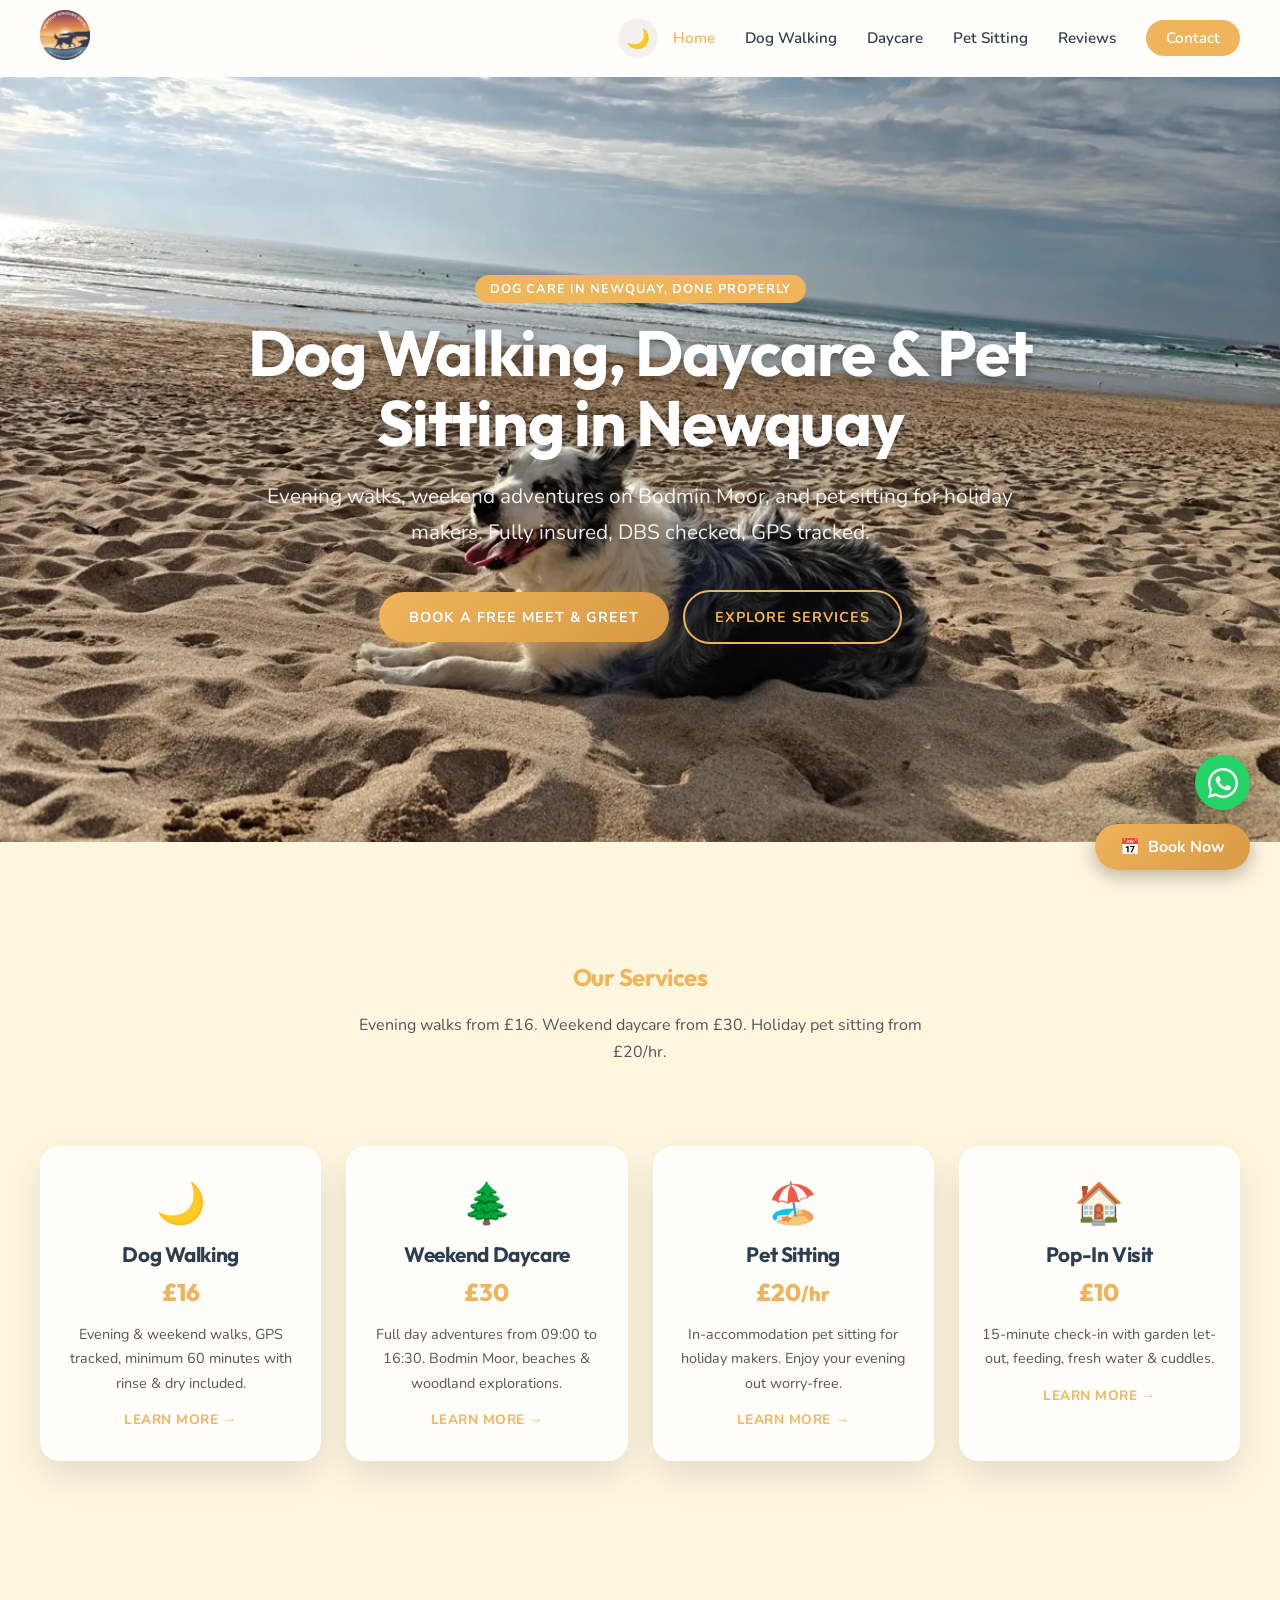
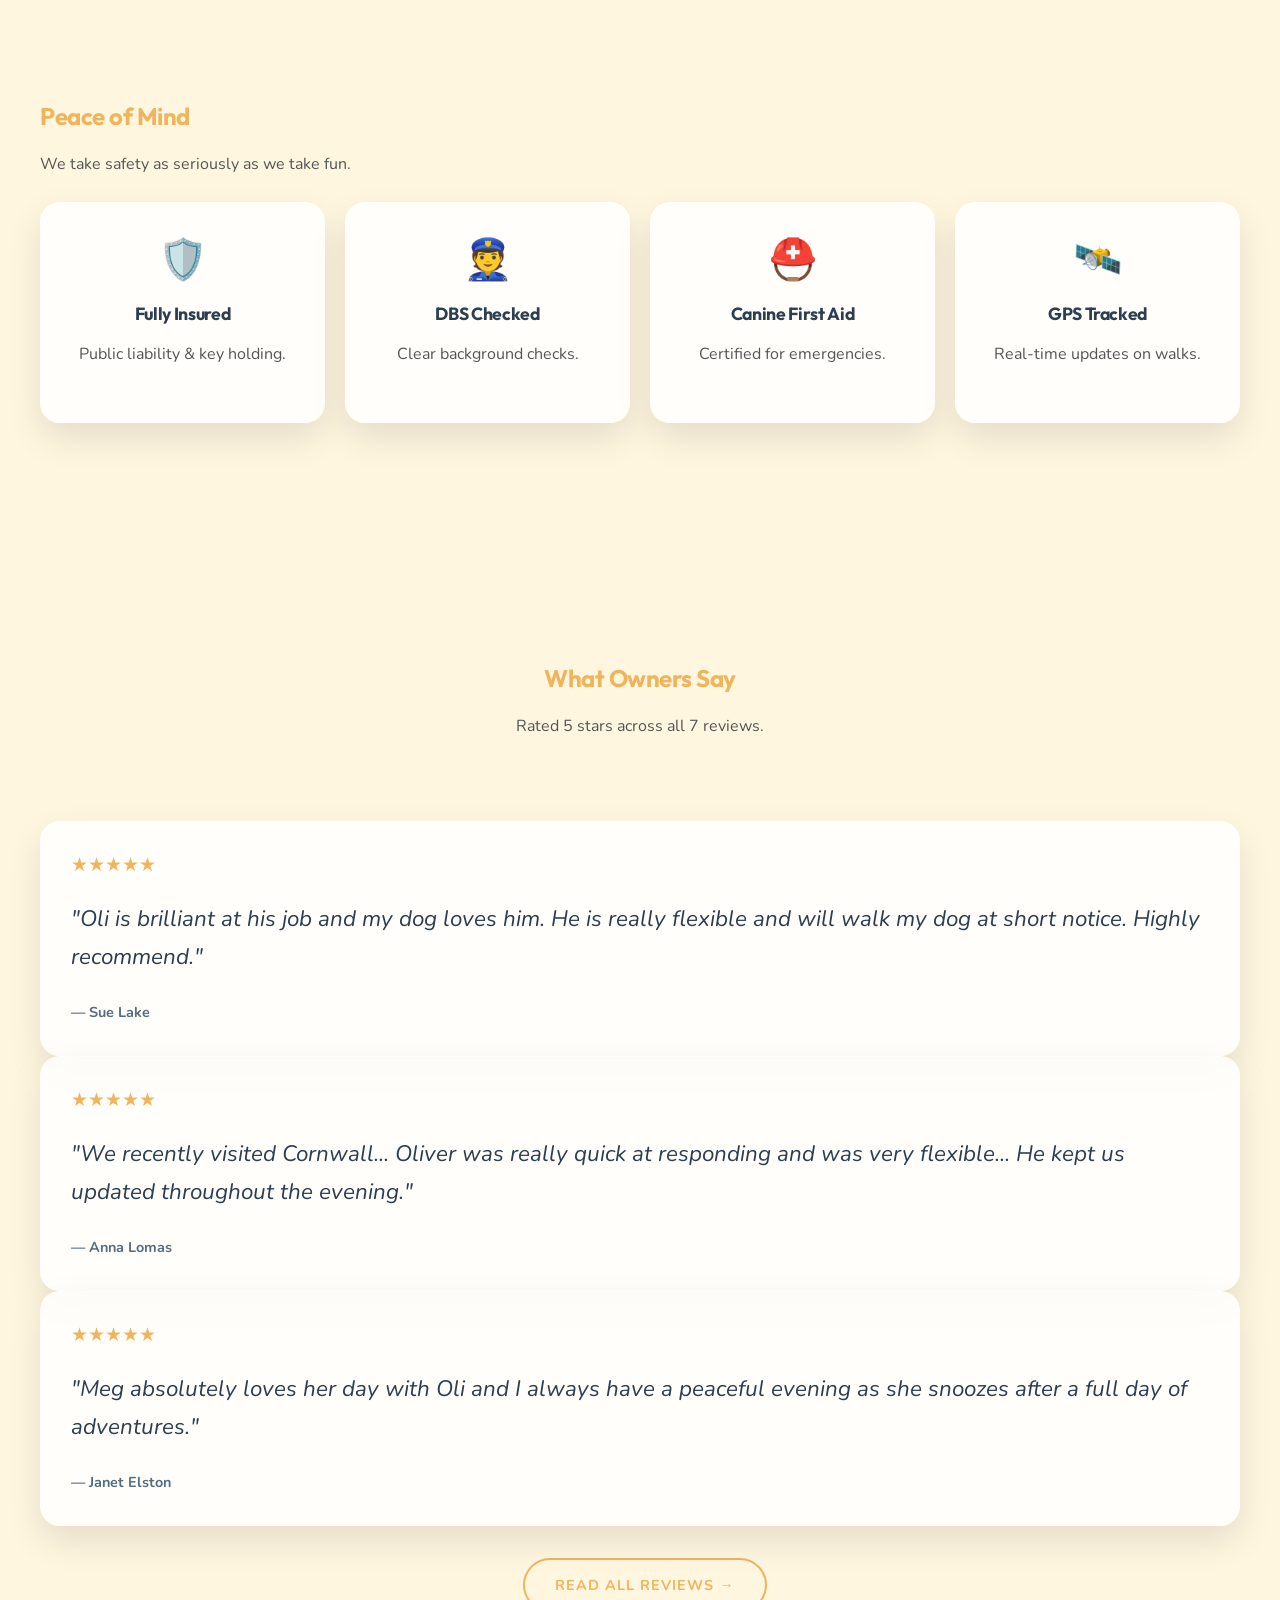
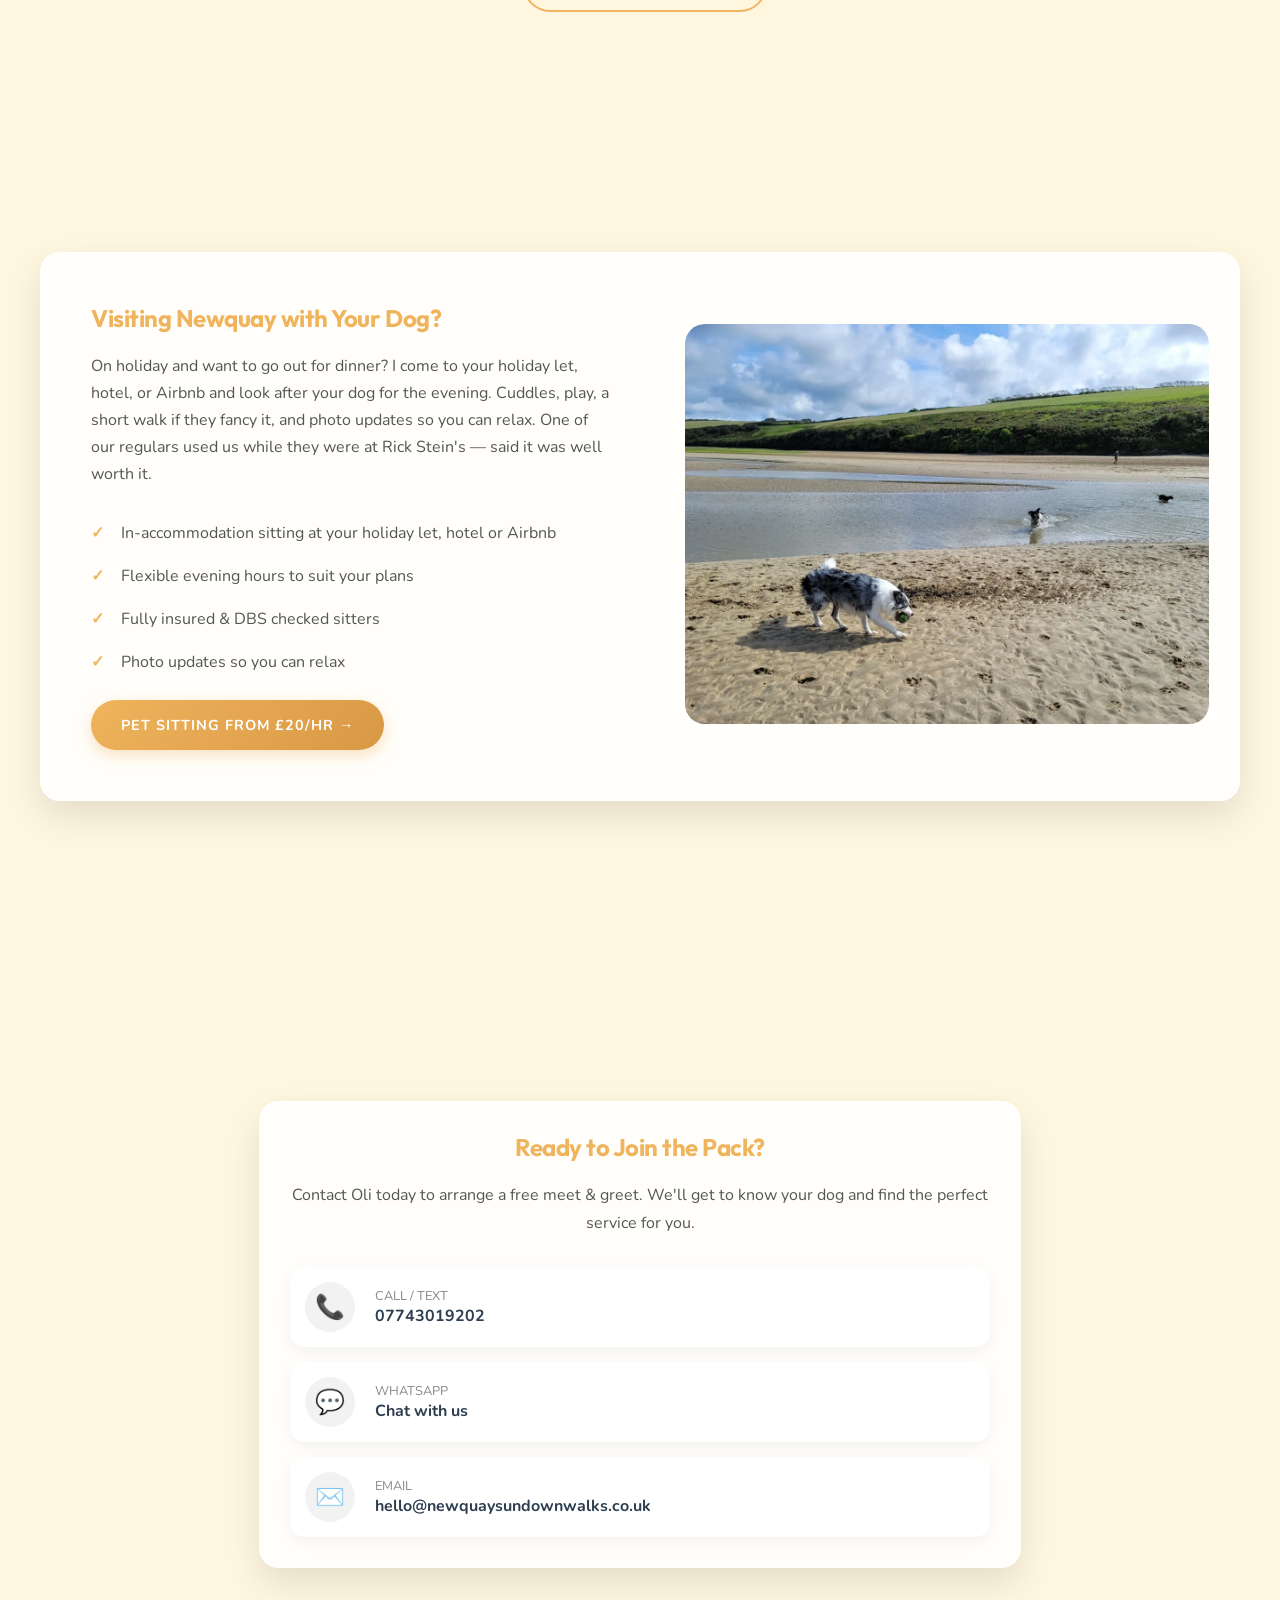
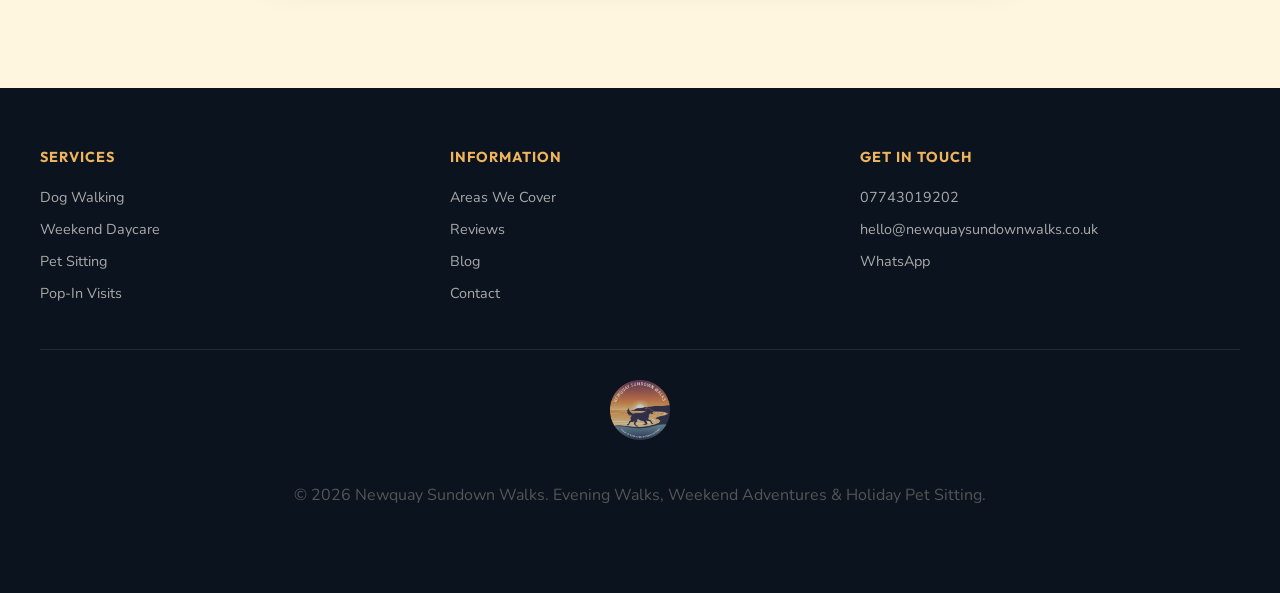
<file: index.html>
<!DOCTYPE html>
<html lang="en-GB">
<head>
    <meta charset="UTF-8">
    <meta name="viewport" content="width=device-width, initial-scale=1.0">
    <meta name="description" content="Professional dog walking, weekend daycare & evening pet sitting in Newquay, Cornwall. Fully insured, DBS checked. From £10. Book a free meet & greet.">
    <meta name="robots" content="index, follow">
    <meta name="author" content="Newquay Sundown Walks">
    <meta name="geo.region" content="GB-CON">
    <meta name="geo.placename" content="Newquay">
    <title>Dog Walking, Daycare & Pet Sitting in Newquay | Newquay Sundown Walks</title>

    <link rel="canonical" href="https://newquaysundownwalks.co.uk/">
    <link rel="icon" href="images/sundown-walks-logo.webp">

    <!-- Open Graph -->
    <meta property="og:type" content="website">
    <meta property="og:url" content="https://newquaysundownwalks.co.uk/">
    <meta property="og:title" content="Dog Walking, Daycare & Pet Sitting in Newquay | Newquay Sundown Walks">
    <meta property="og:description" content="Professional dog walking, weekend daycare & evening pet sitting in Newquay, Cornwall. Fully insured, DBS checked. From £10. Book a free meet & greet.">
    <meta property="og:image" content="https://newquaysundownwalks.co.uk/images/collie-on-beach.webp">
    <meta property="og:locale" content="en_GB">

    <!-- Twitter Card -->
    <meta name="twitter:card" content="summary_large_image">
    <meta name="twitter:title" content="Dog Walking, Daycare & Pet Sitting in Newquay | Newquay Sundown Walks">
    <meta name="twitter:description" content="Professional dog walking, weekend daycare & evening pet sitting in Newquay, Cornwall. Fully insured, DBS checked. From £10.">
    <meta name="twitter:image" content="https://newquaysundownwalks.co.uk/images/collie-on-beach.webp">

    <!-- Structured Data: LocalBusiness -->
    <script type="application/ld+json">
    {
        "@context": "https://schema.org",
        "@type": "LocalBusiness",
        "@id": "https://newquaysundownwalks.co.uk/#business",
        "name": "Newquay Sundown Walks",
        "description": "Professional dog walking, weekend daycare, and evening pet sitting service in Newquay, Cornwall.",
        "url": "https://newquaysundownwalks.co.uk",
        "telephone": "+447743019202",
        "email": "hello@newquaysundownwalks.co.uk",
        "image": "https://newquaysundownwalks.co.uk/images/sundown-walks-logo.webp",
        "priceRange": "££",
        "address": {
            "@type": "PostalAddress",
            "addressLocality": "Newquay",
            "addressRegion": "Cornwall",
            "addressCountry": "GB"
        },
        "geo": {
            "@type": "GeoCoordinates",
            "latitude": 50.412,
            "longitude": -5.076
        },
        "areaServed": {
            "@type": "City",
            "name": "Newquay"
        },
        "openingHoursSpecification": [
            {
                "@type": "OpeningHoursSpecification",
                "dayOfWeek": ["Monday","Tuesday","Wednesday","Thursday","Friday"],
                "opens": "17:00",
                "closes": "22:00"
            },
            {
                "@type": "OpeningHoursSpecification",
                "dayOfWeek": ["Saturday","Sunday"],
                "opens": "09:00",
                "closes": "22:00"
            }
        ],
        "hasOfferCatalog": {
            "@type": "OfferCatalog",
            "name": "Dog Care Services",
            "itemListElement": [
                {
                    "@type": "Offer",
                    "itemOffered": {
                        "@type": "Service",
                        "name": "Pop-In Visit",
                        "description": "15-minute check-in with garden let-out, feeding, and cuddles.",
                        "offers": {
                            "@type": "Offer",
                            "price": "10.00",
                            "priceCurrency": "GBP"
                        }
                    }
                },
                {
                    "@type": "Offer",
                    "itemOffered": {
                        "@type": "Service",
                        "name": "Evening & Weekend Dog Walking",
                        "description": "Professional GPS-tracked dog walking, minimum 60 minutes, with rinse and dry included.",
                        "offers": {
                            "@type": "Offer",
                            "price": "16.00",
                            "priceCurrency": "GBP"
                        }
                    }
                },
                {
                    "@type": "Offer",
                    "itemOffered": {
                        "@type": "Service",
                        "name": "Weekend Daycare",
                        "description": "Full day dog daycare from 09:00 to 16:30, with adventures to Bodmin Moor and Cornish beaches.",
                        "offers": {
                            "@type": "Offer",
                            "price": "30.00",
                            "priceCurrency": "GBP"
                        }
                    }
                },
                {
                    "@type": "Offer",
                    "itemOffered": {
                        "@type": "Service",
                        "name": "Evening Pet Sitting",
                        "description": "In-accommodation pet sitting for holiday makers, perfect for evening restaurant visits in Newquay.",
                        "offers": {
                            "@type": "Offer",
                            "price": "20.00",
                            "priceCurrency": "GBP",
                            "unitText": "per hour"
                        }
                    }
                }
            ]
        },
        "aggregateRating": {
            "@type": "AggregateRating",
            "ratingValue": "5",
            "reviewCount": "7",
            "bestRating": "5"
        },
        "review": [
            {
                "@type": "Review",
                "author": {"@type": "Person", "name": "Sue Lake"},
                "reviewRating": {"@type": "Rating", "ratingValue": "5"},
                "reviewBody": "Oli is brilliant at his job and my dog loves him. He is really flexible and will walk my dog at short notice. Highly recommend."
            },
            {
                "@type": "Review",
                "author": {"@type": "Person", "name": "Radram"},
                "reviewRating": {"@type": "Rating", "ratingValue": "5"},
                "reviewBody": "Been walking our dog Rupert for over 2 years now... especially enjoy the app updates! I can highly recommend."
            },
            {
                "@type": "Review",
                "author": {"@type": "Person", "name": "Janet Elston"},
                "reviewRating": {"@type": "Rating", "ratingValue": "5"},
                "reviewBody": "Meg absolutely loves her day with Oli and I always have a peaceful evening as she snoozes..."
            },
            {
                "@type": "Review",
                "author": {"@type": "Person", "name": "Vivian Swift"},
                "reviewRating": {"@type": "Rating", "ratingValue": "5"},
                "reviewBody": "Oli and the team treat my mad staffy like one of the family. Could not recommend them highly enough..."
            },
            {
                "@type": "Review",
                "author": {"@type": "Person", "name": "Anna Lomas"},
                "reviewRating": {"@type": "Rating", "ratingValue": "5"},
                "reviewBody": "We recently visited Cornwall... Oliver was really quick at responding and was very flexible... He kept us updated..."
            },
            {
                "@type": "Review",
                "author": {"@type": "Person", "name": "Janey Willis"},
                "reviewRating": {"@type": "Rating", "ratingValue": "5"},
                "reviewBody": "Riley absolutely loved Sophie and we could tell he had a great time. Absolutely fabulous service."
            },
            {
                "@type": "Review",
                "author": {"@type": "Person", "name": "Philip Bickle"},
                "reviewRating": {"@type": "Rating", "ratingValue": "5"},
                "reviewBody": "Excellent dog sitting service while we were at Rick Stein's. Well worth it!"
            }
        ]
    }
    </script>

    <!-- Structured Data: FAQPage -->
    <script type="application/ld+json">
    {
        "@context": "https://schema.org",
        "@type": "FAQPage",
        "mainEntity": [
            {
                "@type": "Question",
                "name": "Where do you go for Daycare?",
                "acceptedAnswer": {
                    "@type": "Answer",
                    "text": "We vary our locations to keep it exciting! We visit Bodmin Moor, expansive woodlands, and dog-friendly beaches across Cornwall depending on the weather."
                }
            },
            {
                "@type": "Question",
                "name": "Do you take unneutered dogs?",
                "acceptedAnswer": {
                    "@type": "Answer",
                    "text": "We assess each dog individually during our meet & greet. Safety and pack harmony are our top priorities."
                }
            },
            {
                "@type": "Question",
                "name": "What if it rains?",
                "acceptedAnswer": {
                    "@type": "Answer",
                    "text": "We walk rain or shine! We have professional drying equipment to ensure your dog is returned as clean and dry as possible."
                }
            }
        ]
    }
    </script>

    <link rel="preconnect" href="https://fonts.googleapis.com">
    <link rel="preconnect" href="https://fonts.gstatic.com" crossorigin>
    <link href="https://fonts.googleapis.com/css2?family=Nunito:wght@300;400;600&family=Outfit:wght@300;500;700;800&display=swap" rel="stylesheet">

    <link rel="stylesheet" href="style.css?v=2">
</head>
<body>

    <canvas id="starsCanvas"></canvas>

    <div class="menu-overlay"></div>

    <a href="/contact.html" class="floating-book-btn">
        <span class="btn-icon">📅</span>
        <span class="btn-text">Book Now</span>
    </a>
    <a href="https://wa.me/qr/MWIQHF6UPTQKC1" target="_blank" rel="noopener noreferrer" class="whatsapp-float" aria-label="Contact us on WhatsApp">
        <svg viewBox="0 0 32 32" xmlns="http://www.w3.org/2000/svg">
            <path d="M16 0C7.164 0 0 7.164 0 16c0 2.826.735 5.479 2.016 7.786L0 32l8.433-2.015A15.93 15.93 0 0016 32c8.836 0 16-7.164 16-16S24.836 0 16 0zm0 29.334c-2.568 0-5.053-.739-7.193-2.133l-.516-.306-5.345 1.279 1.279-5.345-.306-.516A13.264 13.264 0 012.666 16c0-7.364 5.97-13.334 13.334-13.334S29.334 8.636 29.334 16 23.364 29.334 16 29.334z"/>
            <path d="M23.567 19.433c-.4-.2-2.367-1.167-2.734-1.3-.366-.134-.633-.2-.9.2-.266.4-1.033 1.3-1.267 1.567-.233.266-.466.3-.866.1-.4-.2-1.687-.622-3.213-1.98-1.188-1.058-1.99-2.365-2.223-2.765-.234-.4-.025-.616.175-.816.18-.18.4-.466.6-.7.2-.233.267-.4.4-.667.133-.266.067-.5-.033-.7-.1-.2-.9-2.167-1.233-2.967-.324-.778-.654-.673-.9-.686-.233-.012-.5-.015-.767-.015s-.7.1-1.067.5c-.366.4-1.4 1.367-1.4 3.333s1.434 3.867 1.634 4.133c.2.267 2.833 4.325 6.866 6.067.959.413 1.708.66 2.292.845.963.306 1.839.263 2.531.159.772-.115 2.367-.967 2.7-1.9.333-.933.333-1.733.233-1.9-.1-.167-.367-.267-.767-.467z"/>
        </svg>
    </a>

    <header>
        <nav role="navigation" aria-label="Main navigation">
            <a href="/" class="logo-container">
                <img src="images/sundown-walks-logo.webp" alt="Newquay Sundown Walks Logo" class="logo-img">
            </a>
            <div class="nav-right">
                <button id="themeToggle" class="theme-toggle-btn" aria-label="Toggle Dark Mode">
                    <span class="icon">🌙</span>
                </button>
                <button class="hamburger" aria-label="Open Menu">☰</button>
                <ul class="nav-links">
                    <li><a href="/" class="nav-active">Home</a></li>
                    <li><a href="/dog-walking-newquay.html">Dog Walking</a></li>
                    <li><a href="/weekend-dog-daycare-newquay.html">Daycare</a></li>
                    <li><a href="/pet-sitting-newquay.html">Pet Sitting</a></li>
                    <li><a href="/reviews.html">Reviews</a></li>
                    <li><a href="/contact.html" class="nav-cta">Contact</a></li>
                </ul>
            </div>
        </nav>
    </header>

    <main>
        <!-- Hero -->
        <section class="hero" style="background-image: url('images/collie-on-beach.webp');">
            <div class="container hero-container">
                <div class="hero-content">
                    <span class="hero-tag">Dog Care in Newquay, Done Properly</span>
                    <h1>Dog Walking, Daycare & Pet Sitting in Newquay</h1>
                    <p class="subtitle">Evening walks, weekend adventures on Bodmin Moor, and pet sitting for holiday makers. Fully insured, DBS checked, GPS tracked.</p>
                    <div class="hero-buttons">
                        <a href="/contact.html" class="cta-button primary">Book a Free Meet & Greet</a>
                        <a href="#services" class="cta-button secondary">Explore Services</a>
                    </div>
                </div>
            </div>
        </section>

        <!-- Service Overview Grid -->
        <section id="services" aria-label="Our dog care services">
            <div class="container">
                <div class="section-header">
                    <h2>Our Services</h2>
                    <p class="section-intro">Evening walks from £16. Weekend daycare from £30. Holiday pet sitting from £20/hr.</p>
                </div>
                <div class="service-overview-grid">
                    <a href="/dog-walking-newquay.html" class="service-overview-card premium-glass">
                        <div class="service-icon">🌙</div>
                        <h3>Dog Walking</h3>
                        <div class="price">£16</div>
                        <p>Evening & weekend walks, GPS tracked, minimum 60 minutes with rinse & dry included.</p>
                        <span class="card-link">Learn More &rarr;</span>
                    </a>
                    <a href="/weekend-dog-daycare-newquay.html" class="service-overview-card premium-glass">
                        <div class="service-icon">🌲</div>
                        <h3>Weekend Daycare</h3>
                        <div class="price">£30</div>
                        <p>Full day adventures from 09:00 to 16:30. Bodmin Moor, beaches & woodland explorations.</p>
                        <span class="card-link">Learn More &rarr;</span>
                    </a>
                    <a href="/pet-sitting-newquay.html" class="service-overview-card premium-glass">
                        <div class="service-icon">🏖️</div>
                        <h3>Pet Sitting</h3>
                        <div class="price">£20<small>/hr</small></div>
                        <p>In-accommodation pet sitting for holiday makers. Enjoy your evening out worry-free.</p>
                        <span class="card-link">Learn More &rarr;</span>
                    </a>
                    <a href="/pop-in-visits-newquay.html" class="service-overview-card premium-glass">
                        <div class="service-icon">🏠</div>
                        <h3>Pop-In Visit</h3>
                        <div class="price">£10</div>
                        <p>15-minute check-in with garden let-out, feeding, fresh water & cuddles.</p>
                        <span class="card-link">Learn More &rarr;</span>
                    </a>
                </div>
            </div>
        </section>

        <!-- Trust Section -->
        <section id="trust" class="trust-section" aria-label="Trust and safety credentials">
            <div class="container">
                <div class="trust-header">
                    <h2>Peace of Mind</h2>
                    <p>We take safety as seriously as we take fun.</p>
                </div>
                <div class="trust-grid">
                    <div class="trust-item premium-glass">
                        <div class="trust-icon">🛡️</div>
                        <h3>Fully Insured</h3>
                        <p>Public liability & key holding.</p>
                    </div>
                    <div class="trust-item premium-glass">
                        <div class="trust-icon">👮</div>
                        <h3>DBS Checked</h3>
                        <p>Clear background checks.</p>
                    </div>
                    <div class="trust-item premium-glass">
                        <div class="trust-icon">⛑️</div>
                        <h3>Canine First Aid</h3>
                        <p>Certified for emergencies.</p>
                    </div>
                    <div class="trust-item premium-glass">
                        <div class="trust-icon">🛰️</div>
                        <h3>GPS Tracked</h3>
                        <p>Real-time updates on walks.</p>
                    </div>
                </div>
            </div>
        </section>

        <!-- Featured Reviews -->
        <section id="reviews" aria-label="Customer reviews">
            <div class="container">
                <div class="section-header">
                    <h2>What Owners Say</h2>
                    <p class="section-intro">Rated 5 stars across all 7 reviews.</p>
                </div>
                <div class="reviews-grid">
                    <div class="review-card premium-glass">
                        <div class="stars">★★★★★</div>
                        <p class="review-quote">"Oli is brilliant at his job and my dog loves him. He is really flexible and will walk my dog at short notice. Highly recommend."</p>
                        <p class="review-author">— Sue Lake</p>
                    </div>
                    <div class="review-card premium-glass">
                        <div class="stars">★★★★★</div>
                        <p class="review-quote">"We recently visited Cornwall... Oliver was really quick at responding and was very flexible... He kept us updated throughout the evening."</p>
                        <p class="review-author">— Anna Lomas</p>
                    </div>
                    <div class="review-card premium-glass">
                        <div class="stars">★★★★★</div>
                        <p class="review-quote">"Meg absolutely loves her day with Oli and I always have a peaceful evening as she snoozes after a full day of adventures."</p>
                        <p class="review-author">— Janet Elston</p>
                    </div>
                </div>
                <div style="text-align: center; margin-top: 2rem;">
                    <a href="/reviews.html" class="cta-button secondary">Read All Reviews &rarr;</a>
                </div>
            </div>
        </section>

        <!-- Holiday Maker Callout -->
        <section id="holiday" aria-label="Holiday maker pet sitting">
            <div class="container">
                <div class="service-card-large premium-glass">
                    <div class="service-content">
                        <h2>Visiting Newquay with Your Dog?</h2>
                        <p>On holiday and want to go out for dinner? I come to your holiday let, hotel, or Airbnb and look after your dog for the evening. Cuddles, play, a short walk if they fancy it, and photo updates so you can relax. One of our regulars used us while they were at Rick Stein's — said it was well worth it.</p>
                        <ul class="feature-list">
                            <li>In-accommodation sitting at your holiday let, hotel or Airbnb</li>
                            <li>Flexible evening hours to suit your plans</li>
                            <li>Fully insured & DBS checked sitters</li>
                            <li>Photo updates so you can relax</li>
                        </ul>
                        <a href="/pet-sitting-newquay.html" class="cta-button primary">Pet Sitting from £20/hr &rarr;</a>
                    </div>
                    <div class="service-img-wrapper">
                        <img src="images/dogs-playing-on-beach.webp" alt="Dogs playing on a Newquay beach — holiday pet sitting available" loading="lazy">
                    </div>
                </div>
            </div>
        </section>

        <!-- Contact CTA -->
        <section id="contact" aria-label="Contact us">
            <div class="container">
                <div class="contact-box premium-glass">
                    <h2>Ready to Join the Pack?</h2>
                    <p>Contact Oli today to arrange a free meet & greet. We'll get to know your dog and find the perfect service for you.</p>
                    <div class="contact-methods">
                        <a href="tel:07743019202" class="contact-method">
                            <span class="icon">📞</span>
                            <span class="details">
                                <span class="label">Call / Text</span>
                                <span class="value">07743019202</span>
                            </span>
                        </a>
                        <a href="https://wa.me/qr/MWIQHF6UPTQKC1" target="_blank" rel="noopener noreferrer" class="contact-method">
                            <span class="icon">💬</span>
                            <span class="details">
                                <span class="label">WhatsApp</span>
                                <span class="value">Chat with us</span>
                            </span>
                        </a>
                        <a href="mailto:hello@newquaysundownwalks.co.uk" class="contact-method">
                            <span class="icon">✉️</span>
                            <span class="details">
                                <span class="label">Email</span>
                                <span class="value">hello@newquaysundownwalks.co.uk</span>
                            </span>
                        </a>
                    </div>
                </div>
            </div>
        </section>
    </main>

    <footer>
        <div class="container">
            <div class="footer-nav">
                <div>
                    <h4>Services</h4>
                    <ul>
                        <li><a href="/dog-walking-newquay.html">Dog Walking</a></li>
                        <li><a href="/weekend-dog-daycare-newquay.html">Weekend Daycare</a></li>
                        <li><a href="/pet-sitting-newquay.html">Pet Sitting</a></li>
                        <li><a href="/pop-in-visits-newquay.html">Pop-In Visits</a></li>
                    </ul>
                </div>
                <div>
                    <h4>Information</h4>
                    <ul>
                        <li><a href="/areas-we-cover.html">Areas We Cover</a></li>
                        <li><a href="/reviews.html">Reviews</a></li>
                        <li><a href="/blog/">Blog</a></li>
                        <li><a href="/contact.html">Contact</a></li>
                    </ul>
                </div>
                <div>
                    <h4>Get In Touch</h4>
                    <ul>
                        <li><a href="tel:07743019202">07743019202</a></li>
                        <li><a href="mailto:hello@newquaysundownwalks.co.uk">hello@newquaysundownwalks.co.uk</a></li>
                        <li><a href="https://wa.me/qr/MWIQHF6UPTQKC1" target="_blank" rel="noopener noreferrer">WhatsApp</a></li>
                    </ul>
                </div>
            </div>
            <div class="footer-bottom">
                <img src="images/sundown-walks-logo.webp" alt="Newquay Sundown Walks" class="footer-logo">
                <p>&copy; 2026 Newquay Sundown Walks. Evening Walks, Weekend Adventures & Holiday Pet Sitting.</p>
            </div>
        </div>
    </footer>

    <script src="shared.js?v=2" defer></script>
</body>
</html>
</file>
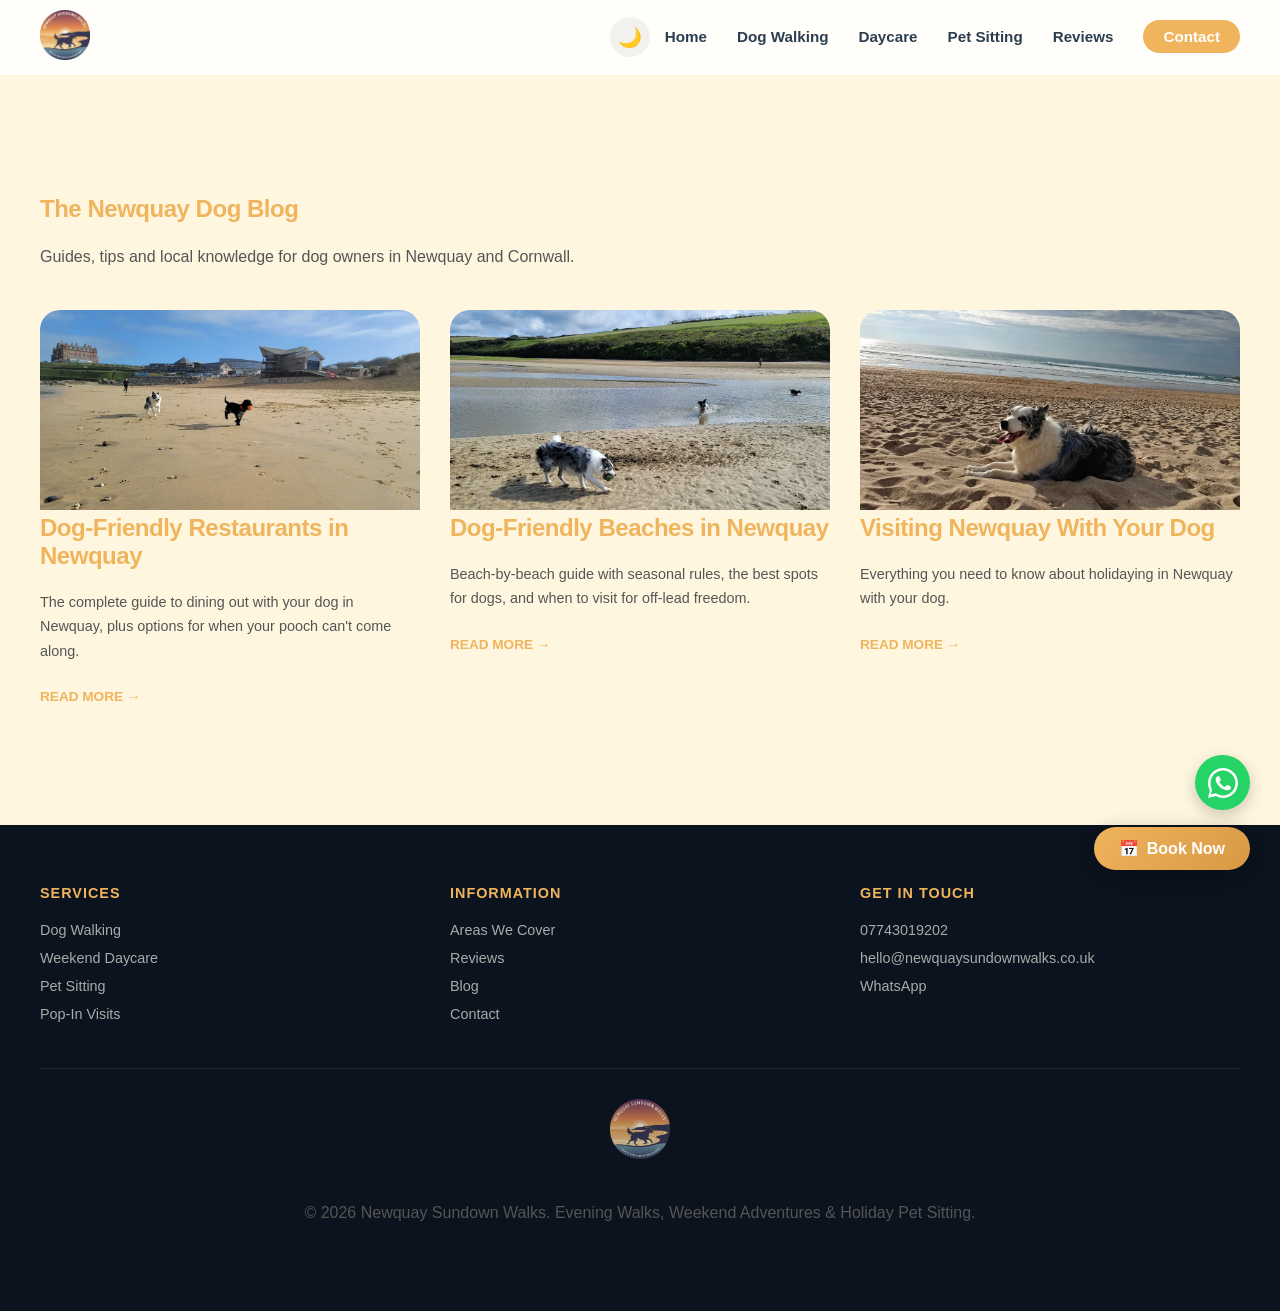
<file: blog/index.html>
<!DOCTYPE html>
<html lang="en-GB">
<head>
    <meta charset="UTF-8">
    <meta name="viewport" content="width=device-width, initial-scale=1.0">
    <title>Dog Blog | Tips for Dog Owners & Holiday Makers in Newquay</title>
    <meta name="description" content="Guides and tips for dog owners visiting or living in Newquay, Cornwall. Dog-friendly beaches, restaurants, walks and more.">
    <meta name="robots" content="index, follow">
    <meta property="og:type" content="website">
    <meta property="og:url" content="https://newquaysundownwalks.co.uk/blog/">
    <meta property="og:title" content="Dog Blog | Tips for Dog Owners & Holiday Makers in Newquay">
    <meta property="og:description" content="Guides and tips for dog owners visiting or living in Newquay, Cornwall. Dog-friendly beaches, restaurants, walks and more.">
    <meta property="og:image" content="https://newquaysundownwalks.co.uk/images/collie-on-beach.webp">
    <link rel="canonical" href="https://newquaysundownwalks.co.uk/blog/">
    <link rel="preconnect" href="https://fonts.googleapis.com">
    <link rel="preconnect" href="https://fonts.gstatic.com" crossorigin>
    <link href="https://fonts.googleapis.com/css2?family=Inter:wght@400;500;600;700&family=Playfair+Display:wght@700&display=swap" rel="stylesheet">
    <link rel="stylesheet" href="../style.css?v=2">
    <script type="application/ld+json">
    {
        "@context": "https://schema.org",
        "@type": "Blog",
        "name": "The Newquay Dog Blog",
        "description": "Guides and tips for dog owners visiting or living in Newquay, Cornwall.",
        "url": "https://newquaysundownwalks.co.uk/blog/",
        "publisher": {
            "@type": "Organization",
            "name": "Newquay Sundown Walks",
            "url": "https://newquaysundownwalks.co.uk"
        },
        "blogPost": [
            {
                "@type": "BlogPosting",
                "headline": "Dog-Friendly Restaurants in Newquay",
                "url": "https://newquaysundownwalks.co.uk/blog/dog-friendly-restaurants-newquay.html"
            },
            {
                "@type": "BlogPosting",
                "headline": "Dog-Friendly Beaches in Newquay",
                "url": "https://newquaysundownwalks.co.uk/blog/dog-friendly-beaches-newquay.html"
            },
            {
                "@type": "BlogPosting",
                "headline": "Visiting Newquay With Your Dog",
                "url": "https://newquaysundownwalks.co.uk/blog/visiting-newquay-with-your-dog.html"
            }
        ]
    }
    </script>
</head>
<body>
    <canvas id="starsCanvas"></canvas>
    <div class="menu-overlay"></div>
    <a href="/contact.html" class="floating-book-btn">
        <span class="btn-icon">📅</span>
        <span class="btn-text">Book Now</span>
    </a>
    <a href="https://wa.me/qr/MWIQHF6UPTQKC1" target="_blank" rel="noopener noreferrer" class="whatsapp-float" aria-label="Contact us on WhatsApp">
        <svg viewBox="0 0 32 32" xmlns="http://www.w3.org/2000/svg">
            <path d="M16 0C7.164 0 0 7.164 0 16c0 2.826.735 5.479 2.016 7.786L0 32l8.433-2.015A15.93 15.93 0 0016 32c8.836 0 16-7.164 16-16S24.836 0 16 0zm0 29.334c-2.568 0-5.053-.739-7.193-2.133l-.516-.306-5.345 1.279 1.279-5.345-.306-.516A13.264 13.264 0 012.666 16c0-7.364 5.97-13.334 13.334-13.334S29.334 8.636 29.334 16 23.364 29.334 16 29.334z"/>
            <path d="M23.567 19.433c-.4-.2-2.367-1.167-2.734-1.3-.366-.134-.633-.2-.9.2-.266.4-1.033 1.3-1.267 1.567-.233.266-.466.3-.866.1-.4-.2-1.687-.622-3.213-1.98-1.188-1.058-1.99-2.365-2.223-2.765-.234-.4-.025-.616.175-.816.18-.18.4-.466.6-.7.2-.233.267-.4.4-.667.133-.266.067-.5-.033-.7-.1-.2-.9-2.167-1.233-2.967-.324-.778-.654-.673-.9-.686-.233-.012-.5-.015-.767-.015s-.7.1-1.067.5c-.366.4-1.4 1.367-1.4 3.333s1.434 3.867 1.634 4.133c.2.267 2.833 4.325 6.866 6.067.959.413 1.708.66 2.292.845.963.306 1.839.263 2.531.159.772-.115 2.367-.967 2.7-1.9.333-.933.333-1.733.233-1.9-.1-.167-.367-.267-.767-.467z"/>
        </svg>
    </a>

    <header>
        <nav role="navigation" aria-label="Main navigation">
            <a href="/" class="logo-container">
                <img src="../images/sundown-walks-logo.webp" alt="Newquay Sundown Walks Logo" class="logo-img">
            </a>
            <div class="nav-right">
                <button id="themeToggle" class="theme-toggle-btn" aria-label="Toggle Dark Mode">
                    <span class="icon">🌙</span>
                </button>
                <button class="hamburger" aria-label="Open Menu">☰</button>
                <ul class="nav-links">
                    <li><a href="/">Home</a></li>
                    <li><a href="/dog-walking-newquay.html">Dog Walking</a></li>
                    <li><a href="/weekend-dog-daycare-newquay.html">Daycare</a></li>
                    <li><a href="/pet-sitting-newquay.html">Pet Sitting</a></li>
                    <li><a href="/reviews.html">Reviews</a></li>
                    <li><a href="/contact.html" class="nav-cta">Contact</a></li>
                </ul>
            </div>
        </nav>
    </header>

    <main>
        <section class="blog-listing">
            <div class="container">
                <h1>The Newquay Dog Blog</h1>
                <p class="section-subtitle">Guides, tips and local knowledge for dog owners in Newquay and Cornwall.</p>

                <div class="blog-grid">
                    <a href="dog-friendly-restaurants-newquay.html" class="blog-card">
                        <div class="blog-card-image">
                            <img src="../images/fistral.webp" alt="Dog-friendly restaurants in Newquay" loading="lazy">
                        </div>
                        <div class="blog-card-content">
                            <h2>Dog-Friendly Restaurants in Newquay</h2>
                            <p>The complete guide to dining out with your dog in Newquay, plus options for when your pooch can't come along.</p>
                            <span class="read-more">Read more &rarr;</span>
                        </div>
                    </a>

                    <a href="dog-friendly-beaches-newquay.html" class="blog-card">
                        <div class="blog-card-image">
                            <img src="../images/dogs-playing-on-beach.webp" alt="Dogs playing on a beach in Newquay" loading="lazy">
                        </div>
                        <div class="blog-card-content">
                            <h2>Dog-Friendly Beaches in Newquay</h2>
                            <p>Beach-by-beach guide with seasonal rules, the best spots for dogs, and when to visit for off-lead freedom.</p>
                            <span class="read-more">Read more &rarr;</span>
                        </div>
                    </a>

                    <a href="visiting-newquay-with-your-dog.html" class="blog-card">
                        <div class="blog-card-image">
                            <img src="../images/collie-on-beach.webp" alt="Collie on a beach in Newquay" loading="lazy">
                        </div>
                        <div class="blog-card-content">
                            <h2>Visiting Newquay With Your Dog</h2>
                            <p>Everything you need to know about holidaying in Newquay with your dog.</p>
                            <span class="read-more">Read more &rarr;</span>
                        </div>
                    </a>
                </div>
            </div>
        </section>
    </main>

    <footer>
        <div class="container">
            <div class="footer-nav">
                <div>
                    <h4>Services</h4>
                    <ul>
                        <li><a href="/dog-walking-newquay.html">Dog Walking</a></li>
                        <li><a href="/weekend-dog-daycare-newquay.html">Weekend Daycare</a></li>
                        <li><a href="/pet-sitting-newquay.html">Pet Sitting</a></li>
                        <li><a href="/pop-in-visits-newquay.html">Pop-In Visits</a></li>
                    </ul>
                </div>
                <div>
                    <h4>Information</h4>
                    <ul>
                        <li><a href="/areas-we-cover.html">Areas We Cover</a></li>
                        <li><a href="/reviews.html">Reviews</a></li>
                        <li><a href="/blog/">Blog</a></li>
                        <li><a href="/contact.html">Contact</a></li>
                    </ul>
                </div>
                <div>
                    <h4>Get In Touch</h4>
                    <ul>
                        <li><a href="tel:07743019202">07743019202</a></li>
                        <li><a href="mailto:hello@newquaysundownwalks.co.uk">hello@newquaysundownwalks.co.uk</a></li>
                        <li><a href="https://wa.me/qr/MWIQHF6UPTQKC1" target="_blank" rel="noopener noreferrer">WhatsApp</a></li>
                    </ul>
                </div>
            </div>
            <div class="footer-bottom">
                <img src="../images/sundown-walks-logo.webp" alt="Newquay Sundown Walks" class="footer-logo">
                <p>&copy; 2026 Newquay Sundown Walks. Evening Walks, Weekend Adventures & Holiday Pet Sitting.</p>
            </div>
        </div>
    </footer>

    <script src="../shared.js?v=2" defer></script>
</body>
</html>
</file>
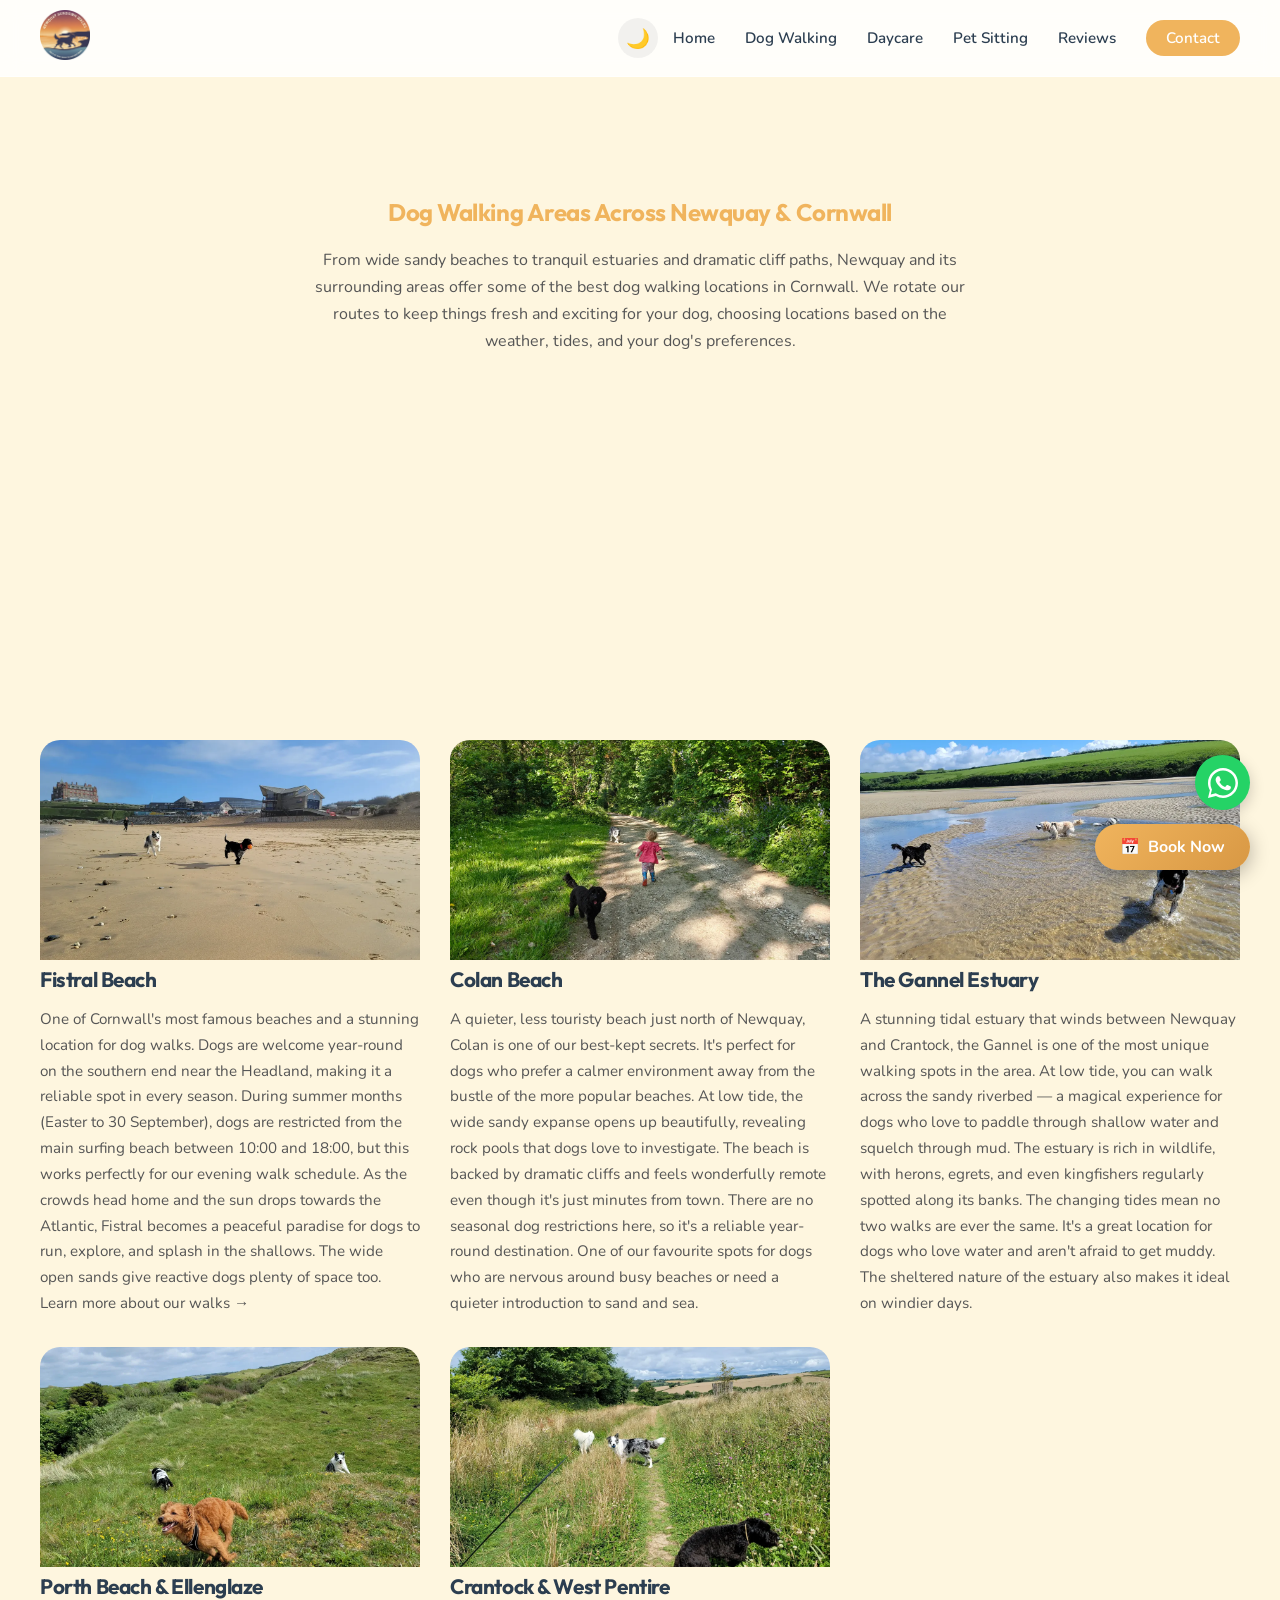
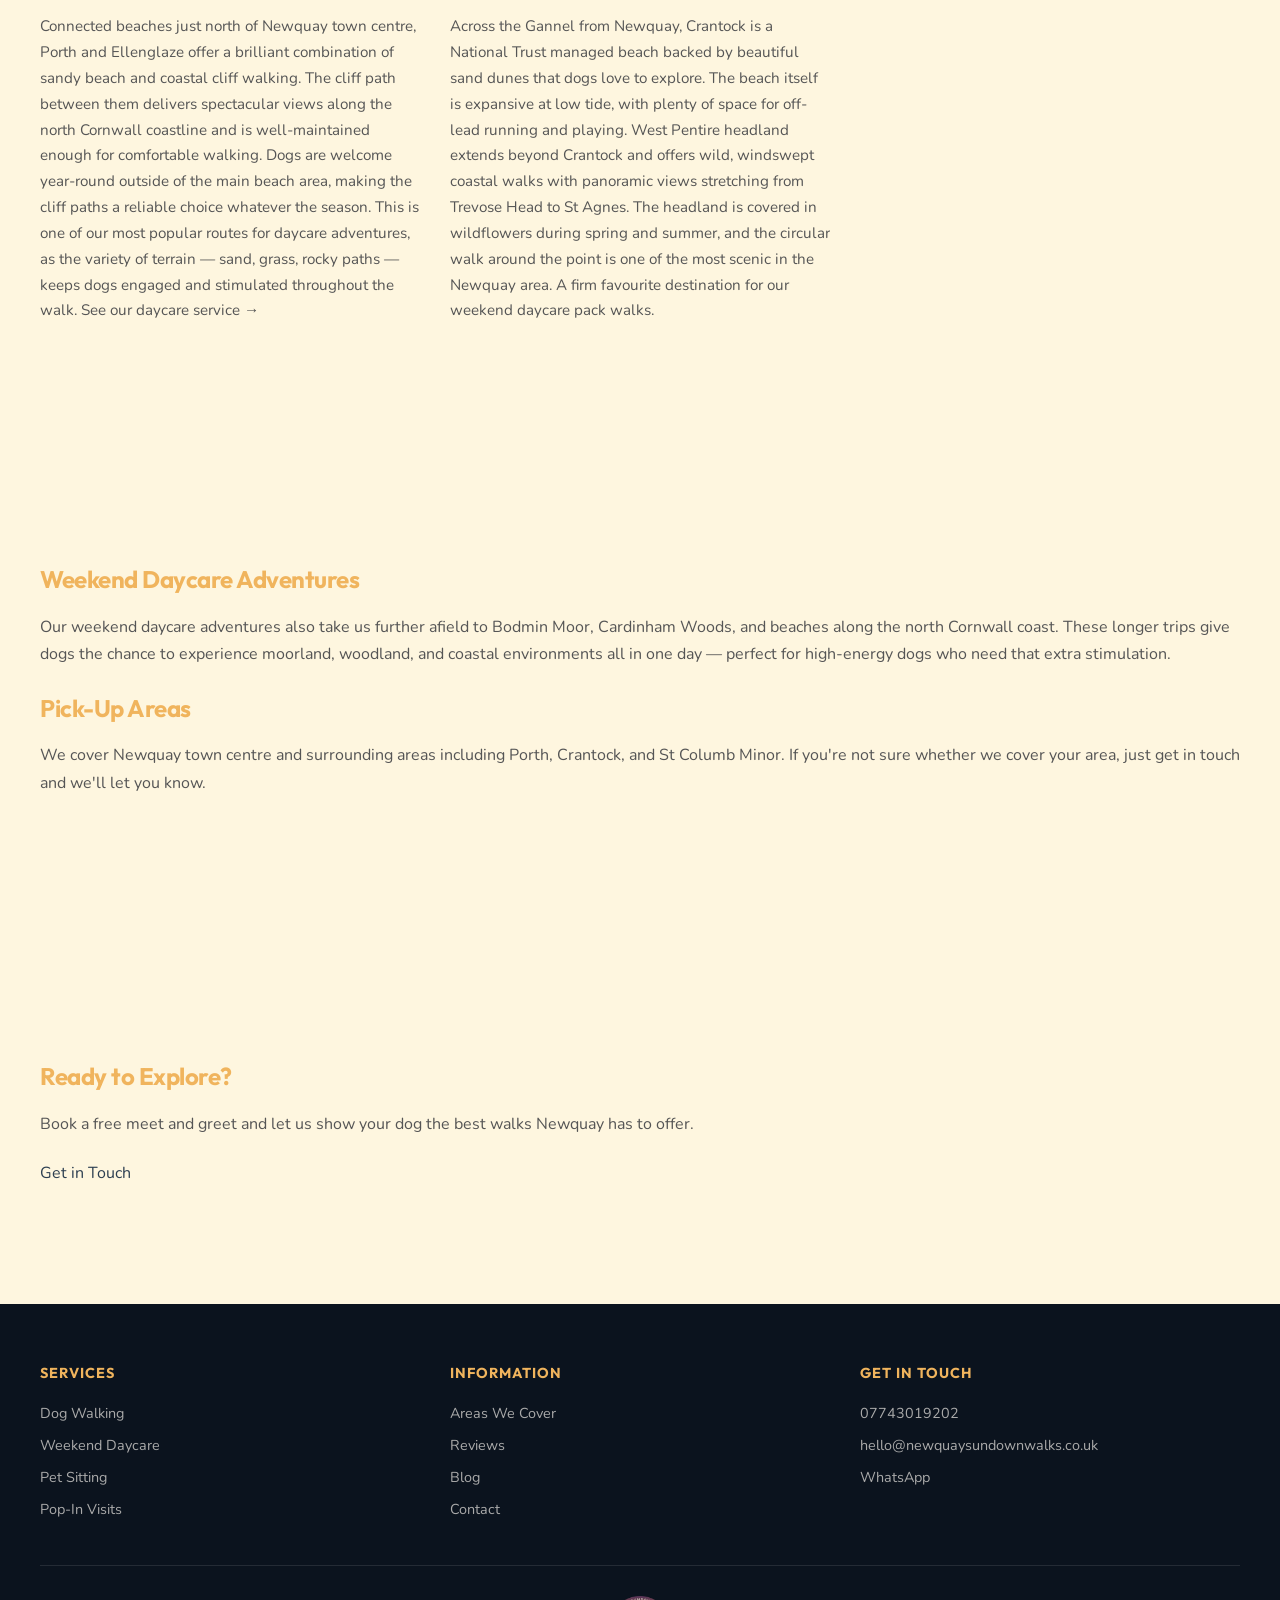
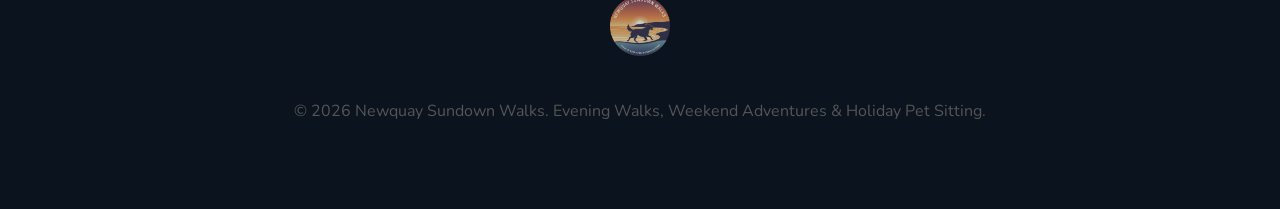
<file: areas-we-cover.html>
<!DOCTYPE html>
<html lang="en-GB">
<head>
    <meta charset="UTF-8">
    <meta name="viewport" content="width=device-width, initial-scale=1.0">
    <title>Areas We Cover | Dog Walking Across Newquay & Cornwall | Newquay Sundown Walks</title>
    <meta name="description" content="We walk dogs across Newquay including Fistral Beach, Crantock, the Gannel, Colan & more. Daycare adventures to Bodmin Moor.">
    <meta name="robots" content="index, follow">
    <meta property="og:type" content="website">
    <meta property="og:url" content="https://newquaysundownwalks.co.uk/areas-we-cover.html">
    <meta property="og:title" content="Areas We Cover | Dog Walking Across Newquay & Cornwall">
    <meta property="og:description" content="We walk dogs across Newquay including Fistral Beach, Crantock, the Gannel, Colan & more. Daycare adventures to Bodmin Moor.">
    <meta property="og:image" content="https://newquaysundownwalks.co.uk/images/fistral.webp">
    <link rel="canonical" href="https://newquaysundownwalks.co.uk/areas-we-cover.html">
    <link rel="preconnect" href="https://fonts.googleapis.com">
    <link rel="preconnect" href="https://fonts.gstatic.com" crossorigin>
    <link href="https://fonts.googleapis.com/css2?family=Nunito:wght@400;600;700&family=Outfit:wght@400;500;600;700&display=swap" rel="stylesheet">
    <link rel="stylesheet" href="style.css?v=2">
</head>
<body>
    <canvas id="starsCanvas"></canvas>
    <div class="menu-overlay"></div>
    <a href="/contact.html" class="floating-book-btn">
        <span class="btn-icon">📅</span>
        <span class="btn-text">Book Now</span>
    </a>
    <a href="https://wa.me/qr/MWIQHF6UPTQKC1" target="_blank" rel="noopener noreferrer" class="whatsapp-float" aria-label="Contact us on WhatsApp">
        <svg viewBox="0 0 32 32" xmlns="http://www.w3.org/2000/svg">
            <path d="M16 0C7.164 0 0 7.164 0 16c0 2.826.735 5.479 2.016 7.786L0 32l8.433-2.015A15.93 15.93 0 0016 32c8.836 0 16-7.164 16-16S24.836 0 16 0zm0 29.334c-2.568 0-5.053-.739-7.193-2.133l-.516-.306-5.345 1.279 1.279-5.345-.306-.516A13.264 13.264 0 012.666 16c0-7.364 5.97-13.334 13.334-13.334S29.334 8.636 29.334 16 23.364 29.334 16 29.334z"/>
            <path d="M23.567 19.433c-.4-.2-2.367-1.167-2.734-1.3-.366-.134-.633-.2-.9.2-.266.4-1.033 1.3-1.267 1.567-.233.266-.466.3-.866.1-.4-.2-1.687-.622-3.213-1.98-1.188-1.058-1.99-2.365-2.223-2.765-.234-.4-.025-.616.175-.816.18-.18.4-.466.6-.7.2-.233.267-.4.4-.667.133-.266.067-.5-.033-.7-.1-.2-.9-2.167-1.233-2.967-.324-.778-.654-.673-.9-.686-.233-.012-.5-.015-.767-.015s-.7.1-1.067.5c-.366.4-1.4 1.367-1.4 3.333s1.434 3.867 1.634 4.133c.2.267 2.833 4.325 6.866 6.067.959.413 1.708.66 2.292.845.963.306 1.839.263 2.531.159.772-.115 2.367-.967 2.7-1.9.333-.933.333-1.733.233-1.9-.1-.167-.367-.267-.767-.467z"/>
        </svg>
    </a>

    <header>
        <nav role="navigation" aria-label="Main navigation">
            <a href="/" class="logo-container">
                <img src="images/sundown-walks-logo.webp" alt="Newquay Sundown Walks Logo" class="logo-img">
            </a>
            <div class="nav-right">
                <button id="themeToggle" class="theme-toggle-btn" aria-label="Toggle Dark Mode">
                    <span class="icon">🌙</span>
                </button>
                <button class="hamburger" aria-label="Open Menu">☰</button>
                <ul class="nav-links">
                    <li><a href="/">Home</a></li>
                    <li><a href="/dog-walking-newquay.html">Dog Walking</a></li>
                    <li><a href="/weekend-dog-daycare-newquay.html">Daycare</a></li>
                    <li><a href="/pet-sitting-newquay.html">Pet Sitting</a></li>
                    <li><a href="/reviews.html">Reviews</a></li>
                    <li><a href="/contact.html" class="nav-cta">Contact</a></li>
                </ul>
            </div>
        </nav>
    </header>

    <main>
        <section class="section-header">
            <div class="container">
                <h1>Dog Walking Areas Across Newquay & Cornwall</h1>
                <p>From wide sandy beaches to tranquil estuaries and dramatic cliff paths, Newquay and its surrounding areas offer some of the best dog walking locations in Cornwall. We rotate our routes to keep things fresh and exciting for your dog, choosing locations based on the weather, tides, and your dog's preferences.</p>
            </div>
        </section>

        <section class="locations-section">
            <div class="container">
                <div class="location-grid">
                    <div class="location-card glass-card">
                        <img src="images/fistral.webp" loading="lazy" alt="Fistral Beach in Newquay, a popular dog walking spot">
                        <h3>Fistral Beach</h3>
                        <p>One of Cornwall's most famous beaches and a stunning location for dog walks. Dogs are welcome year-round on the southern end near the Headland, making it a reliable spot in every season. During summer months (Easter to 30 September), dogs are restricted from the main surfing beach between 10:00 and 18:00, but this works perfectly for our evening walk schedule. As the crowds head home and the sun drops towards the Atlantic, Fistral becomes a peaceful paradise for dogs to run, explore, and splash in the shallows. The wide open sands give reactive dogs plenty of space too. <a href="/dog-walking-newquay.html">Learn more about our walks &rarr;</a></p>
                    </div>

                    <div class="location-card glass-card">
                        <img src="images/colan.webp" loading="lazy" alt="Colan Beach near Newquay, a quiet beach for dog walking">
                        <h3>Colan Beach</h3>
                        <p>A quieter, less touristy beach just north of Newquay, Colan is one of our best-kept secrets. It's perfect for dogs who prefer a calmer environment away from the bustle of the more popular beaches. At low tide, the wide sandy expanse opens up beautifully, revealing rock pools that dogs love to investigate. The beach is backed by dramatic cliffs and feels wonderfully remote even though it's just minutes from town. There are no seasonal dog restrictions here, so it's a reliable year-round destination. One of our favourite spots for dogs who are nervous around busy beaches or need a quieter introduction to sand and sea.</p>
                    </div>

                    <div class="location-card glass-card">
                        <img src="images/gannel.webp" loading="lazy" alt="The Gannel Estuary between Newquay and Crantock">
                        <h3>The Gannel Estuary</h3>
                        <p>A stunning tidal estuary that winds between Newquay and Crantock, the Gannel is one of the most unique walking spots in the area. At low tide, you can walk across the sandy riverbed — a magical experience for dogs who love to paddle through shallow water and squelch through mud. The estuary is rich in wildlife, with herons, egrets, and even kingfishers regularly spotted along its banks. The changing tides mean no two walks are ever the same. It's a great location for dogs who love water and aren't afraid to get muddy. The sheltered nature of the estuary also makes it ideal on windier days.</p>
                    </div>

                    <div class="location-card glass-card">
                        <img src="images/ellenglaze.webp" loading="lazy" alt="Porth Beach and Ellenglaze with cliff path views">
                        <h3>Porth Beach & Ellenglaze</h3>
                        <p>Connected beaches just north of Newquay town centre, Porth and Ellenglaze offer a brilliant combination of sandy beach and coastal cliff walking. The cliff path between them delivers spectacular views along the north Cornwall coastline and is well-maintained enough for comfortable walking. Dogs are welcome year-round outside of the main beach area, making the cliff paths a reliable choice whatever the season. This is one of our most popular routes for daycare adventures, as the variety of terrain — sand, grass, rocky paths — keeps dogs engaged and stimulated throughout the walk. <a href="/weekend-dog-daycare-newquay.html">See our daycare service &rarr;</a></p>
                    </div>

                    <div class="location-card glass-card">
                        <img src="images/sang.webp" loading="lazy" alt="Crantock Beach and West Pentire headland">
                        <h3>Crantock & West Pentire</h3>
                        <p>Across the Gannel from Newquay, Crantock is a National Trust managed beach backed by beautiful sand dunes that dogs love to explore. The beach itself is expansive at low tide, with plenty of space for off-lead running and playing. West Pentire headland extends beyond Crantock and offers wild, windswept coastal walks with panoramic views stretching from Trevose Head to St Agnes. The headland is covered in wildflowers during spring and summer, and the circular walk around the point is one of the most scenic in the Newquay area. A firm favourite destination for our weekend daycare pack walks.</p>
                    </div>
                </div>
            </div>
        </section>

        <section class="further-afield">
            <div class="container">
                <h2>Weekend Daycare Adventures</h2>
                <p>Our weekend daycare adventures also take us further afield to Bodmin Moor, Cardinham Woods, and beaches along the north Cornwall coast. These longer trips give dogs the chance to experience moorland, woodland, and coastal environments all in one day — perfect for high-energy dogs who need that extra stimulation.</p>

                <h2>Pick-Up Areas</h2>
                <p>We cover Newquay town centre and surrounding areas including Porth, Crantock, and St Columb Minor. If you're not sure whether we cover your area, just get in touch and we'll let you know.</p>
            </div>
        </section>

        <section class="cta-section">
            <div class="container">
                <div class="glass-card cta-card">
                    <h2>Ready to Explore?</h2>
                    <p>Book a free meet and greet and let us show your dog the best walks Newquay has to offer.</p>
                    <a href="/contact.html" class="btn btn-primary">Get in Touch</a>
                </div>
            </div>
        </section>
    </main>

    <footer>
        <div class="container">
            <div class="footer-nav">
                <div>
                    <h4>Services</h4>
                    <ul>
                        <li><a href="/dog-walking-newquay.html">Dog Walking</a></li>
                        <li><a href="/weekend-dog-daycare-newquay.html">Weekend Daycare</a></li>
                        <li><a href="/pet-sitting-newquay.html">Pet Sitting</a></li>
                        <li><a href="/pop-in-visits-newquay.html">Pop-In Visits</a></li>
                    </ul>
                </div>
                <div>
                    <h4>Information</h4>
                    <ul>
                        <li><a href="/areas-we-cover.html">Areas We Cover</a></li>
                        <li><a href="/reviews.html">Reviews</a></li>
                        <li><a href="/blog/">Blog</a></li>
                        <li><a href="/contact.html">Contact</a></li>
                    </ul>
                </div>
                <div>
                    <h4>Get In Touch</h4>
                    <ul>
                        <li><a href="tel:07743019202">07743019202</a></li>
                        <li><a href="mailto:hello@newquaysundownwalks.co.uk">hello@newquaysundownwalks.co.uk</a></li>
                        <li><a href="https://wa.me/qr/MWIQHF6UPTQKC1" target="_blank" rel="noopener noreferrer">WhatsApp</a></li>
                    </ul>
                </div>
            </div>
            <div class="footer-bottom">
                <img src="images/sundown-walks-logo.webp" alt="Newquay Sundown Walks" class="footer-logo">
                <p>&copy; 2026 Newquay Sundown Walks. Evening Walks, Weekend Adventures & Holiday Pet Sitting.</p>
            </div>
        </div>
    </footer>

    <script src="shared.js?v=2" defer></script>
</body>
</html>
</file>
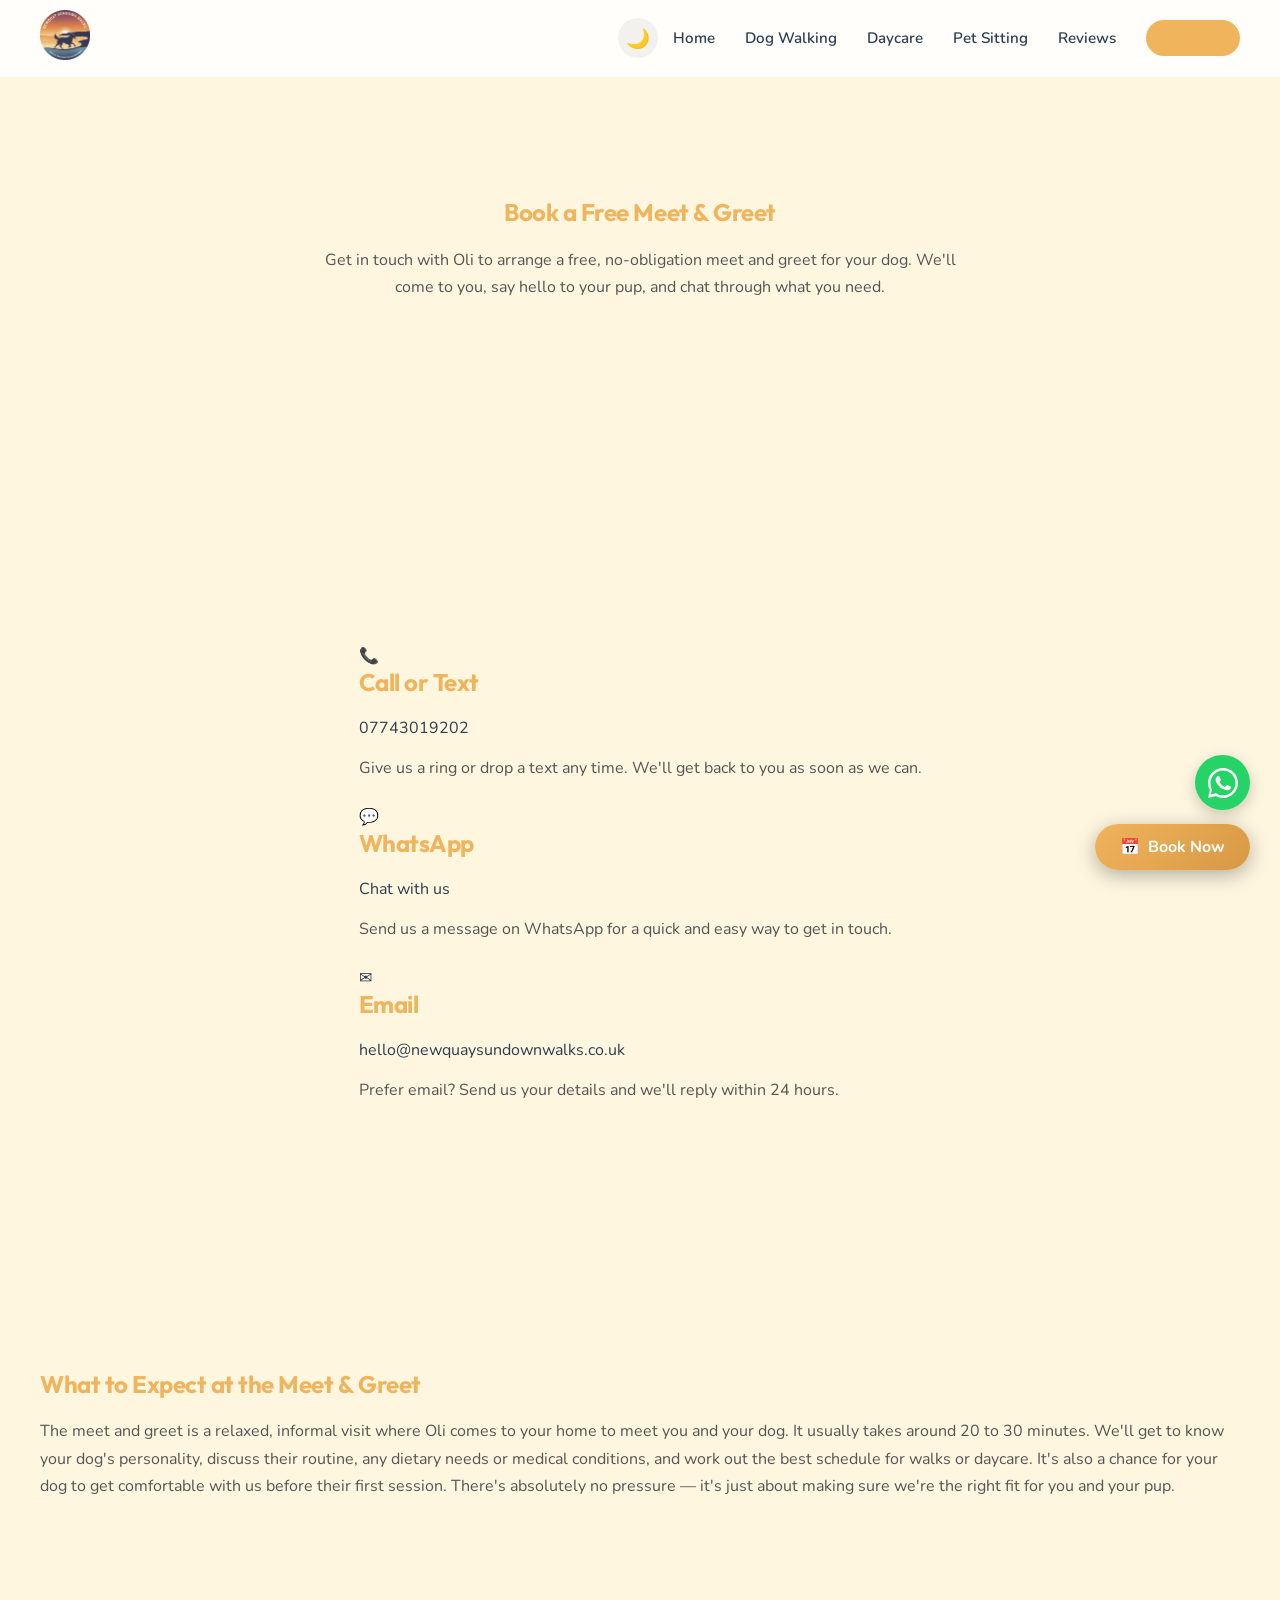
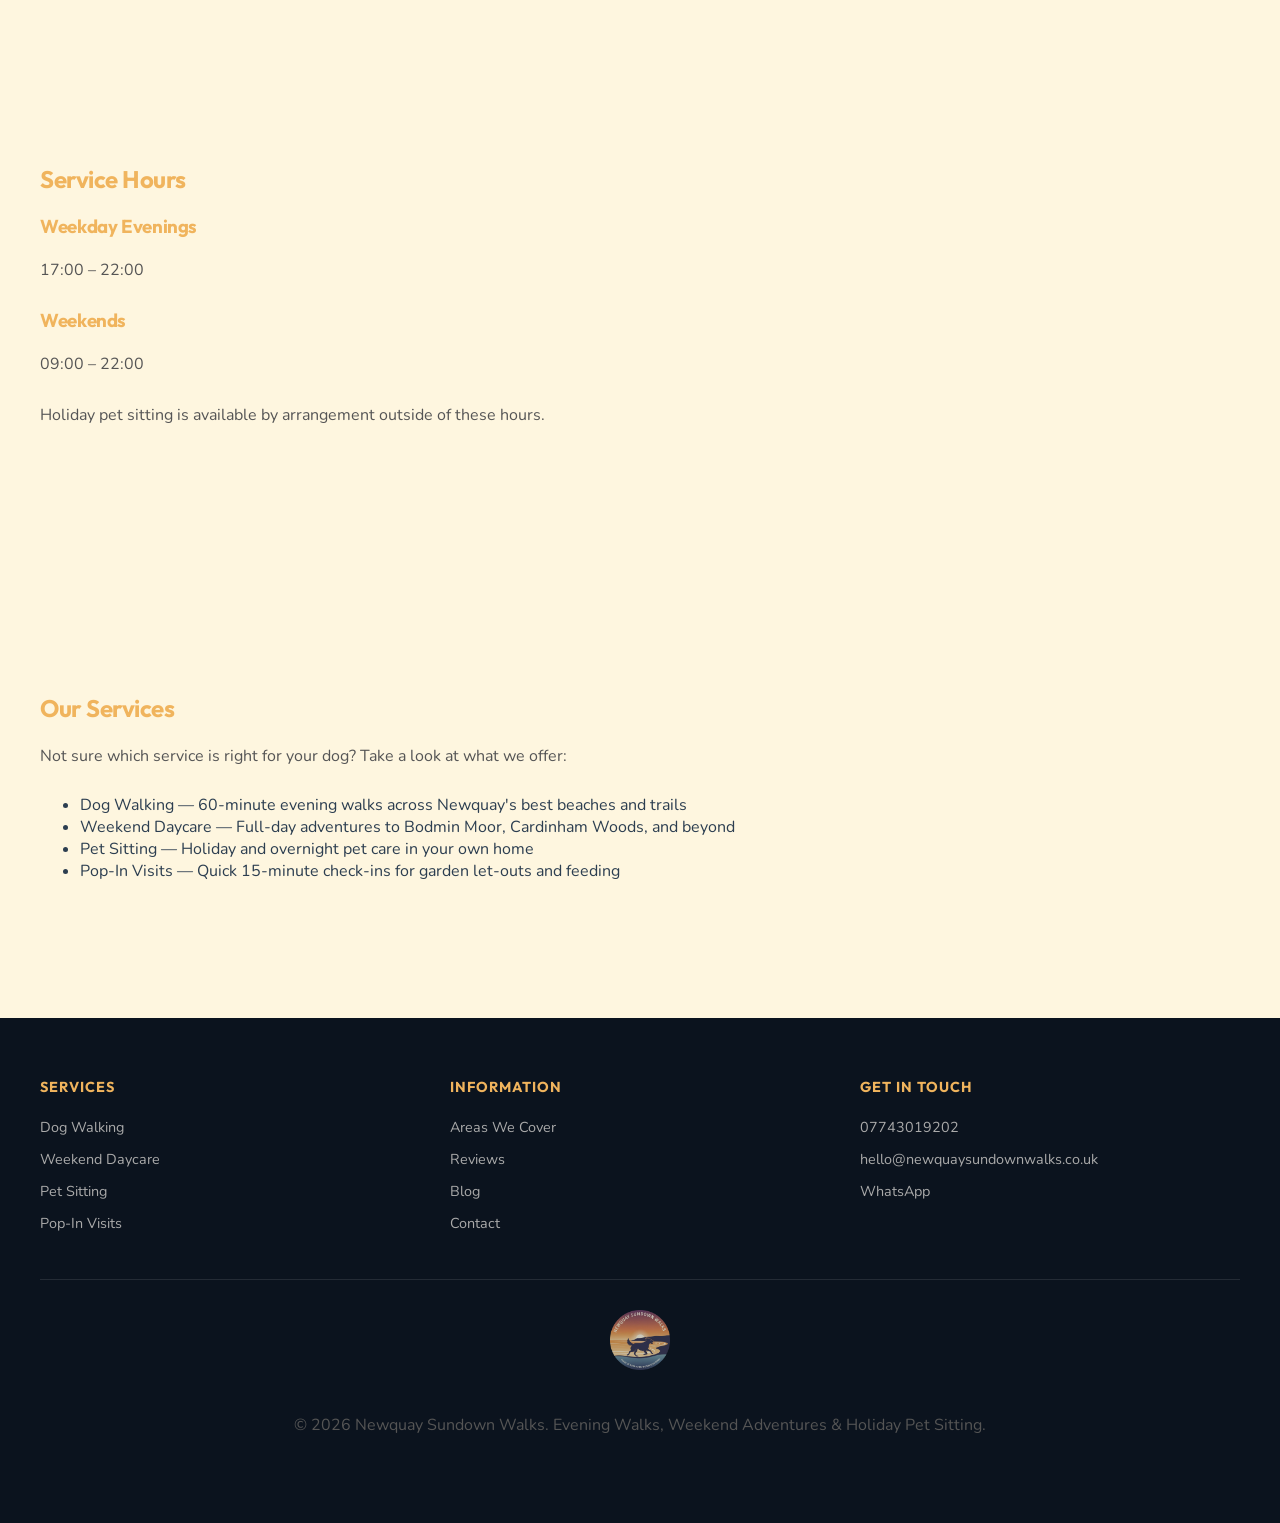
<file: contact.html>
<!DOCTYPE html>
<html lang="en-GB">
<head>
    <meta charset="UTF-8">
    <meta name="viewport" content="width=device-width, initial-scale=1.0">
    <title>Contact Us | Book a Free Meet & Greet | Newquay Sundown Walks</title>
    <meta name="description" content="Get in touch with Newquay Sundown Walks. Call 07743019202, WhatsApp, or email. Free meet & greet for your dog.">
    <link rel="canonical" href="https://newquaysundownwalks.co.uk/contact.html">
    <link rel="preconnect" href="https://fonts.googleapis.com">
    <link rel="preconnect" href="https://fonts.gstatic.com" crossorigin>
    <link href="https://fonts.googleapis.com/css2?family=Nunito:wght@400;600;700&family=Outfit:wght@400;500;600;700&display=swap" rel="stylesheet">
    <link rel="stylesheet" href="style.css">
</head>
<body>
    <canvas id="starsCanvas"></canvas>
    <div class="menu-overlay"></div>
    <a href="/contact.html" class="floating-book-btn">
        <span class="btn-icon">📅</span>
        <span class="btn-text">Book Now</span>
    </a>
    <a href="https://wa.me/qr/MWIQHF6UPTQKC1" target="_blank" class="whatsapp-float" aria-label="Contact us on WhatsApp">
        <svg viewBox="0 0 32 32" xmlns="http://www.w3.org/2000/svg">
            <path d="M16 0C7.164 0 0 7.164 0 16c0 2.826.735 5.479 2.016 7.786L0 32l8.433-2.015A15.93 15.93 0 0016 32c8.836 0 16-7.164 16-16S24.836 0 16 0zm0 29.334c-2.568 0-5.053-.739-7.193-2.133l-.516-.306-5.345 1.279 1.279-5.345-.306-.516A13.264 13.264 0 012.666 16c0-7.364 5.97-13.334 13.334-13.334S29.334 8.636 29.334 16 23.364 29.334 16 29.334z"/>
            <path d="M23.567 19.433c-.4-.2-2.367-1.167-2.734-1.3-.366-.134-.633-.2-.9.2-.266.4-1.033 1.3-1.267 1.567-.233.266-.466.3-.866.1-.4-.2-1.687-.622-3.213-1.98-1.188-1.058-1.99-2.365-2.223-2.765-.234-.4-.025-.616.175-.816.18-.18.4-.466.6-.7.2-.233.267-.4.4-.667.133-.266.067-.5-.033-.7-.1-.2-.9-2.167-1.233-2.967-.324-.778-.654-.673-.9-.686-.233-.012-.5-.015-.767-.015s-.7.1-1.067.5c-.366.4-1.4 1.367-1.4 3.333s1.434 3.867 1.634 4.133c.2.267 2.833 4.325 6.866 6.067.959.413 1.708.66 2.292.845.963.306 1.839.263 2.531.159.772-.115 2.367-.967 2.7-1.9.333-.933.333-1.733.233-1.9-.1-.167-.367-.267-.767-.467z"/>
        </svg>
    </a>

    <header>
        <nav role="navigation" aria-label="Main navigation">
            <a href="/" class="logo-container">
                <img src="images/sundown-walks-logo.webp" alt="Newquay Sundown Walks Logo" class="logo-img">
            </a>
            <div class="nav-right">
                <button id="themeToggle" class="theme-toggle-btn" aria-label="Toggle Dark Mode">
                    <span class="icon">🌙</span>
                </button>
                <button class="hamburger" aria-label="Open Menu">☰</button>
                <ul class="nav-links">
                    <li><a href="/">Home</a></li>
                    <li><a href="/dog-walking-newquay.html">Dog Walking</a></li>
                    <li><a href="/weekend-dog-daycare-newquay.html">Daycare</a></li>
                    <li><a href="/pet-sitting-newquay.html">Pet Sitting</a></li>
                    <li><a href="/reviews.html">Reviews</a></li>
                    <li><a href="/contact.html" class="nav-cta nav-active">Contact</a></li>
                </ul>
            </div>
        </nav>
    </header>

    <main>
        <section class="section-header">
            <div class="container">
                <h1>Book a Free Meet & Greet</h1>
                <p>Get in touch with Oli to arrange a free, no-obligation meet and greet for your dog. We'll come to you, say hello to your pup, and chat through what you need.</p>
            </div>
        </section>

        <section class="contact-methods">
            <div class="container">
                <div class="contact-grid">
                    <div class="contact-card glass-card">
                        <span class="contact-icon">&#128222;</span>
                        <h2>Call or Text</h2>
                        <a href="tel:07743019202" class="contact-link">07743019202</a>
                        <p>Give us a ring or drop a text any time. We'll get back to you as soon as we can.</p>
                    </div>

                    <div class="contact-card glass-card">
                        <span class="contact-icon">&#128172;</span>
                        <h2>WhatsApp</h2>
                        <a href="https://wa.me/qr/MWIQHF6UPTQKC1" target="_blank" class="contact-link">Chat with us</a>
                        <p>Send us a message on WhatsApp for a quick and easy way to get in touch.</p>
                    </div>

                    <div class="contact-card glass-card">
                        <span class="contact-icon">&#9993;</span>
                        <h2>Email</h2>
                        <a href="mailto:hello@newquaysundownwalks.co.uk" class="contact-link">hello@newquaysundownwalks.co.uk</a>
                        <p>Prefer email? Send us your details and we'll reply within 24 hours.</p>
                    </div>
                </div>
            </div>
        </section>

        <section class="meet-greet-info">
            <div class="container">
                <div class="glass-card info-card">
                    <h2>What to Expect at the Meet & Greet</h2>
                    <p>The meet and greet is a relaxed, informal visit where Oli comes to your home to meet you and your dog. It usually takes around 20 to 30 minutes. We'll get to know your dog's personality, discuss their routine, any dietary needs or medical conditions, and work out the best schedule for walks or daycare. It's also a chance for your dog to get comfortable with us before their first session. There's absolutely no pressure — it's just about making sure we're the right fit for you and your pup.</p>
                </div>
            </div>
        </section>

        <section class="service-hours">
            <div class="container">
                <div class="glass-card info-card">
                    <h2>Service Hours</h2>
                    <div class="hours-grid">
                        <div class="hours-item">
                            <h3>Weekday Evenings</h3>
                            <p>17:00 &ndash; 22:00</p>
                        </div>
                        <div class="hours-item">
                            <h3>Weekends</h3>
                            <p>09:00 &ndash; 22:00</p>
                        </div>
                    </div>
                    <p>Holiday pet sitting is available by arrangement outside of these hours.</p>
                </div>
            </div>
        </section>

        <section class="services-links">
            <div class="container">
                <div class="glass-card info-card">
                    <h2>Our Services</h2>
                    <p>Not sure which service is right for your dog? Take a look at what we offer:</p>
                    <ul class="services-list">
                        <li><a href="/dog-walking-newquay.html">Dog Walking</a> &mdash; 60-minute evening walks across Newquay's best beaches and trails</li>
                        <li><a href="/weekend-dog-daycare-newquay.html">Weekend Daycare</a> &mdash; Full-day adventures to Bodmin Moor, Cardinham Woods, and beyond</li>
                        <li><a href="/pet-sitting-newquay.html">Pet Sitting</a> &mdash; Holiday and overnight pet care in your own home</li>
                        <li><a href="/pop-in-visits-newquay.html">Pop-In Visits</a> &mdash; Quick 15-minute check-ins for garden let-outs and feeding</li>
                    </ul>
                </div>
            </div>
        </section>
    </main>

    <footer>
        <div class="container">
            <div class="footer-nav">
                <div>
                    <h4>Services</h4>
                    <ul>
                        <li><a href="/dog-walking-newquay.html">Dog Walking</a></li>
                        <li><a href="/weekend-dog-daycare-newquay.html">Weekend Daycare</a></li>
                        <li><a href="/pet-sitting-newquay.html">Pet Sitting</a></li>
                        <li><a href="/pop-in-visits-newquay.html">Pop-In Visits</a></li>
                    </ul>
                </div>
                <div>
                    <h4>Information</h4>
                    <ul>
                        <li><a href="/areas-we-cover.html">Areas We Cover</a></li>
                        <li><a href="/reviews.html">Reviews</a></li>
                        <li><a href="/blog/">Blog</a></li>
                        <li><a href="/contact.html">Contact</a></li>
                    </ul>
                </div>
                <div>
                    <h4>Get In Touch</h4>
                    <ul>
                        <li><a href="tel:07743019202">07743019202</a></li>
                        <li><a href="mailto:hello@newquaysundownwalks.co.uk">hello@newquaysundownwalks.co.uk</a></li>
                        <li><a href="https://wa.me/qr/MWIQHF6UPTQKC1" target="_blank">WhatsApp</a></li>
                    </ul>
                </div>
            </div>
            <div class="footer-bottom">
                <img src="images/sundown-walks-logo.webp" alt="Newquay Sundown Walks" class="footer-logo">
                <p>&copy; 2026 Newquay Sundown Walks. Evening Walks, Weekend Adventures & Holiday Pet Sitting.</p>
            </div>
        </div>
    </footer>

    <script src="shared.js" defer></script>
</body>
</html>
</file>
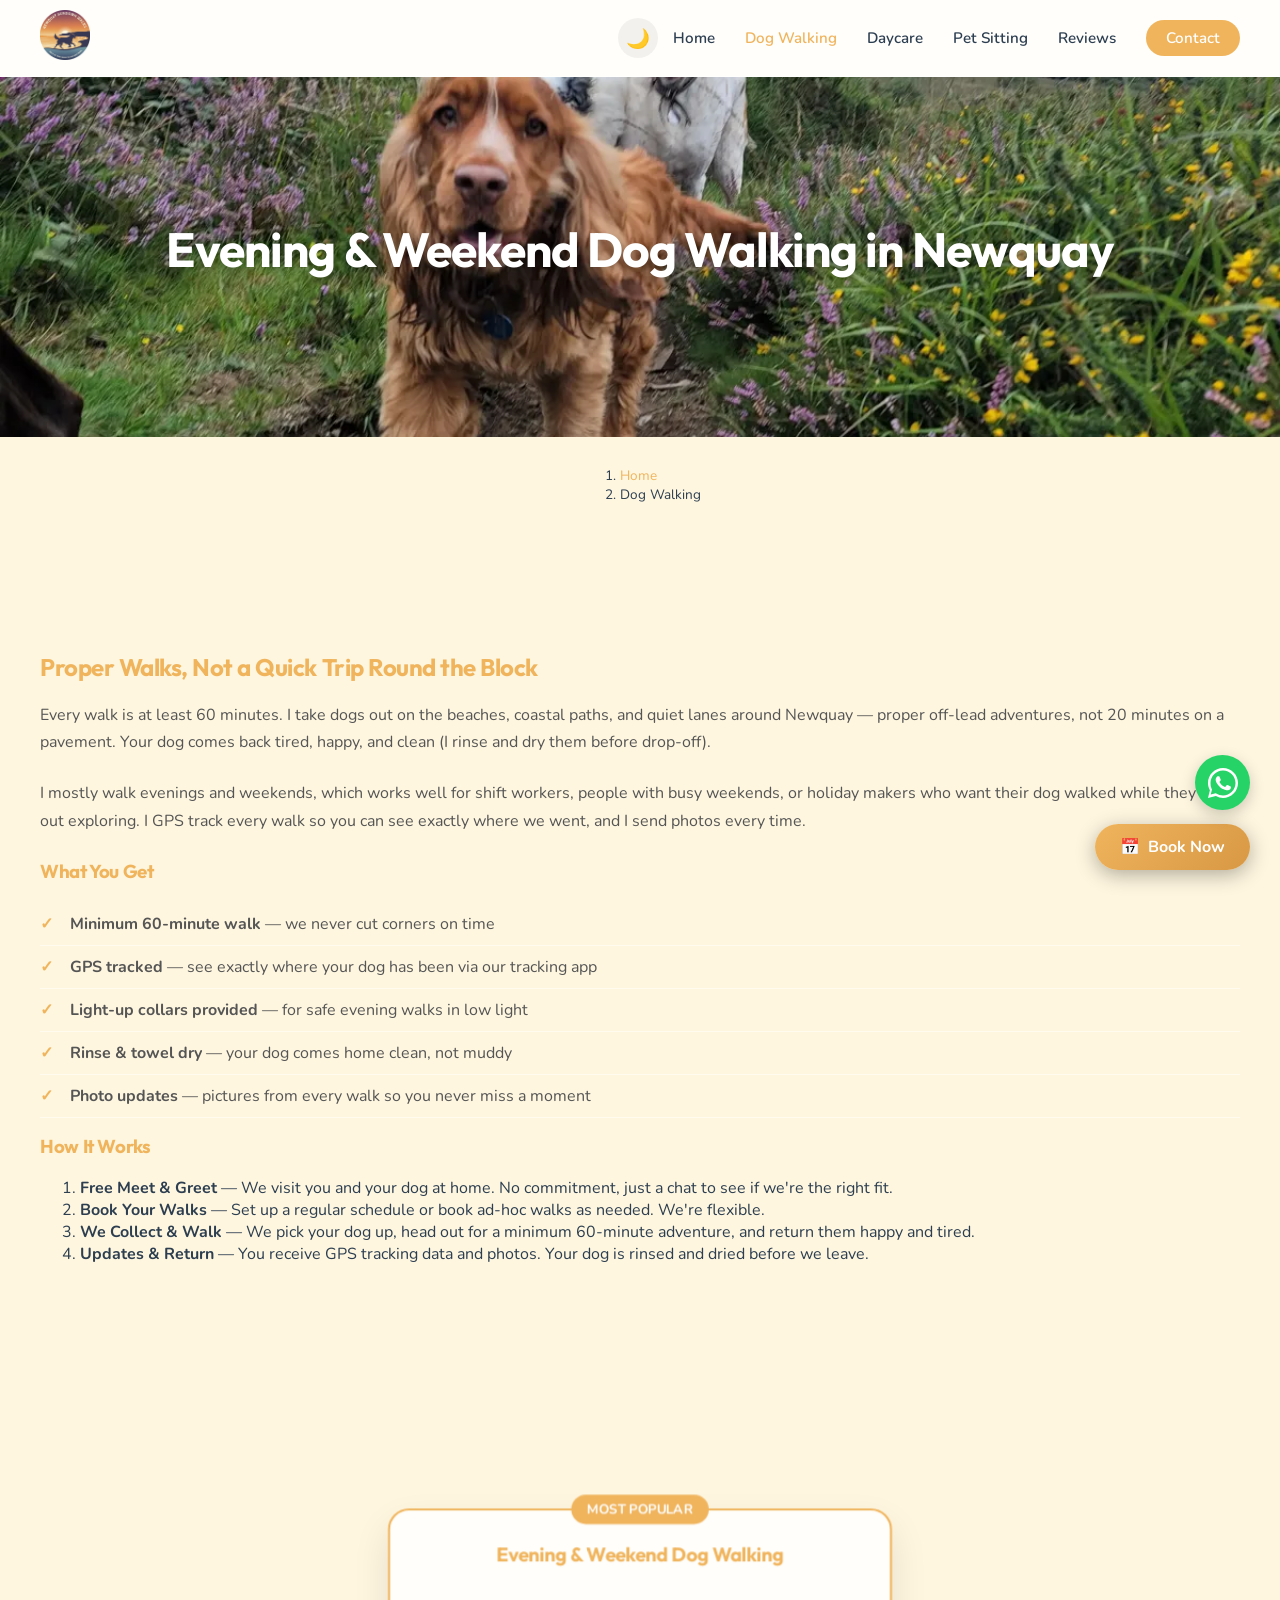
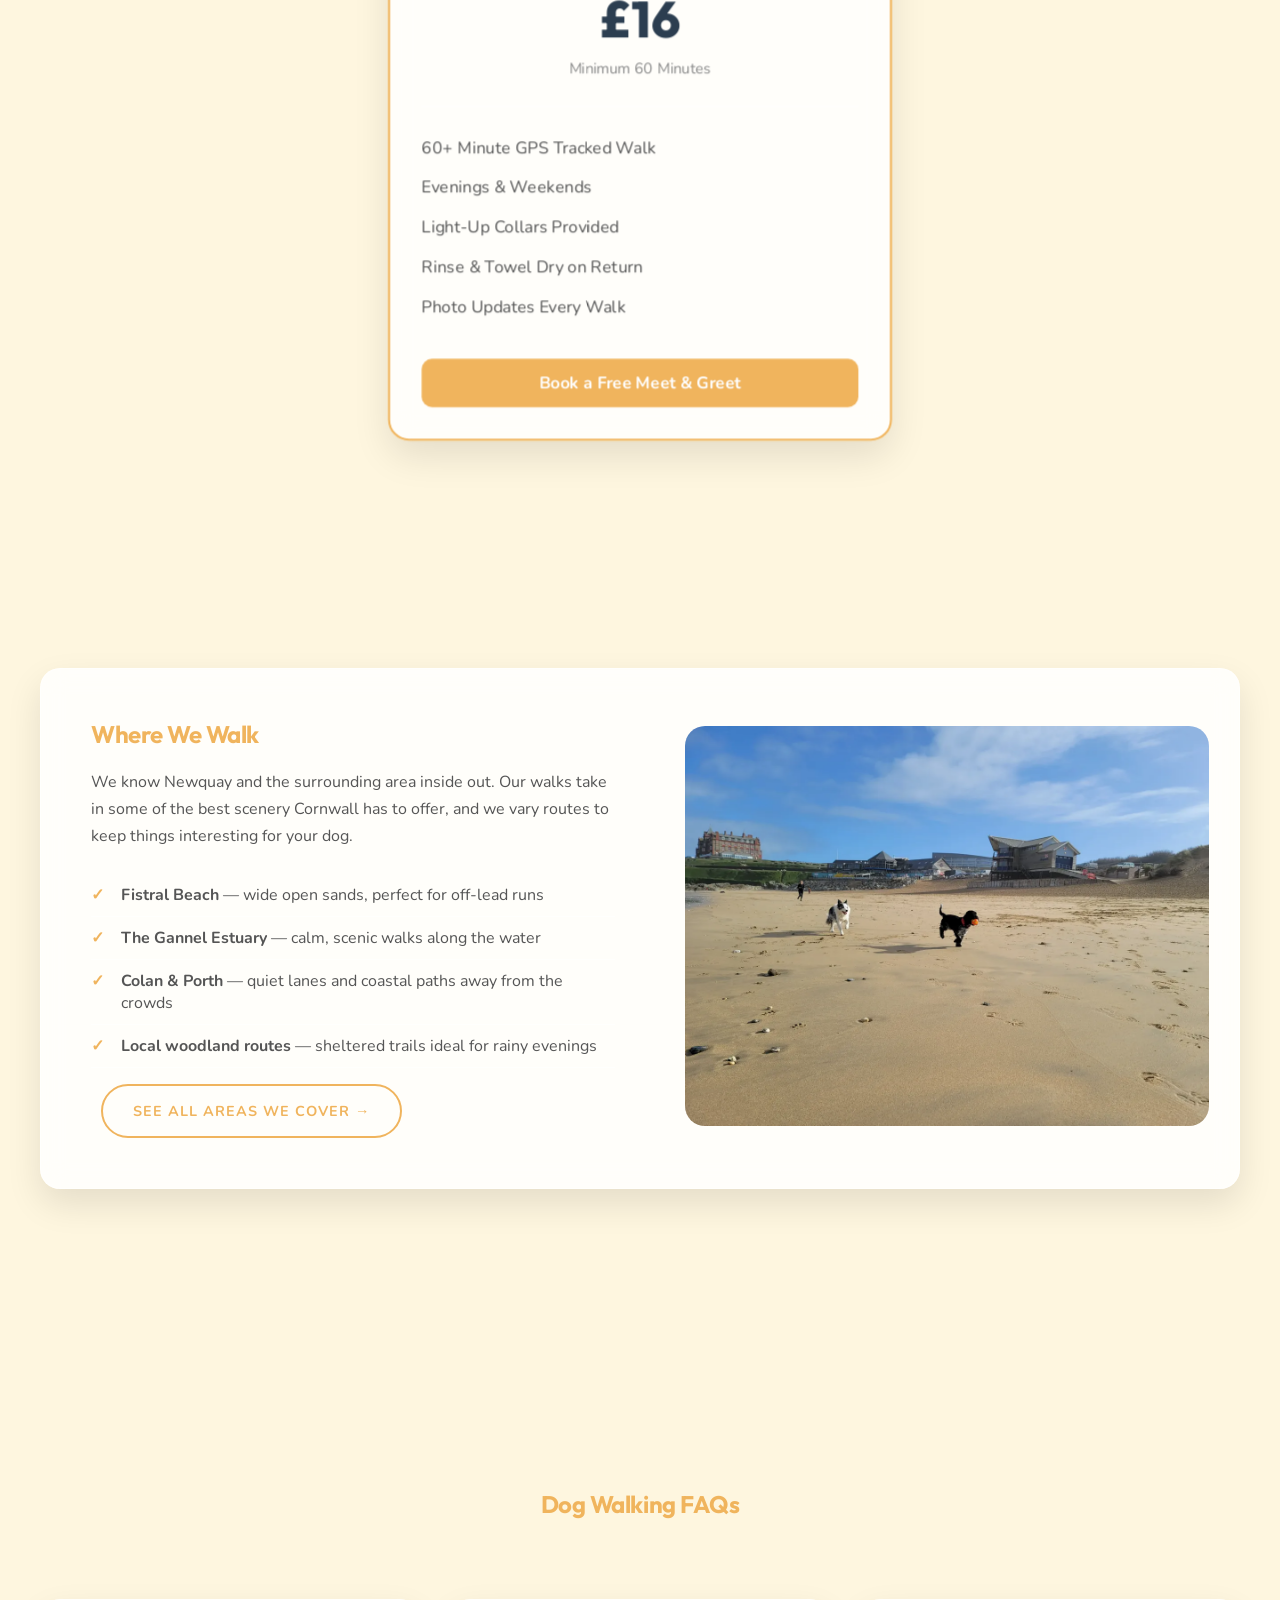
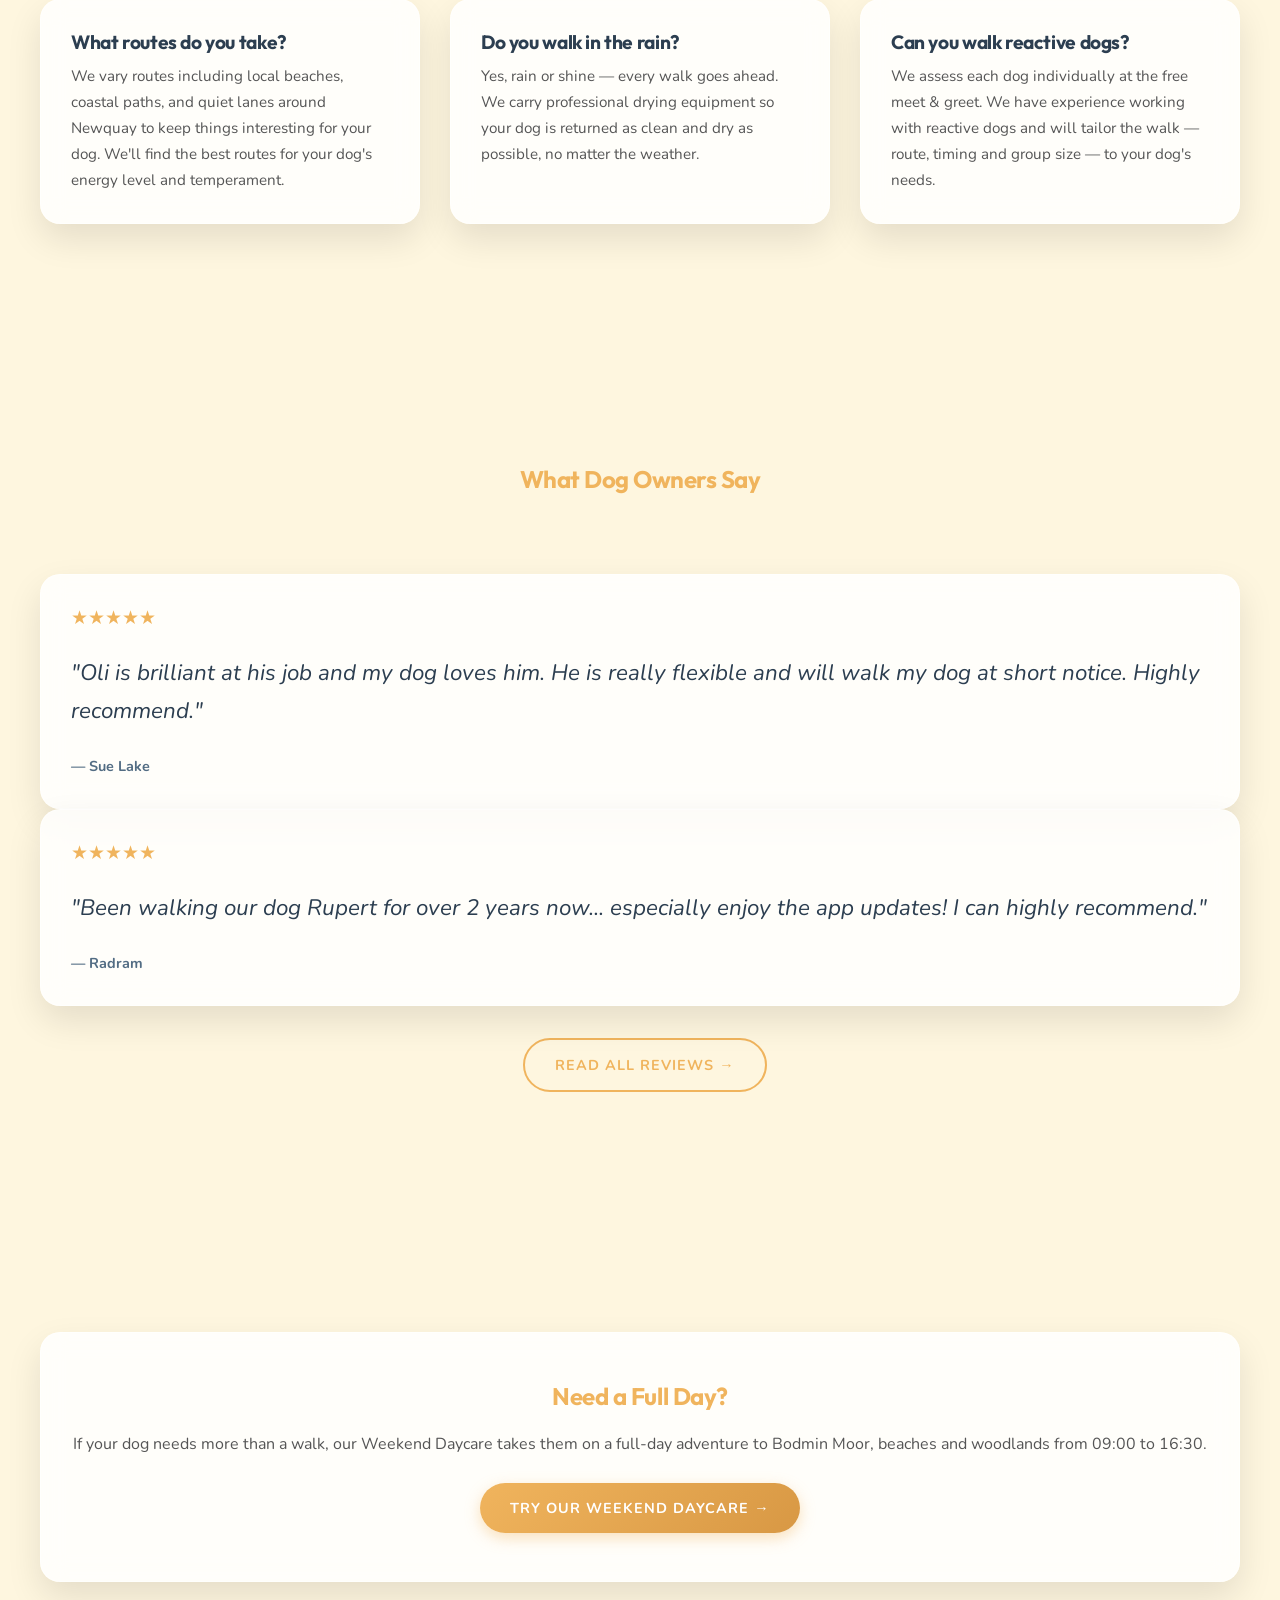
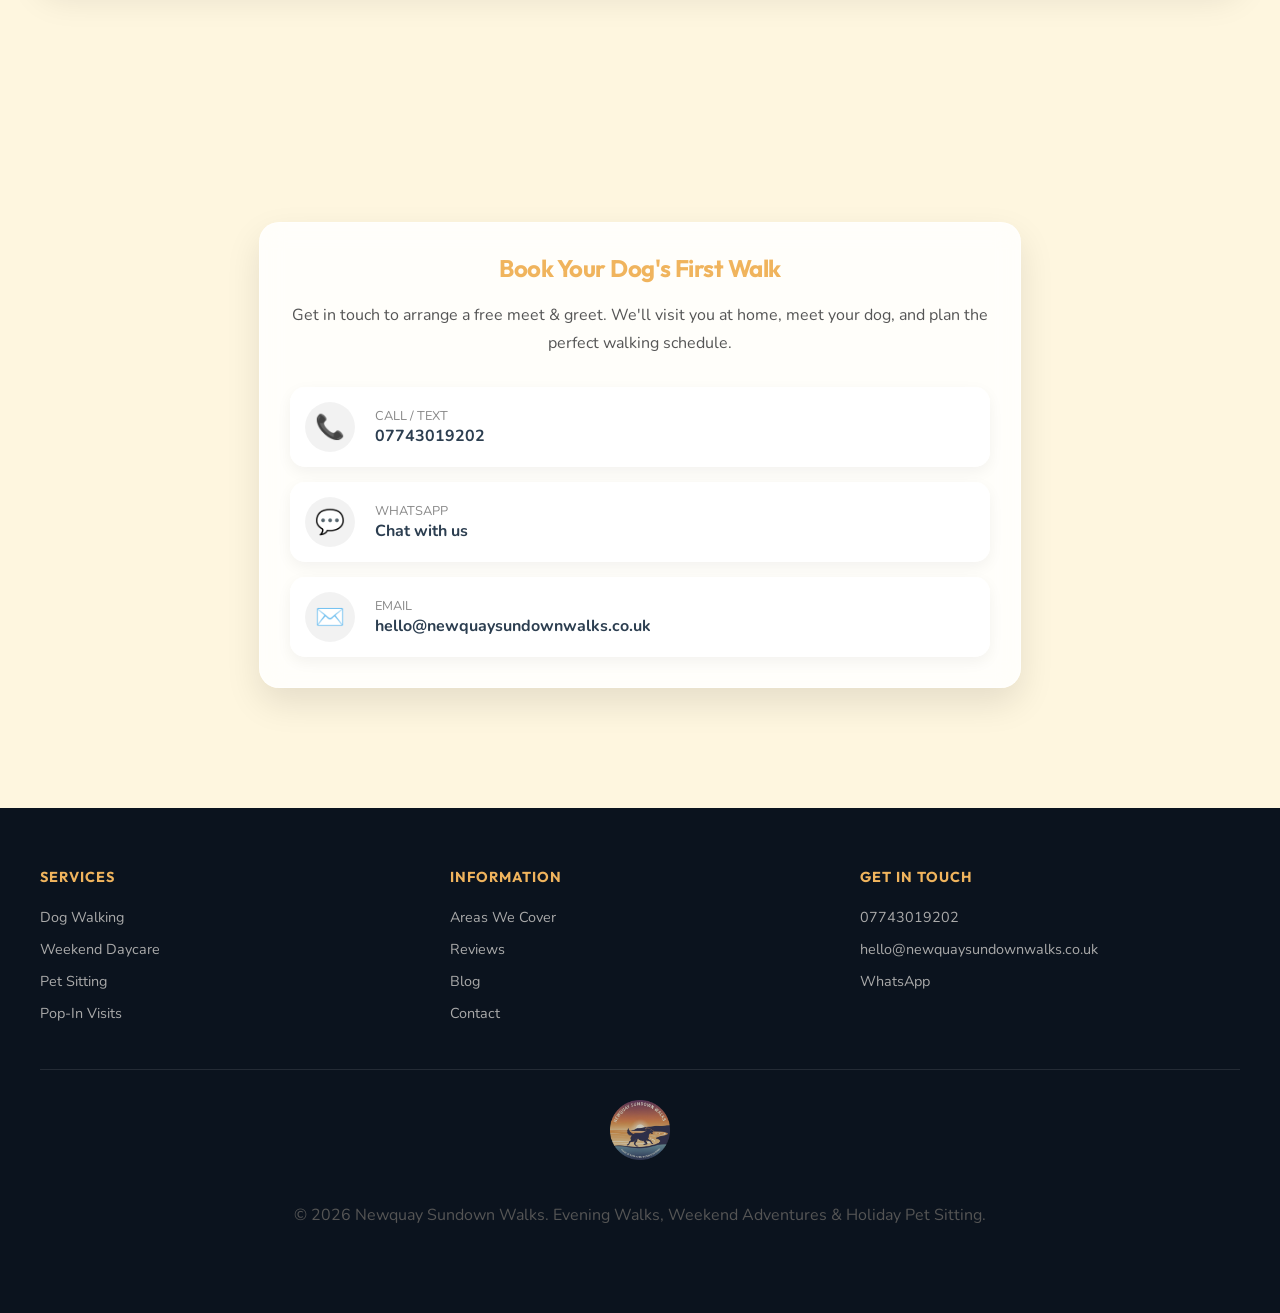
<file: dog-walking-newquay.html>
<!DOCTYPE html>
<html lang="en-GB">
<head>
    <meta charset="UTF-8">
    <meta name="viewport" content="width=device-width, initial-scale=1.0">
    <meta name="description" content="Professional evening & weekend dog walking in Newquay, Cornwall. GPS tracked, minimum 60 minutes, rinse & dry included. Fully insured. Book today.">
    <meta name="robots" content="index, follow">
    <meta name="author" content="Newquay Sundown Walks">
    <meta name="geo.region" content="GB-CON">
    <meta name="geo.placename" content="Newquay">
    <title>Evening & Weekend Dog Walking in Newquay | From £16 | Newquay Sundown Walks</title>

    <link rel="canonical" href="https://newquaysundownwalks.co.uk/dog-walking-newquay.html">
    <link rel="icon" href="images/sundown-walks-logo.webp">

    <!-- Open Graph -->
    <meta property="og:type" content="website">
    <meta property="og:url" content="https://newquaysundownwalks.co.uk/dog-walking-newquay.html">
    <meta property="og:title" content="Evening & Weekend Dog Walking in Newquay | From £16 | Newquay Sundown Walks">
    <meta property="og:description" content="Professional evening & weekend dog walking in Newquay, Cornwall. GPS tracked, minimum 60 minutes, rinse & dry included. Fully insured.">
    <meta property="og:image" content="https://newquaysundownwalks.co.uk/images/dogs-on-footpath.webp">
    <meta property="og:locale" content="en_GB">

    <!-- Twitter Card -->
    <meta name="twitter:card" content="summary_large_image">
    <meta name="twitter:title" content="Evening & Weekend Dog Walking in Newquay | From £16 | Newquay Sundown Walks">
    <meta name="twitter:description" content="Professional evening & weekend dog walking in Newquay, Cornwall. GPS tracked, minimum 60 minutes, rinse & dry included.">
    <meta name="twitter:image" content="https://newquaysundownwalks.co.uk/images/dogs-on-footpath.webp">

    <!-- Structured Data: Service -->
    <script type="application/ld+json">
    {
        "@context": "https://schema.org",
        "@type": "Service",
        "name": "Evening & Weekend Dog Walking in Newquay",
        "description": "Professional GPS-tracked dog walking service in Newquay, Cornwall. Minimum 60-minute walks with rinse and dry included. Available evenings and weekends.",
        "provider": {
            "@type": "LocalBusiness",
            "@id": "https://newquaysundownwalks.co.uk/#business",
            "name": "Newquay Sundown Walks",
            "telephone": "+447743019202",
            "email": "hello@newquaysundownwalks.co.uk"
        },
        "areaServed": {
            "@type": "City",
            "name": "Newquay"
        },
        "offers": {
            "@type": "Offer",
            "price": "16.00",
            "priceCurrency": "GBP",
            "description": "Minimum 60-minute GPS-tracked walk with rinse and dry"
        },
        "serviceType": "Dog Walking"
    }
    </script>

    <!-- Structured Data: FAQPage -->
    <script type="application/ld+json">
    {
        "@context": "https://schema.org",
        "@type": "FAQPage",
        "mainEntity": [
            {
                "@type": "Question",
                "name": "What routes do you take?",
                "acceptedAnswer": {
                    "@type": "Answer",
                    "text": "We vary routes including local beaches, coastal paths, and quiet lanes around Newquay to keep things interesting for your dog."
                }
            },
            {
                "@type": "Question",
                "name": "Do you walk in the rain?",
                "acceptedAnswer": {
                    "@type": "Answer",
                    "text": "Yes, we walk rain or shine. We carry professional drying equipment so your dog is returned as clean and dry as possible."
                }
            },
            {
                "@type": "Question",
                "name": "Can you walk reactive dogs?",
                "acceptedAnswer": {
                    "@type": "Answer",
                    "text": "We assess each dog individually at the free meet & greet. We have experience working with reactive dogs and will tailor the walk to your dog's needs."
                }
            }
        ]
    }
    </script>

    <!-- Structured Data: BreadcrumbList -->
    <script type="application/ld+json">
    {
        "@context": "https://schema.org",
        "@type": "BreadcrumbList",
        "itemListElement": [
            {
                "@type": "ListItem",
                "position": 1,
                "name": "Home",
                "item": "https://newquaysundownwalks.co.uk/"
            },
            {
                "@type": "ListItem",
                "position": 2,
                "name": "Dog Walking",
                "item": "https://newquaysundownwalks.co.uk/dog-walking-newquay.html"
            }
        ]
    }
    </script>

    <link rel="preconnect" href="https://fonts.googleapis.com">
    <link rel="preconnect" href="https://fonts.gstatic.com" crossorigin>
    <link href="https://fonts.googleapis.com/css2?family=Nunito:wght@300;400;600&family=Outfit:wght@300;500;700;800&display=swap" rel="stylesheet">

    <link rel="stylesheet" href="style.css?v=2">
</head>
<body>

    <canvas id="starsCanvas"></canvas>

    <div class="menu-overlay"></div>

    <a href="/contact.html" class="floating-book-btn">
        <span class="btn-icon">📅</span>
        <span class="btn-text">Book Now</span>
    </a>
    <a href="https://wa.me/qr/MWIQHF6UPTQKC1" target="_blank" rel="noopener noreferrer" class="whatsapp-float" aria-label="Contact us on WhatsApp">
        <svg viewBox="0 0 32 32" xmlns="http://www.w3.org/2000/svg">
            <path d="M16 0C7.164 0 0 7.164 0 16c0 2.826.735 5.479 2.016 7.786L0 32l8.433-2.015A15.93 15.93 0 0016 32c8.836 0 16-7.164 16-16S24.836 0 16 0zm0 29.334c-2.568 0-5.053-.739-7.193-2.133l-.516-.306-5.345 1.279 1.279-5.345-.306-.516A13.264 13.264 0 012.666 16c0-7.364 5.97-13.334 13.334-13.334S29.334 8.636 29.334 16 23.364 29.334 16 29.334z"/>
            <path d="M23.567 19.433c-.4-.2-2.367-1.167-2.734-1.3-.366-.134-.633-.2-.9.2-.266.4-1.033 1.3-1.267 1.567-.233.266-.466.3-.866.1-.4-.2-1.687-.622-3.213-1.98-1.188-1.058-1.99-2.365-2.223-2.765-.234-.4-.025-.616.175-.816.18-.18.4-.466.6-.7.2-.233.267-.4.4-.667.133-.266.067-.5-.033-.7-.1-.2-.9-2.167-1.233-2.967-.324-.778-.654-.673-.9-.686-.233-.012-.5-.015-.767-.015s-.7.1-1.067.5c-.366.4-1.4 1.367-1.4 3.333s1.434 3.867 1.634 4.133c.2.267 2.833 4.325 6.866 6.067.959.413 1.708.66 2.292.845.963.306 1.839.263 2.531.159.772-.115 2.367-.967 2.7-1.9.333-.933.333-1.733.233-1.9-.1-.167-.367-.267-.767-.467z"/>
        </svg>
    </a>

    <header>
        <nav role="navigation" aria-label="Main navigation">
            <a href="/" class="logo-container">
                <img src="images/sundown-walks-logo.webp" alt="Newquay Sundown Walks Logo" class="logo-img">
            </a>
            <div class="nav-right">
                <button id="themeToggle" class="theme-toggle-btn" aria-label="Toggle Dark Mode">
                    <span class="icon">🌙</span>
                </button>
                <button class="hamburger" aria-label="Open Menu">☰</button>
                <ul class="nav-links">
                    <li><a href="/">Home</a></li>
                    <li><a href="/dog-walking-newquay.html" class="nav-active">Dog Walking</a></li>
                    <li><a href="/weekend-dog-daycare-newquay.html">Daycare</a></li>
                    <li><a href="/pet-sitting-newquay.html">Pet Sitting</a></li>
                    <li><a href="/reviews.html">Reviews</a></li>
                    <li><a href="/contact.html" class="nav-cta">Contact</a></li>
                </ul>
            </div>
        </nav>
    </header>

    <main>
        <!-- Page Hero -->
        <section class="page-hero" style="background-image: url('images/dogs-on-footpath.webp');">
            <div class="container">
                <h1>Evening & Weekend Dog Walking in Newquay</h1>
            </div>
        </section>

        <!-- Breadcrumb -->
        <nav class="breadcrumb" aria-label="Breadcrumb">
            <div class="container">
                <ol>
                    <li><a href="/">Home</a></li>
                    <li aria-current="page">Dog Walking</li>
                </ol>
            </div>
        </nav>

        <!-- Service Detail -->
        <section aria-label="Dog walking service details">
            <div class="container">
                <div class="content-section">
                    <h2>Proper Walks, Not a Quick Trip Round the Block</h2>
                    <p>Every walk is at least 60 minutes. I take dogs out on the beaches, coastal paths, and quiet lanes around Newquay — proper off-lead adventures, not 20 minutes on a pavement. Your dog comes back tired, happy, and clean (I rinse and dry them before drop-off).</p>
                    <p>I mostly walk evenings and weekends, which works well for shift workers, people with busy weekends, or holiday makers who want their dog walked while they're out exploring. I GPS track every walk so you can see exactly where we went, and I send photos every time.</p>

                    <h3>What You Get</h3>
                    <ul class="feature-list">
                        <li><strong>Minimum 60-minute walk</strong> — we never cut corners on time</li>
                        <li><strong>GPS tracked</strong> — see exactly where your dog has been via our tracking app</li>
                        <li><strong>Light-up collars provided</strong> — for safe evening walks in low light</li>
                        <li><strong>Rinse & towel dry</strong> — your dog comes home clean, not muddy</li>
                        <li><strong>Photo updates</strong> — pictures from every walk so you never miss a moment</li>
                    </ul>

                    <h3>How It Works</h3>
                    <ol class="steps-list">
                        <li><strong>Free Meet & Greet</strong> — We visit you and your dog at home. No commitment, just a chat to see if we're the right fit.</li>
                        <li><strong>Book Your Walks</strong> — Set up a regular schedule or book ad-hoc walks as needed. We're flexible.</li>
                        <li><strong>We Collect & Walk</strong> — We pick your dog up, head out for a minimum 60-minute adventure, and return them happy and tired.</li>
                        <li><strong>Updates & Return</strong> — You receive GPS tracking data and photos. Your dog is rinsed and dried before we leave.</li>
                    </ol>
                </div>
            </div>
        </section>

        <!-- Pricing -->
        <section aria-label="Dog walking pricing">
            <div class="container">
                <div class="pricing-container" style="max-width: 480px; margin: 0 auto;">
                    <div class="pricing-card premium-glass featured">
                        <div class="badge">Most Popular</div>
                        <h3>Evening & Weekend Dog Walking</h3>
                        <div class="price">£16</div>
                        <p class="price-sub">Minimum 60 Minutes</p>
                        <hr>
                        <ul>
                            <li>60+ Minute GPS Tracked Walk</li>
                            <li>Evenings & Weekends</li>
                            <li>Light-Up Collars Provided</li>
                            <li>Rinse & Towel Dry on Return</li>
                            <li>Photo Updates Every Walk</li>
                        </ul>
                        <a href="/contact.html" class="btn-filled">Book a Free Meet & Greet</a>
                    </div>
                </div>
            </div>
        </section>

        <!-- Where We Walk -->
        <section aria-label="Walking locations in Newquay">
            <div class="container">
                <div class="service-card-large premium-glass">
                    <div class="service-content">
                        <h2>Where We Walk</h2>
                        <p>We know Newquay and the surrounding area inside out. Our walks take in some of the best scenery Cornwall has to offer, and we vary routes to keep things interesting for your dog.</p>
                        <ul class="feature-list">
                            <li><strong>Fistral Beach</strong> — wide open sands, perfect for off-lead runs</li>
                            <li><strong>The Gannel Estuary</strong> — calm, scenic walks along the water</li>
                            <li><strong>Colan & Porth</strong> — quiet lanes and coastal paths away from the crowds</li>
                            <li><strong>Local woodland routes</strong> — sheltered trails ideal for rainy evenings</li>
                        </ul>
                        <a href="/areas-we-cover.html" class="cta-button secondary">See All Areas We Cover &rarr;</a>
                    </div>
                    <div class="service-img-wrapper">
                        <img src="images/fistral.webp" alt="Fistral Beach in Newquay — one of our regular dog walking routes" loading="lazy">
                    </div>
                </div>
            </div>
        </section>

        <!-- FAQs -->
        <section id="faq" aria-label="Dog walking frequently asked questions">
            <div class="container">
                <div class="section-header">
                    <h2>Dog Walking FAQs</h2>
                </div>
                <div class="faq-grid">
                    <div class="faq-item premium-glass">
                        <h3>What routes do you take?</h3>
                        <p>We vary routes including local beaches, coastal paths, and quiet lanes around Newquay to keep things interesting for your dog. We'll find the best routes for your dog's energy level and temperament.</p>
                    </div>
                    <div class="faq-item premium-glass">
                        <h3>Do you walk in the rain?</h3>
                        <p>Yes, rain or shine — every walk goes ahead. We carry professional drying equipment so your dog is returned as clean and dry as possible, no matter the weather.</p>
                    </div>
                    <div class="faq-item premium-glass">
                        <h3>Can you walk reactive dogs?</h3>
                        <p>We assess each dog individually at the free meet & greet. We have experience working with reactive dogs and will tailor the walk — route, timing and group size — to your dog's needs.</p>
                    </div>
                </div>
            </div>
        </section>

        <!-- Reviews -->
        <section aria-label="Dog walking reviews">
            <div class="container">
                <div class="section-header">
                    <h2>What Dog Owners Say</h2>
                </div>
                <div class="reviews-grid">
                    <div class="review-card premium-glass">
                        <div class="stars">★★★★★</div>
                        <p class="review-quote">"Oli is brilliant at his job and my dog loves him. He is really flexible and will walk my dog at short notice. Highly recommend."</p>
                        <p class="review-author">— Sue Lake</p>
                    </div>
                    <div class="review-card premium-glass">
                        <div class="stars">★★★★★</div>
                        <p class="review-quote">"Been walking our dog Rupert for over 2 years now... especially enjoy the app updates! I can highly recommend."</p>
                        <p class="review-author">— Radram</p>
                    </div>
                </div>
                <div style="text-align: center; margin-top: 2rem;">
                    <a href="/reviews.html" class="cta-button secondary">Read All Reviews &rarr;</a>
                </div>
            </div>
        </section>

        <!-- Cross-Link -->
        <section aria-label="Related services">
            <div class="container">
                <div class="cross-link-box premium-glass" style="text-align: center; padding: 3rem 2rem;">
                    <h2>Need a Full Day?</h2>
                    <p>If your dog needs more than a walk, our Weekend Daycare takes them on a full-day adventure to Bodmin Moor, beaches and woodlands from 09:00 to 16:30.</p>
                    <a href="/weekend-dog-daycare-newquay.html" class="cta-button primary">Try Our Weekend Daycare &rarr;</a>
                </div>
            </div>
        </section>

        <!-- Contact CTA -->
        <section id="contact" aria-label="Contact us">
            <div class="container">
                <div class="contact-box premium-glass">
                    <h2>Book Your Dog's First Walk</h2>
                    <p>Get in touch to arrange a free meet & greet. We'll visit you at home, meet your dog, and plan the perfect walking schedule.</p>
                    <div class="contact-methods">
                        <a href="tel:07743019202" class="contact-method">
                            <span class="icon">📞</span>
                            <span class="details">
                                <span class="label">Call / Text</span>
                                <span class="value">07743019202</span>
                            </span>
                        </a>
                        <a href="https://wa.me/qr/MWIQHF6UPTQKC1" target="_blank" rel="noopener noreferrer" class="contact-method">
                            <span class="icon">💬</span>
                            <span class="details">
                                <span class="label">WhatsApp</span>
                                <span class="value">Chat with us</span>
                            </span>
                        </a>
                        <a href="mailto:hello@newquaysundownwalks.co.uk" class="contact-method">
                            <span class="icon">✉️</span>
                            <span class="details">
                                <span class="label">Email</span>
                                <span class="value">hello@newquaysundownwalks.co.uk</span>
                            </span>
                        </a>
                    </div>
                </div>
            </div>
        </section>
    </main>

    <footer>
        <div class="container">
            <div class="footer-nav">
                <div>
                    <h4>Services</h4>
                    <ul>
                        <li><a href="/dog-walking-newquay.html">Dog Walking</a></li>
                        <li><a href="/weekend-dog-daycare-newquay.html">Weekend Daycare</a></li>
                        <li><a href="/pet-sitting-newquay.html">Pet Sitting</a></li>
                        <li><a href="/pop-in-visits-newquay.html">Pop-In Visits</a></li>
                    </ul>
                </div>
                <div>
                    <h4>Information</h4>
                    <ul>
                        <li><a href="/areas-we-cover.html">Areas We Cover</a></li>
                        <li><a href="/reviews.html">Reviews</a></li>
                        <li><a href="/blog/">Blog</a></li>
                        <li><a href="/contact.html">Contact</a></li>
                    </ul>
                </div>
                <div>
                    <h4>Get In Touch</h4>
                    <ul>
                        <li><a href="tel:07743019202">07743019202</a></li>
                        <li><a href="mailto:hello@newquaysundownwalks.co.uk">hello@newquaysundownwalks.co.uk</a></li>
                        <li><a href="https://wa.me/qr/MWIQHF6UPTQKC1" target="_blank" rel="noopener noreferrer">WhatsApp</a></li>
                    </ul>
                </div>
            </div>
            <div class="footer-bottom">
                <img src="images/sundown-walks-logo.webp" alt="Newquay Sundown Walks" class="footer-logo">
                <p>&copy; 2026 Newquay Sundown Walks. Evening Walks, Weekend Adventures & Holiday Pet Sitting.</p>
            </div>
        </div>
    </footer>

    <script src="shared.js?v=2" defer></script>
</body>
</html>
</file>
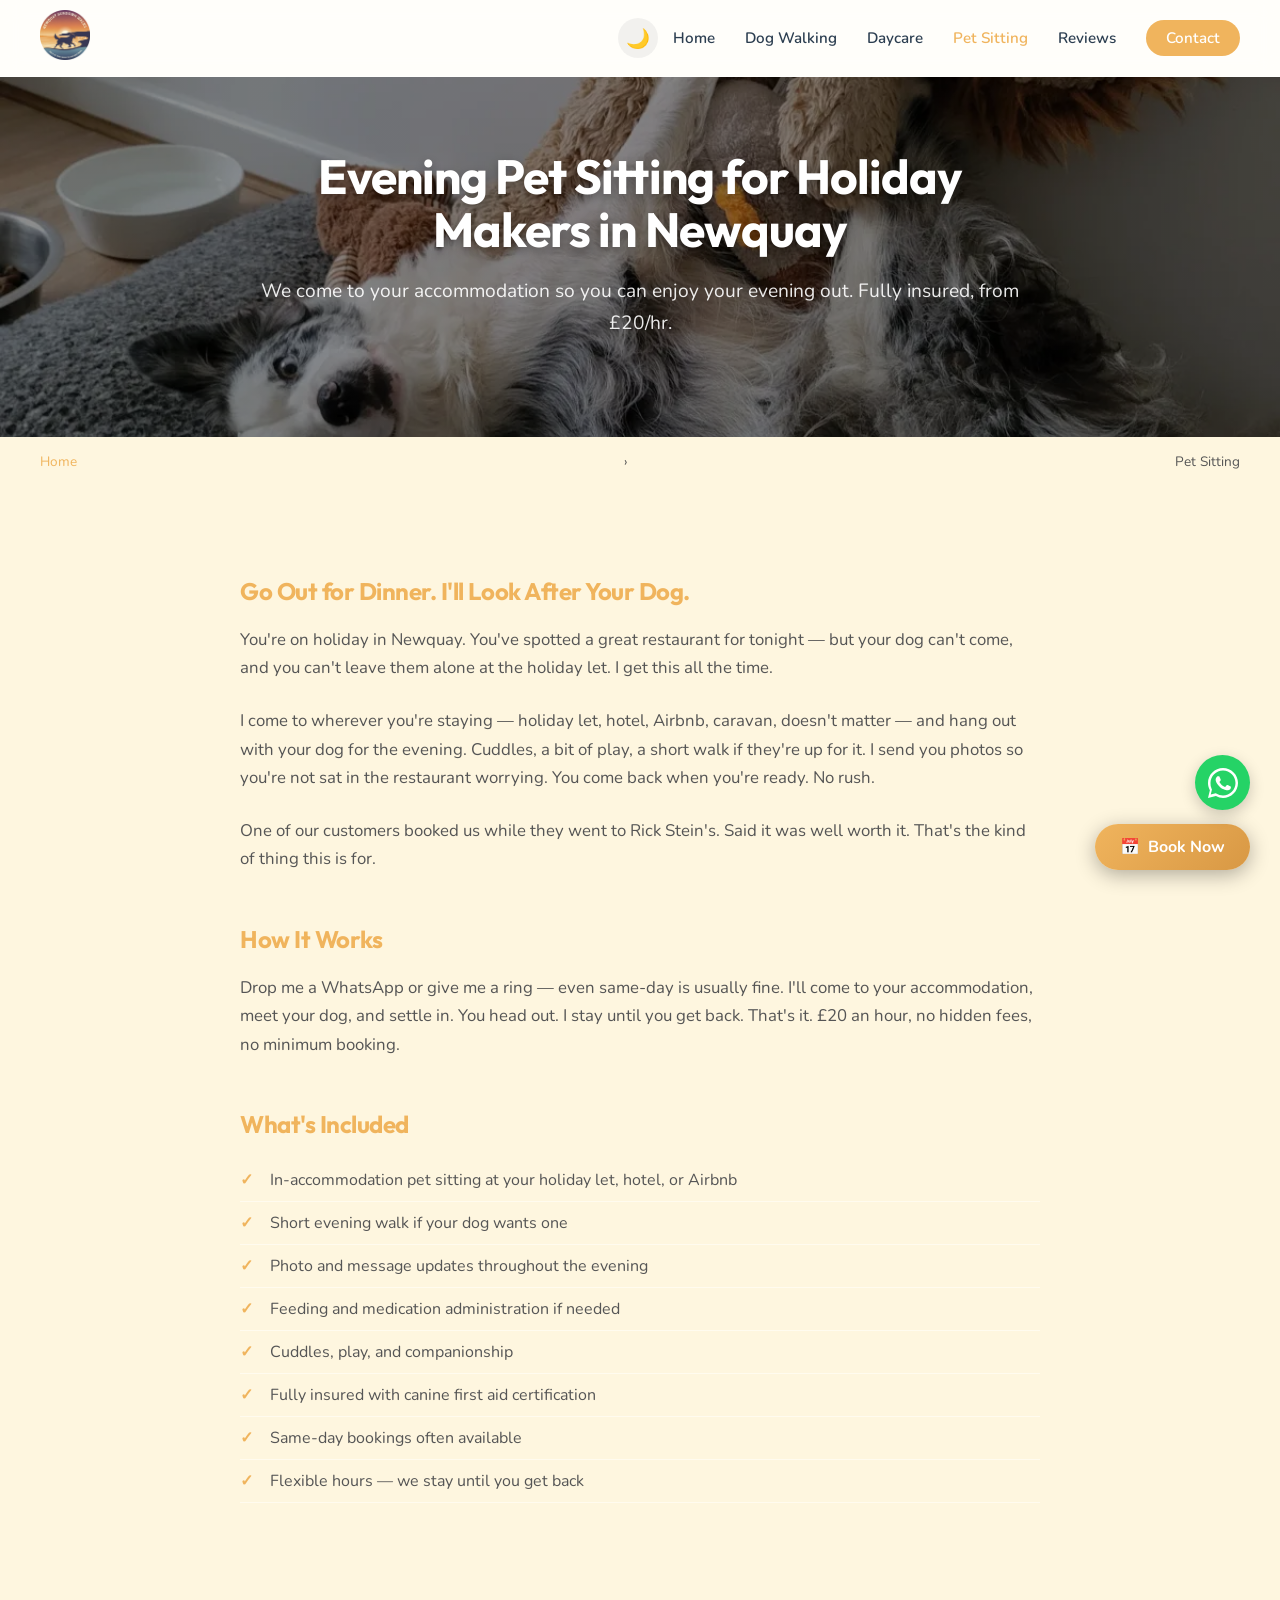
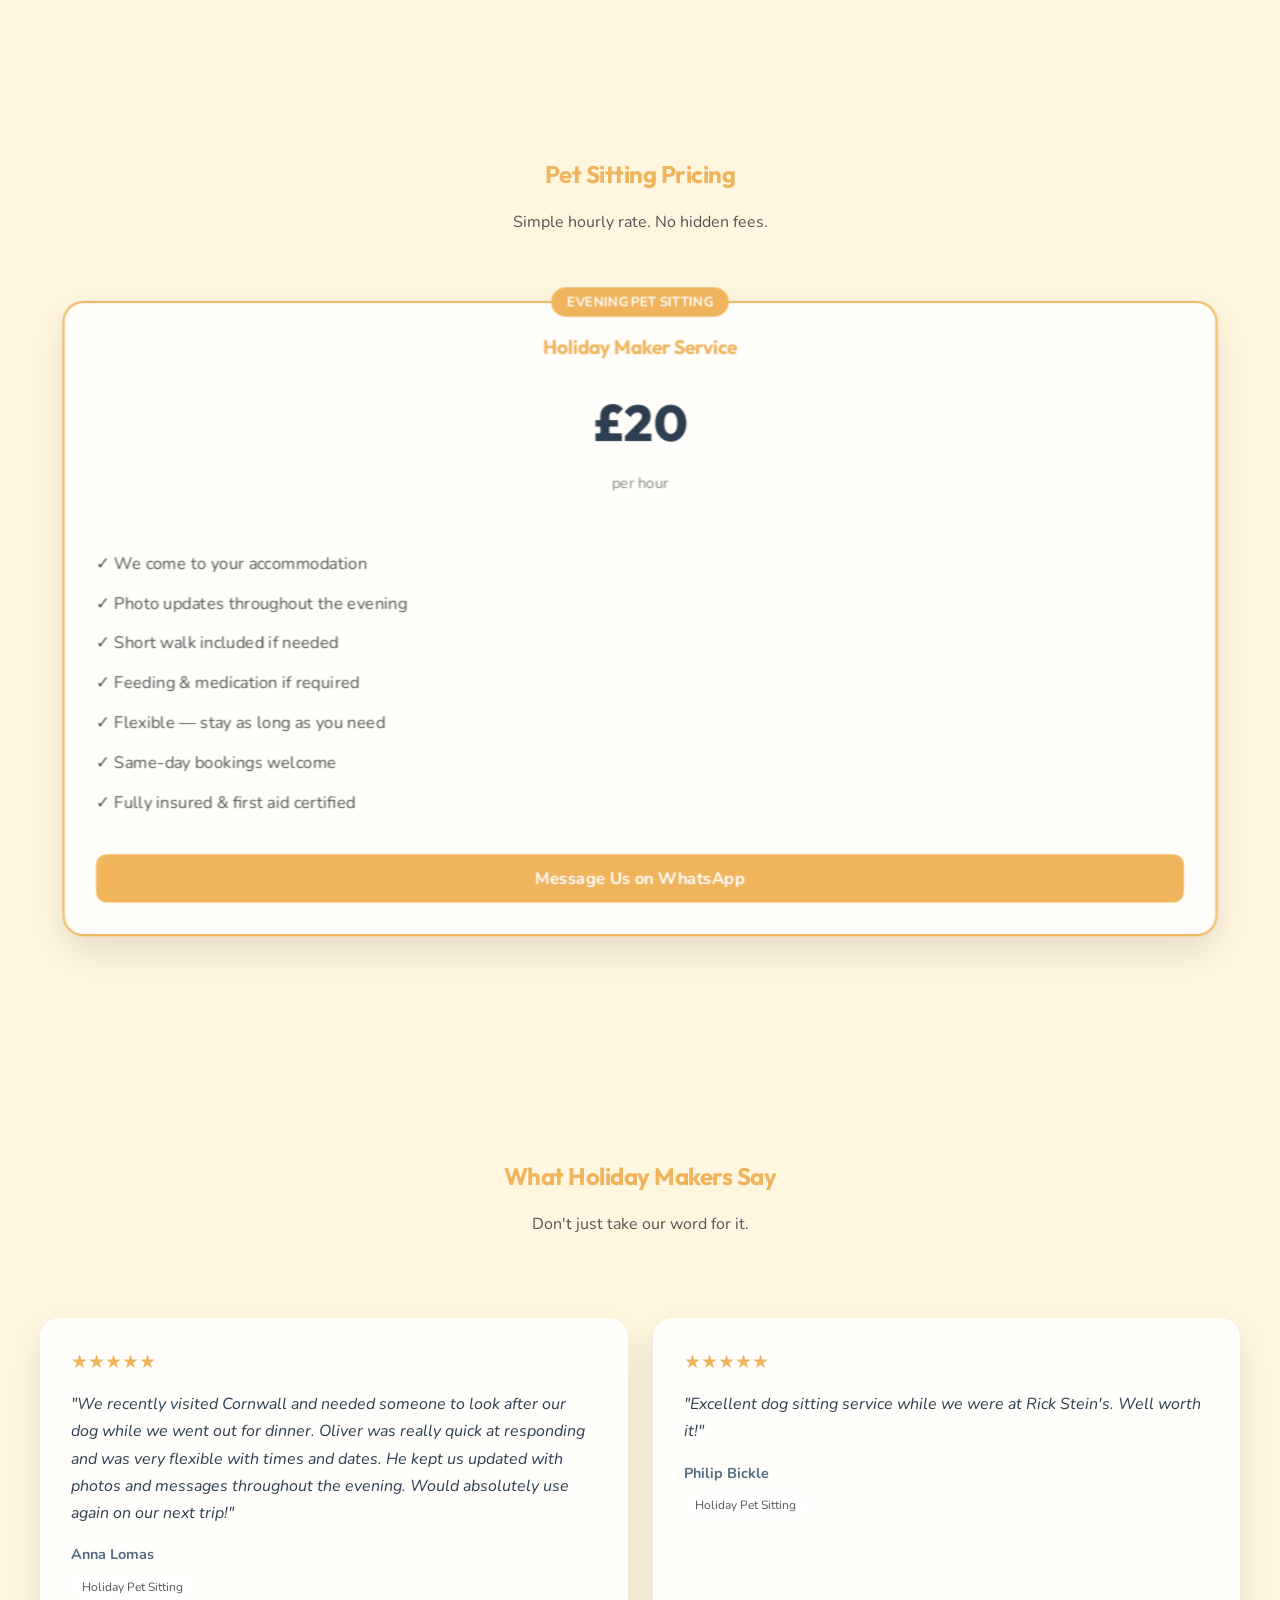
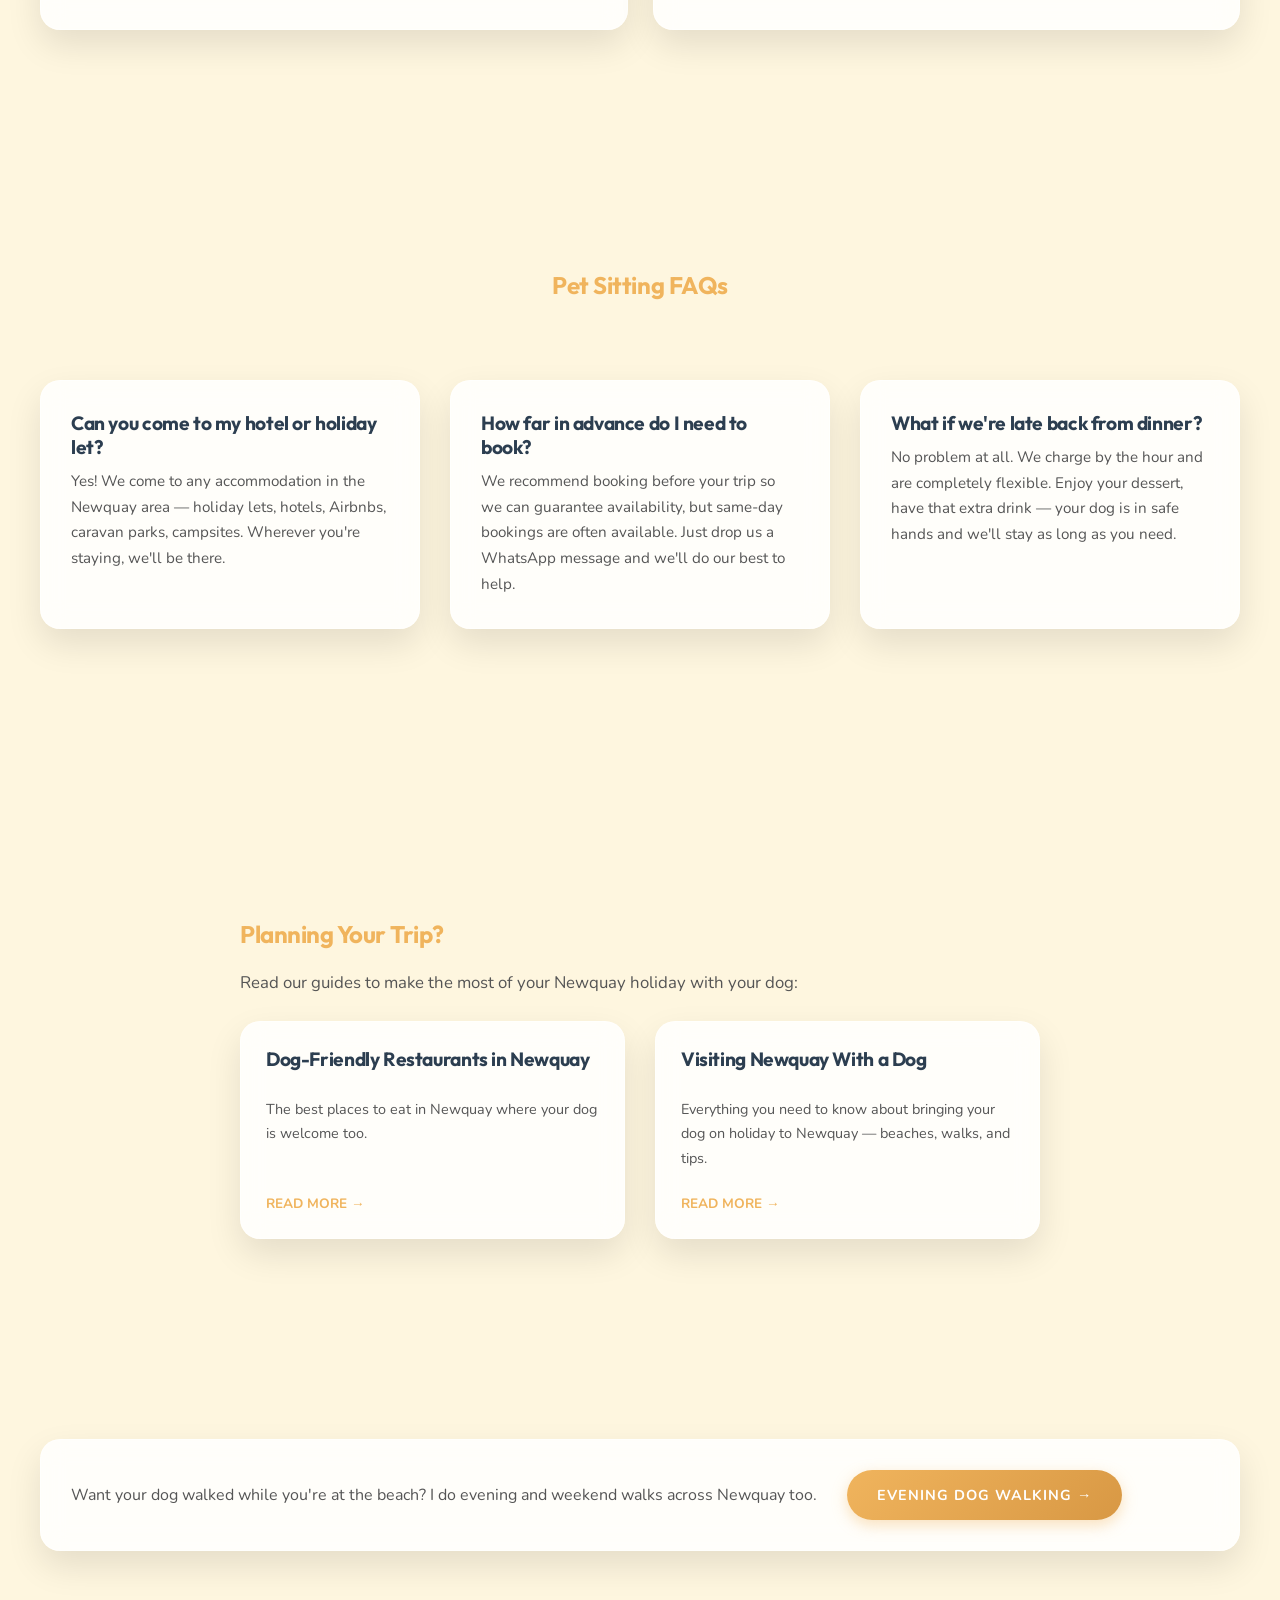
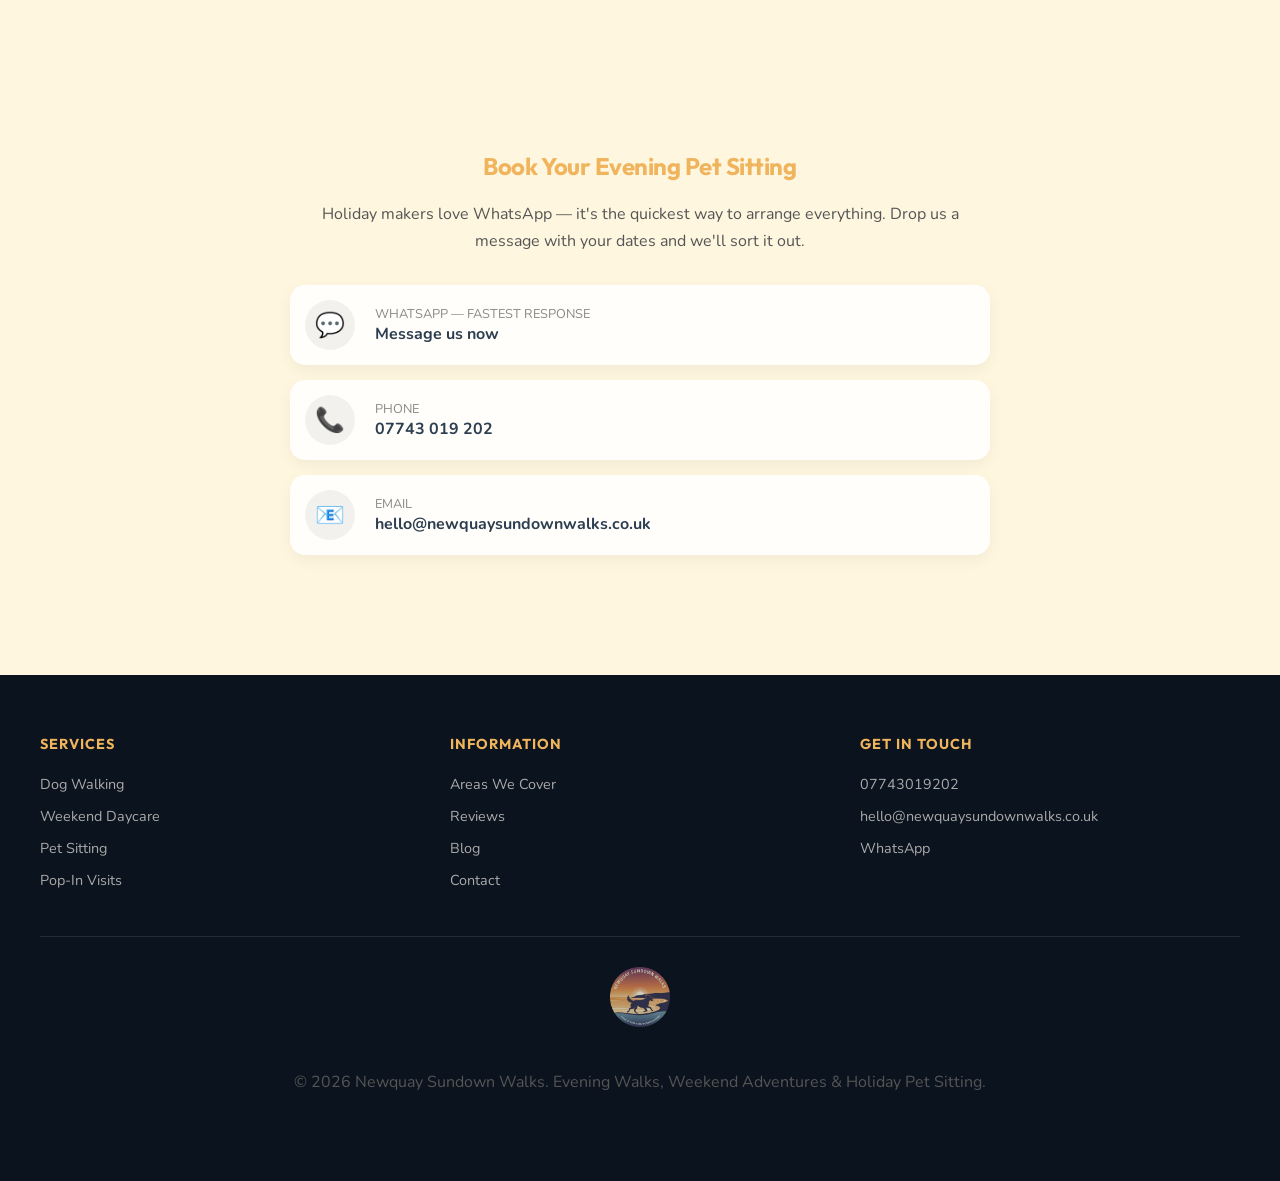
<file: pet-sitting-newquay.html>
<!DOCTYPE html>
<html lang="en-GB">
<head>
    <meta charset="UTF-8">
    <meta name="viewport" content="width=device-width, initial-scale=1.0">
    <meta name="description" content="Holiday in Newquay? Our evening pet sitting comes to your accommodation so you can enjoy dinner out. £20/hr, fully insured. Your dog is safe with us.">
    <meta name="robots" content="index, follow">
    <meta name="author" content="Newquay Sundown Walks">
    <meta name="geo.region" content="GB-CON">
    <meta name="geo.placename" content="Newquay">
    <title>Evening Pet Sitting for Holiday Makers in Newquay | £20/hr | Newquay Sundown Walks</title>

    <link rel="canonical" href="https://newquaysundownwalks.co.uk/pet-sitting-newquay.html">
    <link rel="icon" href="images/sundown-walks-logo.webp">

    <!-- Open Graph -->
    <meta property="og:type" content="website">
    <meta property="og:url" content="https://newquaysundownwalks.co.uk/pet-sitting-newquay.html">
    <meta property="og:title" content="Evening Pet Sitting for Holiday Makers in Newquay | £20/hr | Newquay Sundown Walks">
    <meta property="og:description" content="Holiday in Newquay? Our evening pet sitting comes to your accommodation so you can enjoy dinner out. £20/hr, fully insured.">
    <meta property="og:image" content="https://newquaysundownwalks.co.uk/images/collie-playing-with-toys-indoors.webp">
    <meta property="og:locale" content="en_GB">

    <!-- Twitter Card -->
    <meta name="twitter:card" content="summary_large_image">
    <meta name="twitter:title" content="Evening Pet Sitting for Holiday Makers in Newquay | £20/hr | Newquay Sundown Walks">
    <meta name="twitter:description" content="Holiday in Newquay? Our evening pet sitting comes to your accommodation so you can enjoy dinner out. £20/hr, fully insured.">
    <meta name="twitter:image" content="https://newquaysundownwalks.co.uk/images/collie-playing-with-toys-indoors.webp">

    <!-- Structured Data: Service -->
    <script type="application/ld+json">
    {
        "@context": "https://schema.org",
        "@type": "Service",
        "name": "Evening Pet Sitting",
        "description": "In-accommodation evening pet sitting for holiday makers in Newquay, Cornwall. We come to your hotel, holiday let, or accommodation so you can enjoy dinner out worry-free.",
        "provider": {
            "@type": "LocalBusiness",
            "name": "Newquay Sundown Walks",
            "url": "https://newquaysundownwalks.co.uk"
        },
        "areaServed": {
            "@type": "City",
            "name": "Newquay"
        },
        "offers": {
            "@type": "Offer",
            "price": "20.00",
            "priceCurrency": "GBP",
            "unitText": "per hour",
            "description": "In-accommodation evening pet sitting, charged by the hour"
        }
    }
    </script>

    <!-- Structured Data: FAQPage -->
    <script type="application/ld+json">
    {
        "@context": "https://schema.org",
        "@type": "FAQPage",
        "mainEntity": [
            {
                "@type": "Question",
                "name": "Can you come to my hotel or holiday let?",
                "acceptedAnswer": {
                    "@type": "Answer",
                    "text": "Yes! We come to any accommodation in the Newquay area — holiday lets, hotels, Airbnbs, caravan parks, campsites. Wherever you're staying, we'll be there."
                }
            },
            {
                "@type": "Question",
                "name": "How far in advance do I need to book?",
                "acceptedAnswer": {
                    "@type": "Answer",
                    "text": "We recommend booking before your trip so we can guarantee availability, but same-day bookings are often available. Just drop us a WhatsApp message and we'll do our best to help."
                }
            },
            {
                "@type": "Question",
                "name": "What if we're late back from dinner?",
                "acceptedAnswer": {
                    "@type": "Answer",
                    "text": "No problem at all. We charge by the hour and are completely flexible. Enjoy your dessert, have that extra drink — your dog is in safe hands and we'll stay as long as you need."
                }
            }
        ]
    }
    </script>

    <link rel="preconnect" href="https://fonts.googleapis.com">
    <link rel="preconnect" href="https://fonts.gstatic.com" crossorigin>
    <link href="https://fonts.googleapis.com/css2?family=Nunito:wght@300;400;600&family=Outfit:wght@300;500;700;800&display=swap" rel="stylesheet">

    <link rel="stylesheet" href="style.css?v=2">
</head>
<body>

    <canvas id="starsCanvas"></canvas>
    <div class="menu-overlay"></div>
    <a href="/contact.html" class="floating-book-btn">
        <span class="btn-icon">📅</span>
        <span class="btn-text">Book Now</span>
    </a>
    <a href="https://wa.me/qr/MWIQHF6UPTQKC1" target="_blank" rel="noopener noreferrer" class="whatsapp-float" aria-label="Contact us on WhatsApp">
        <svg viewBox="0 0 32 32" xmlns="http://www.w3.org/2000/svg">
            <path d="M16 0C7.164 0 0 7.164 0 16c0 2.826.735 5.479 2.016 7.786L0 32l8.433-2.015A15.93 15.93 0 0016 32c8.836 0 16-7.164 16-16S24.836 0 16 0zm0 29.334c-2.568 0-5.053-.739-7.193-2.133l-.516-.306-5.345 1.279 1.279-5.345-.306-.516A13.264 13.264 0 012.666 16c0-7.364 5.97-13.334 13.334-13.334S29.334 8.636 29.334 16 23.364 29.334 16 29.334z"/>
            <path d="M23.567 19.433c-.4-.2-2.367-1.167-2.734-1.3-.366-.134-.633-.2-.9.2-.266.4-1.033 1.3-1.267 1.567-.233.266-.466.3-.866.1-.4-.2-1.687-.622-3.213-1.98-1.188-1.058-1.99-2.365-2.223-2.765-.234-.4-.025-.616.175-.816.18-.18.4-.466.6-.7.2-.233.267-.4.4-.667.133-.266.067-.5-.033-.7-.1-.2-.9-2.167-1.233-2.967-.324-.778-.654-.673-.9-.686-.233-.012-.5-.015-.767-.015s-.7.1-1.067.5c-.366.4-1.4 1.367-1.4 3.333s1.434 3.867 1.634 4.133c.2.267 2.833 4.325 6.866 6.067.959.413 1.708.66 2.292.845.963.306 1.839.263 2.531.159.772-.115 2.367-.967 2.7-1.9.333-.933.333-1.733.233-1.9-.1-.167-.367-.267-.767-.467z"/>
        </svg>
    </a>

    <header>
        <nav role="navigation" aria-label="Main navigation">
            <a href="/" class="logo-container">
                <img src="images/sundown-walks-logo.webp" alt="Newquay Sundown Walks Logo" class="logo-img">
            </a>
            <div class="nav-right">
                <button id="themeToggle" class="theme-toggle-btn" aria-label="Toggle Dark Mode">
                    <span class="icon">🌙</span>
                </button>
                <button class="hamburger" aria-label="Open Menu">☰</button>
                <ul class="nav-links">
                    <li><a href="/">Home</a></li>
                    <li><a href="/dog-walking-newquay.html">Dog Walking</a></li>
                    <li><a href="/weekend-dog-daycare-newquay.html">Daycare</a></li>
                    <li><a href="/pet-sitting-newquay.html" class="nav-active">Pet Sitting</a></li>
                    <li><a href="/reviews.html">Reviews</a></li>
                    <li><a href="/contact.html" class="nav-cta">Contact</a></li>
                </ul>
            </div>
        </nav>
    </header>

    <main>

        <!-- Page Hero -->
        <section class="page-hero" style="background-image: linear-gradient(rgba(0,0,0,0.45), rgba(0,0,0,0.45)), url('images/collie-playing-with-toys-indoors.webp');">
            <div class="hero-content">
                <h1>Evening Pet Sitting for Holiday Makers in Newquay</h1>
                <p>We come to your accommodation so you can enjoy your evening out. Fully insured, from &pound;20/hr.</p>
            </div>
        </section>

        <!-- Breadcrumb -->
        <section style="padding: 0;">
            <div class="container">
                <nav class="breadcrumb" aria-label="Breadcrumb">
                    <a href="/">Home</a> <span>&rsaquo;</span> <span>Pet Sitting</span>
                </nav>
            </div>
        </section>

        <!-- The Problem We Solve -->
        <section style="padding-top: 40px;">
            <div class="container service-detail">
                <h2>Go Out for Dinner. I'll Look After Your Dog.</h2>
                <p>You're on holiday in Newquay. You've spotted a great restaurant for tonight — but your dog can't come, and you can't leave them alone at the holiday let. I get this all the time.</p>
                <p>I come to wherever you're staying — holiday let, hotel, Airbnb, caravan, doesn't matter — and hang out with your dog for the evening. Cuddles, a bit of play, a short walk if they're up for it. I send you photos so you're not sat in the restaurant worrying. You come back when you're ready. No rush.</p>
                <p>One of our customers booked us while they went to Rick Stein's. Said it was well worth it. That's the kind of thing this is for.</p>

                <h2>How It Works</h2>
                <p>Drop me a WhatsApp or give me a ring — even same-day is usually fine. I'll come to your accommodation, meet your dog, and settle in. You head out. I stay until you get back. That's it. £20 an hour, no hidden fees, no minimum booking.</p>

                <!-- What's Included -->
                <h2>What's Included</h2>
                <ul class="feature-list">
                    <li>In-accommodation pet sitting at your holiday let, hotel, or Airbnb</li>
                    <li>Short evening walk if your dog wants one</li>
                    <li>Photo and message updates throughout the evening</li>
                    <li>Feeding and medication administration if needed</li>
                    <li>Cuddles, play, and companionship</li>
                    <li>Fully insured with canine first aid certification</li>
                    <li>Same-day bookings often available</li>
                    <li>Flexible hours — we stay until you get back</li>
                </ul>
            </div>
        </section>

        <!-- Pricing -->
        <section>
            <div class="container">
                <div class="section-header">
                    <h2>Pet Sitting Pricing</h2>
                    <p>Simple hourly rate. No hidden fees.</p>
                </div>
                <div class="pricing-container">
                    <div class="premium-glass pricing-card featured">
                        <span class="badge">Evening Pet Sitting</span>
                        <h3>Holiday Maker Service</h3>
                        <p class="price">&pound;20</p>
                        <p class="price-sub">per hour</p>
                        <hr>
                        <ul>
                            <li>&#10003; We come to your accommodation</li>
                            <li>&#10003; Photo updates throughout the evening</li>
                            <li>&#10003; Short walk included if needed</li>
                            <li>&#10003; Feeding & medication if required</li>
                            <li>&#10003; Flexible — stay as long as you need</li>
                            <li>&#10003; Same-day bookings welcome</li>
                            <li>&#10003; Fully insured & first aid certified</li>
                        </ul>
                        <a href="https://wa.me/qr/MWIQHF6UPTQKC1" target="_blank" rel="noopener noreferrer" class="btn-filled">Message Us on WhatsApp</a>
                    </div>
                </div>
            </div>
        </section>

        <!-- Reviews -->
        <section>
            <div class="container">
                <div class="section-header">
                    <h2>What Holiday Makers Say</h2>
                    <p>Don't just take our word for it.</p>
                </div>
                <div class="review-grid">
                    <div class="premium-glass review-card">
                        <div class="stars">&#9733;&#9733;&#9733;&#9733;&#9733;</div>
                        <p class="review-text">"We recently visited Cornwall and needed someone to look after our dog while we went out for dinner. Oliver was really quick at responding and was very flexible with times and dates. He kept us updated with photos and messages throughout the evening. Would absolutely use again on our next trip!"</p>
                        <p class="review-author">Anna Lomas</p>
                        <span class="review-tag">Holiday Pet Sitting</span>
                    </div>
                    <div class="premium-glass review-card">
                        <div class="stars">&#9733;&#9733;&#9733;&#9733;&#9733;</div>
                        <p class="review-text">"Excellent dog sitting service while we were at Rick Stein's. Well worth it!"</p>
                        <p class="review-author">Philip Bickle</p>
                        <span class="review-tag">Holiday Pet Sitting</span>
                    </div>
                </div>
            </div>
        </section>

        <!-- FAQs -->
        <section>
            <div class="container">
                <div class="section-header">
                    <h2>Pet Sitting FAQs</h2>
                </div>
                <div class="faq-grid">
                    <div class="premium-glass faq-item" style="padding: 30px;">
                        <h3>Can you come to my hotel or holiday let?</h3>
                        <p>Yes! We come to any accommodation in the Newquay area — holiday lets, hotels, Airbnbs, caravan parks, campsites. Wherever you're staying, we'll be there.</p>
                    </div>
                    <div class="premium-glass faq-item" style="padding: 30px;">
                        <h3>How far in advance do I need to book?</h3>
                        <p>We recommend booking before your trip so we can guarantee availability, but same-day bookings are often available. Just drop us a WhatsApp message and we'll do our best to help.</p>
                    </div>
                    <div class="premium-glass faq-item" style="padding: 30px;">
                        <h3>What if we're late back from dinner?</h3>
                        <p>No problem at all. We charge by the hour and are completely flexible. Enjoy your dessert, have that extra drink — your dog is in safe hands and we'll stay as long as you need.</p>
                    </div>
                </div>
            </div>
        </section>

        <!-- Blog Links -->
        <section>
            <div class="container service-detail">
                <h2>Planning Your Trip?</h2>
                <p>Read our guides to make the most of your Newquay holiday with your dog:</p>
                <div class="blog-grid" style="margin-top: 20px;">
                    <a href="/blog/dog-friendly-restaurants-newquay.html" class="premium-glass blog-card" style="text-decoration: none;">
                        <div class="blog-content">
                            <h3>Dog-Friendly Restaurants in Newquay</h3>
                            <p>The best places to eat in Newquay where your dog is welcome too.</p>
                            <span class="read-more">Read More &rarr;</span>
                        </div>
                    </a>
                    <a href="/blog/visiting-newquay-with-your-dog.html" class="premium-glass blog-card" style="text-decoration: none;">
                        <div class="blog-content">
                            <h3>Visiting Newquay With a Dog</h3>
                            <p>Everything you need to know about bringing your dog on holiday to Newquay — beaches, walks, and tips.</p>
                            <span class="read-more">Read More &rarr;</span>
                        </div>
                    </a>
                </div>
            </div>
        </section>

        <!-- Cross-link -->
        <section style="padding: 40px 0;">
            <div class="container">
                <div class="premium-glass cross-link">
                    <p>Want your dog walked while you're at the beach? I do evening and weekend walks across Newquay too.</p>
                    <a href="/dog-walking-newquay.html" class="cta-button primary">Evening Dog Walking &rarr;</a>
                </div>
            </div>
        </section>

        <!-- WhatsApp-focused CTA -->
        <section>
            <div class="container">
                <div class="contact-box">
                    <h2>Book Your Evening Pet Sitting</h2>
                    <p>Holiday makers love WhatsApp — it's the quickest way to arrange everything. Drop us a message with your dates and we'll sort it out.</p>
                    <div class="contact-methods">
                        <a href="https://wa.me/qr/MWIQHF6UPTQKC1" target="_blank" rel="noopener noreferrer" class="contact-method">
                            <span class="icon">💬</span>
                            <div class="details">
                                <span class="label">WhatsApp — Fastest Response</span>
                                <span class="value">Message us now</span>
                            </div>
                        </a>
                        <a href="tel:07743019202" class="contact-method">
                            <span class="icon">📞</span>
                            <div class="details">
                                <span class="label">Phone</span>
                                <span class="value">07743 019 202</span>
                            </div>
                        </a>
                        <a href="mailto:hello@newquaysundownwalks.co.uk" class="contact-method">
                            <span class="icon">📧</span>
                            <div class="details">
                                <span class="label">Email</span>
                                <span class="value">hello@newquaysundownwalks.co.uk</span>
                            </div>
                        </a>
                    </div>
                </div>
            </div>
        </section>

    </main>

    <footer>
        <div class="container">
            <div class="footer-nav">
                <div>
                    <h4>Services</h4>
                    <ul>
                        <li><a href="/dog-walking-newquay.html">Dog Walking</a></li>
                        <li><a href="/weekend-dog-daycare-newquay.html">Weekend Daycare</a></li>
                        <li><a href="/pet-sitting-newquay.html">Pet Sitting</a></li>
                        <li><a href="/pop-in-visits-newquay.html">Pop-In Visits</a></li>
                    </ul>
                </div>
                <div>
                    <h4>Information</h4>
                    <ul>
                        <li><a href="/areas-we-cover.html">Areas We Cover</a></li>
                        <li><a href="/reviews.html">Reviews</a></li>
                        <li><a href="/blog/">Blog</a></li>
                        <li><a href="/contact.html">Contact</a></li>
                    </ul>
                </div>
                <div>
                    <h4>Get In Touch</h4>
                    <ul>
                        <li><a href="tel:07743019202">07743019202</a></li>
                        <li><a href="mailto:hello@newquaysundownwalks.co.uk">hello@newquaysundownwalks.co.uk</a></li>
                        <li><a href="https://wa.me/qr/MWIQHF6UPTQKC1" target="_blank" rel="noopener noreferrer">WhatsApp</a></li>
                    </ul>
                </div>
            </div>
            <div class="footer-bottom">
                <img src="images/sundown-walks-logo.webp" alt="Newquay Sundown Walks" class="footer-logo">
                <p>&copy; 2026 Newquay Sundown Walks. Evening Walks, Weekend Adventures & Holiday Pet Sitting.</p>
            </div>
        </div>
    </footer>

    <script src="shared.js?v=2" defer></script>
</body>
</html>
</file>
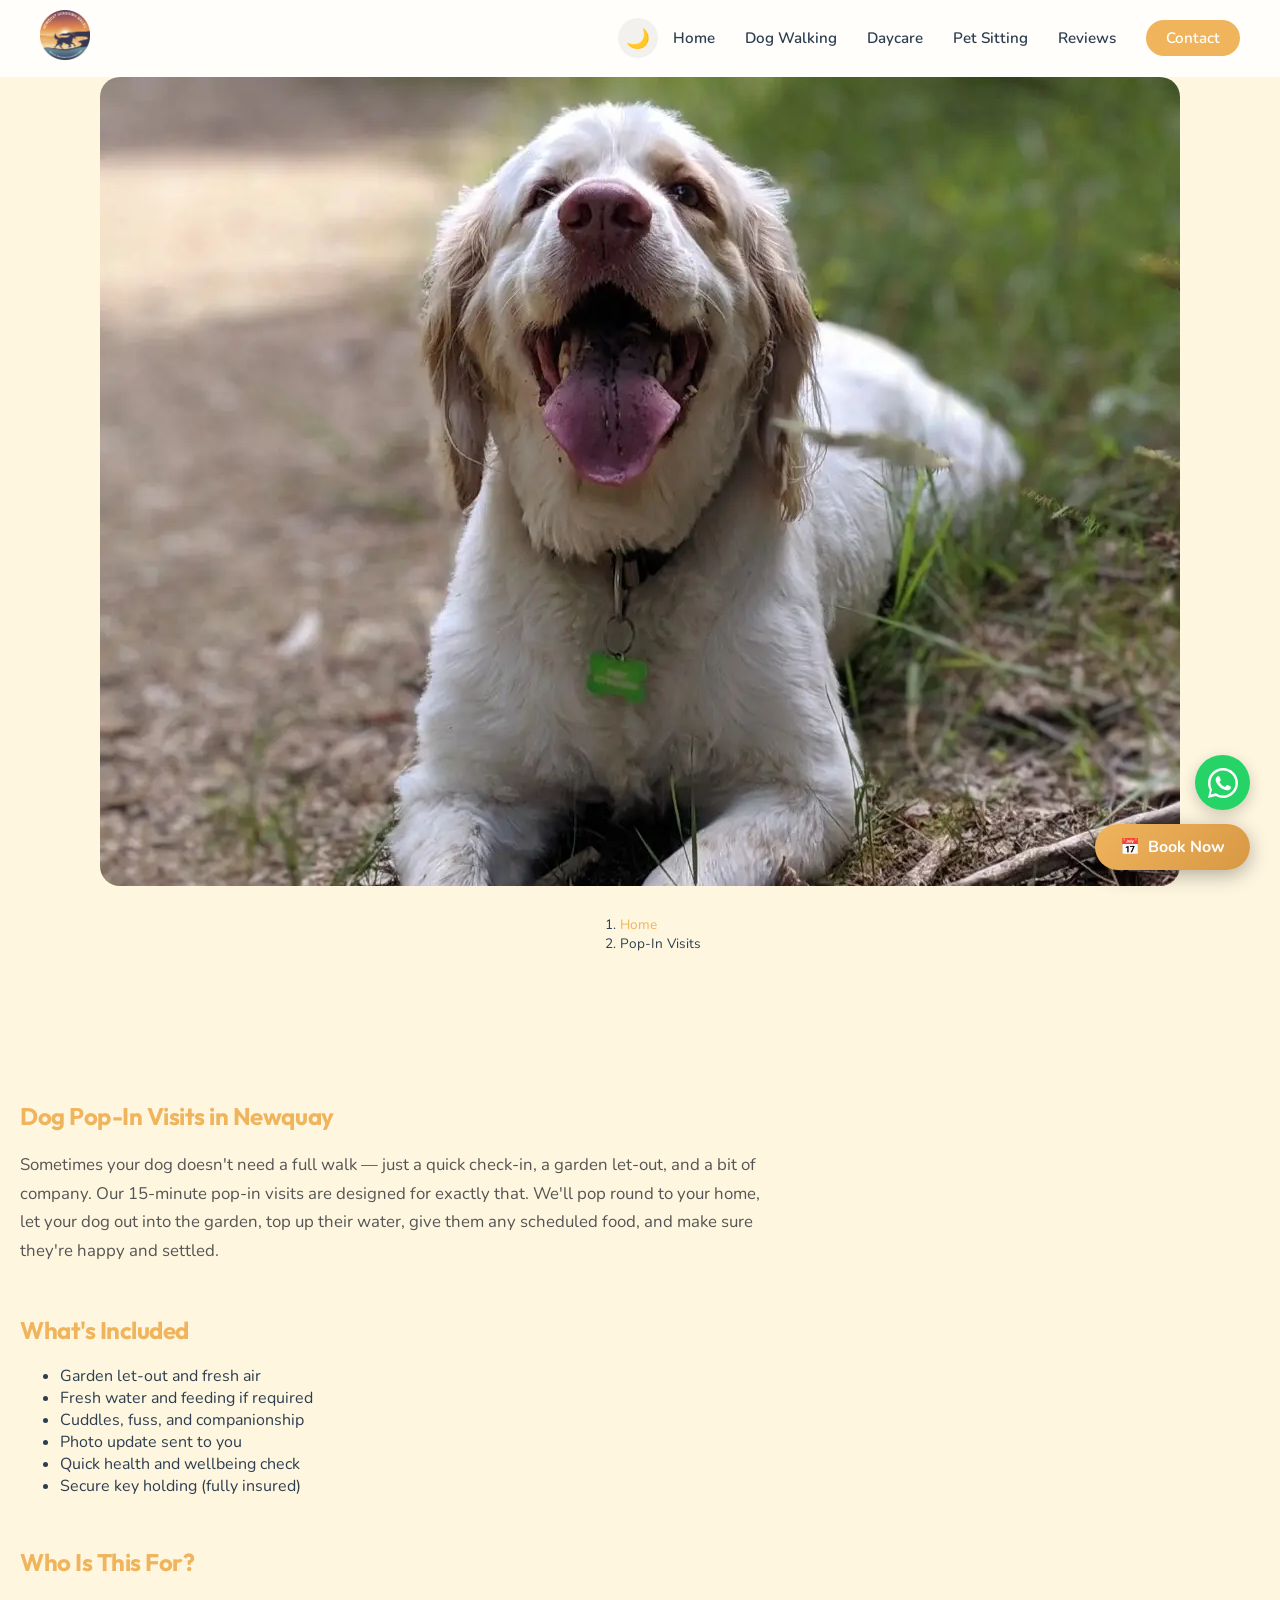
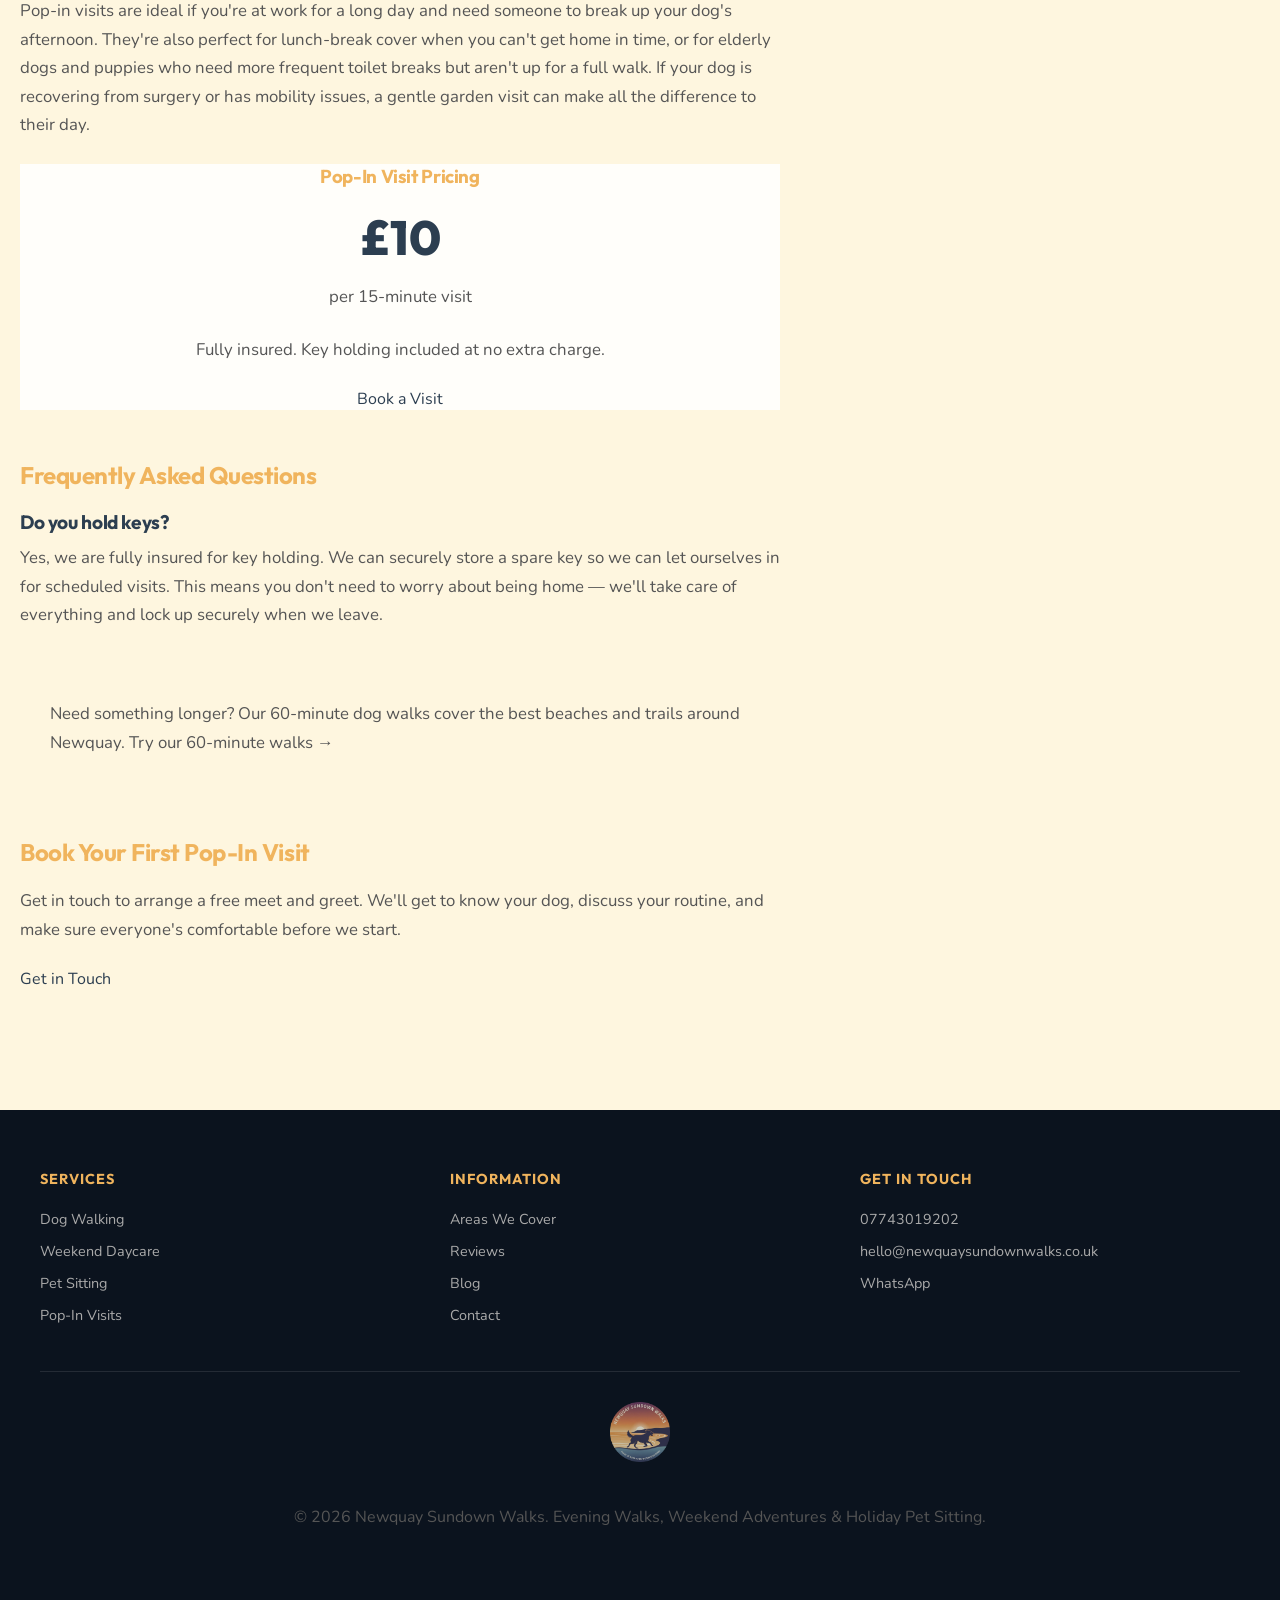
<file: pop-in-visits-newquay.html>
<!DOCTYPE html>
<html lang="en-GB">
<head>
    <meta charset="UTF-8">
    <meta name="viewport" content="width=device-width, initial-scale=1.0">
    <title>Dog Pop-In Visits in Newquay | 15-Min Check-Ins from £10 | Newquay Sundown Walks</title>
    <meta name="description" content="Quick 15-minute dog pop-in visits in Newquay. Garden let-out, feeding & cuddles. £10 per visit. Fully insured, key holding available.">
    <meta name="robots" content="index, follow">
    <meta property="og:type" content="website">
    <meta property="og:url" content="https://newquaysundownwalks.co.uk/pop-in-visits-newquay.html">
    <meta property="og:title" content="Dog Pop-In Visits in Newquay | 15-Min Check-Ins from £10">
    <meta property="og:description" content="Quick 15-minute dog pop-in visits in Newquay. Garden let-out, feeding & cuddles. £10 per visit. Fully insured.">
    <meta property="og:image" content="https://newquaysundownwalks.co.uk/images/clumber-spaniel-lying-down.webp">
    <link rel="canonical" href="https://newquaysundownwalks.co.uk/pop-in-visits-newquay.html">
    <link rel="preconnect" href="https://fonts.googleapis.com">
    <link rel="preconnect" href="https://fonts.gstatic.com" crossorigin>
    <link href="https://fonts.googleapis.com/css2?family=Nunito:wght@400;600;700&family=Outfit:wght@400;500;600;700&display=swap" rel="stylesheet">
    <link rel="stylesheet" href="style.css?v=2">
    <script type="application/ld+json">
    {
        "@context": "https://schema.org",
        "@type": "Service",
        "name": "Dog Pop-In Visits in Newquay",
        "description": "Quick 15-minute dog pop-in visits in Newquay. Garden let-out, feeding & cuddles. Fully insured, key holding available.",
        "provider": {
            "@type": "LocalBusiness",
            "name": "Newquay Sundown Walks",
            "telephone": "07743019202",
            "email": "hello@newquaysundownwalks.co.uk",
            "url": "https://newquaysundownwalks.co.uk"
        },
        "areaServed": {
            "@type": "Place",
            "name": "Newquay, Cornwall"
        },
        "offers": {
            "@type": "Offer",
            "price": "10.00",
            "priceCurrency": "GBP",
            "description": "15-minute pop-in visit"
        },
        "serviceType": "Dog Pop-In Visits"
    }
    </script>
</head>
<body>
    <canvas id="starsCanvas"></canvas>
    <div class="menu-overlay"></div>
    <a href="/contact.html" class="floating-book-btn">
        <span class="btn-icon">📅</span>
        <span class="btn-text">Book Now</span>
    </a>
    <a href="https://wa.me/qr/MWIQHF6UPTQKC1" target="_blank" rel="noopener noreferrer" class="whatsapp-float" aria-label="Contact us on WhatsApp">
        <svg viewBox="0 0 32 32" xmlns="http://www.w3.org/2000/svg">
            <path d="M16 0C7.164 0 0 7.164 0 16c0 2.826.735 5.479 2.016 7.786L0 32l8.433-2.015A15.93 15.93 0 0016 32c8.836 0 16-7.164 16-16S24.836 0 16 0zm0 29.334c-2.568 0-5.053-.739-7.193-2.133l-.516-.306-5.345 1.279 1.279-5.345-.306-.516A13.264 13.264 0 012.666 16c0-7.364 5.97-13.334 13.334-13.334S29.334 8.636 29.334 16 23.364 29.334 16 29.334z"/>
            <path d="M23.567 19.433c-.4-.2-2.367-1.167-2.734-1.3-.366-.134-.633-.2-.9.2-.266.4-1.033 1.3-1.267 1.567-.233.266-.466.3-.866.1-.4-.2-1.687-.622-3.213-1.98-1.188-1.058-1.99-2.365-2.223-2.765-.234-.4-.025-.616.175-.816.18-.18.4-.466.6-.7.2-.233.267-.4.4-.667.133-.266.067-.5-.033-.7-.1-.2-.9-2.167-1.233-2.967-.324-.778-.654-.673-.9-.686-.233-.012-.5-.015-.767-.015s-.7.1-1.067.5c-.366.4-1.4 1.367-1.4 3.333s1.434 3.867 1.634 4.133c.2.267 2.833 4.325 6.866 6.067.959.413 1.708.66 2.292.845.963.306 1.839.263 2.531.159.772-.115 2.367-.967 2.7-1.9.333-.933.333-1.733.233-1.9-.1-.167-.367-.267-.767-.467z"/>
        </svg>
    </a>

    <header>
        <nav role="navigation" aria-label="Main navigation">
            <a href="/" class="logo-container">
                <img src="images/sundown-walks-logo.webp" alt="Newquay Sundown Walks Logo" class="logo-img">
            </a>
            <div class="nav-right">
                <button id="themeToggle" class="theme-toggle-btn" aria-label="Toggle Dark Mode">
                    <span class="icon">🌙</span>
                </button>
                <button class="hamburger" aria-label="Open Menu">☰</button>
                <ul class="nav-links">
                    <li><a href="/">Home</a></li>
                    <li><a href="/dog-walking-newquay.html">Dog Walking</a></li>
                    <li><a href="/weekend-dog-daycare-newquay.html">Daycare</a></li>
                    <li><a href="/pet-sitting-newquay.html">Pet Sitting</a></li>
                    <li><a href="/reviews.html">Reviews</a></li>
                    <li><a href="/contact.html" class="nav-cta">Contact</a></li>
                </ul>
            </div>
        </nav>
    </header>

    <main>
        <section class="page-hero">
            <img src="images/clumber-spaniel-lying-down.webp" alt="Clumber Spaniel relaxing at home during a pop-in visit in Newquay" loading="lazy">
        </section>

        <nav class="breadcrumb" aria-label="Breadcrumb">
            <div class="container">
                <ol>
                    <li><a href="/">Home</a></li>
                    <li aria-current="page">Pop-In Visits</li>
                </ol>
            </div>
        </nav>

        <section class="service-detail">
            <div class="container">
                <h1>Dog Pop-In Visits in Newquay</h1>
                <p>Sometimes your dog doesn't need a full walk — just a quick check-in, a garden let-out, and a bit of company. Our 15-minute pop-in visits are designed for exactly that. We'll pop round to your home, let your dog out into the garden, top up their water, give them any scheduled food, and make sure they're happy and settled.</p>

                <h2>What's Included</h2>
                <ul>
                    <li>Garden let-out and fresh air</li>
                    <li>Fresh water and feeding if required</li>
                    <li>Cuddles, fuss, and companionship</li>
                    <li>Photo update sent to you</li>
                    <li>Quick health and wellbeing check</li>
                    <li>Secure key holding (fully insured)</li>
                </ul>

                <h2>Who Is This For?</h2>
                <p>Pop-in visits are ideal if you're at work for a long day and need someone to break up your dog's afternoon. They're also perfect for lunch-break cover when you can't get home in time, or for elderly dogs and puppies who need more frequent toilet breaks but aren't up for a full walk. If your dog is recovering from surgery or has mobility issues, a gentle garden visit can make all the difference to their day.</p>

                <div class="pricing-card glass-card">
                    <h3>Pop-In Visit Pricing</h3>
                    <div class="price">£10</div>
                    <p>per 15-minute visit</p>
                    <p>Fully insured. Key holding included at no extra charge.</p>
                    <a href="/contact.html" class="btn btn-primary">Book a Visit</a>
                </div>

                <div class="faq-section">
                    <h2>Frequently Asked Questions</h2>
                    <div class="faq-item glass-card">
                        <h3>Do you hold keys?</h3>
                        <p>Yes, we are fully insured for key holding. We can securely store a spare key so we can let ourselves in for scheduled visits. This means you don't need to worry about being home — we'll take care of everything and lock up securely when we leave.</p>
                    </div>
                </div>

                <div class="cross-link glass-card">
                    <p>Need something longer? Our 60-minute dog walks cover the best beaches and trails around Newquay. <a href="/dog-walking-newquay.html">Try our 60-minute walks &rarr;</a></p>
                </div>

                <div class="cta-section">
                    <h2>Book Your First Pop-In Visit</h2>
                    <p>Get in touch to arrange a free meet and greet. We'll get to know your dog, discuss your routine, and make sure everyone's comfortable before we start.</p>
                    <a href="/contact.html" class="btn btn-primary">Get in Touch</a>
                </div>
            </div>
        </section>
    </main>

    <footer>
        <div class="container">
            <div class="footer-nav">
                <div>
                    <h4>Services</h4>
                    <ul>
                        <li><a href="/dog-walking-newquay.html">Dog Walking</a></li>
                        <li><a href="/weekend-dog-daycare-newquay.html">Weekend Daycare</a></li>
                        <li><a href="/pet-sitting-newquay.html">Pet Sitting</a></li>
                        <li><a href="/pop-in-visits-newquay.html">Pop-In Visits</a></li>
                    </ul>
                </div>
                <div>
                    <h4>Information</h4>
                    <ul>
                        <li><a href="/areas-we-cover.html">Areas We Cover</a></li>
                        <li><a href="/reviews.html">Reviews</a></li>
                        <li><a href="/blog/">Blog</a></li>
                        <li><a href="/contact.html">Contact</a></li>
                    </ul>
                </div>
                <div>
                    <h4>Get In Touch</h4>
                    <ul>
                        <li><a href="tel:07743019202">07743019202</a></li>
                        <li><a href="mailto:hello@newquaysundownwalks.co.uk">hello@newquaysundownwalks.co.uk</a></li>
                        <li><a href="https://wa.me/qr/MWIQHF6UPTQKC1" target="_blank" rel="noopener noreferrer">WhatsApp</a></li>
                    </ul>
                </div>
            </div>
            <div class="footer-bottom">
                <img src="images/sundown-walks-logo.webp" alt="Newquay Sundown Walks" class="footer-logo">
                <p>&copy; 2026 Newquay Sundown Walks. Evening Walks, Weekend Adventures & Holiday Pet Sitting.</p>
            </div>
        </div>
    </footer>

    <script src="shared.js?v=2" defer></script>
</body>
</html>
</file>
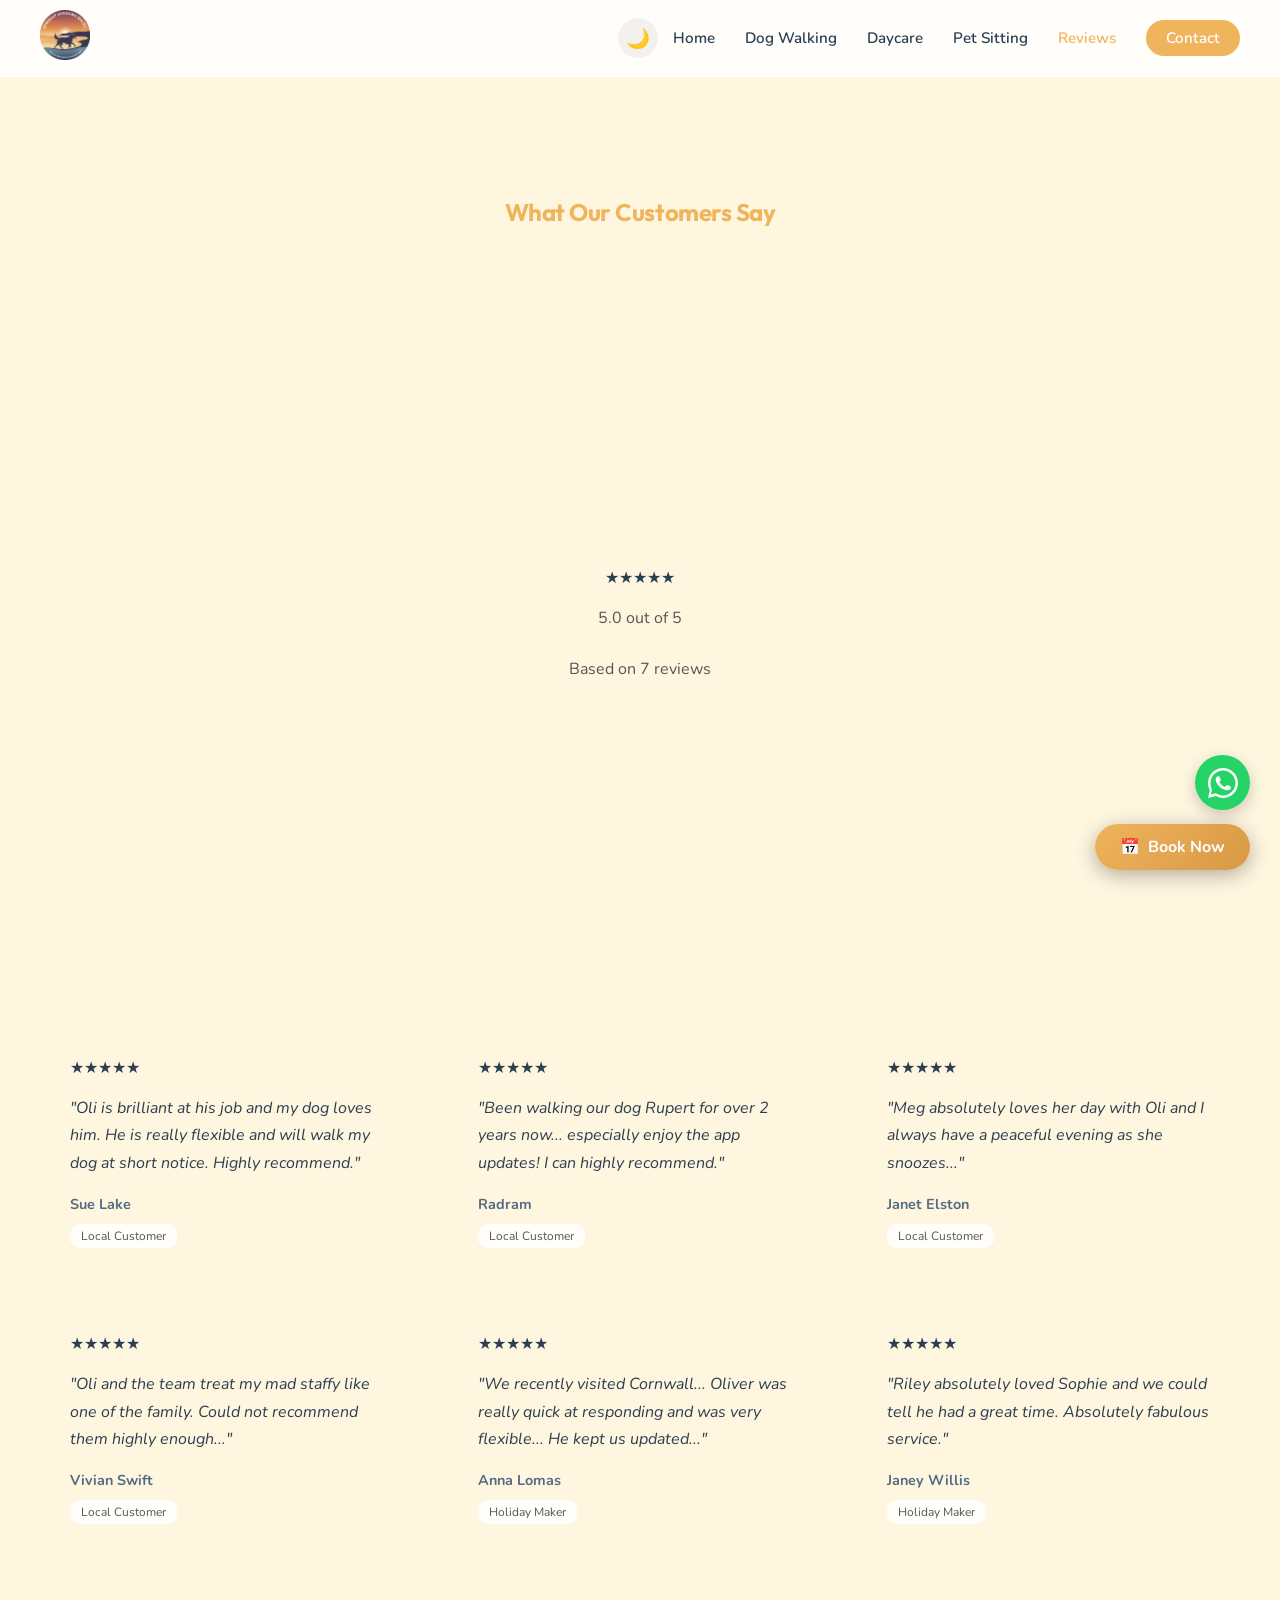
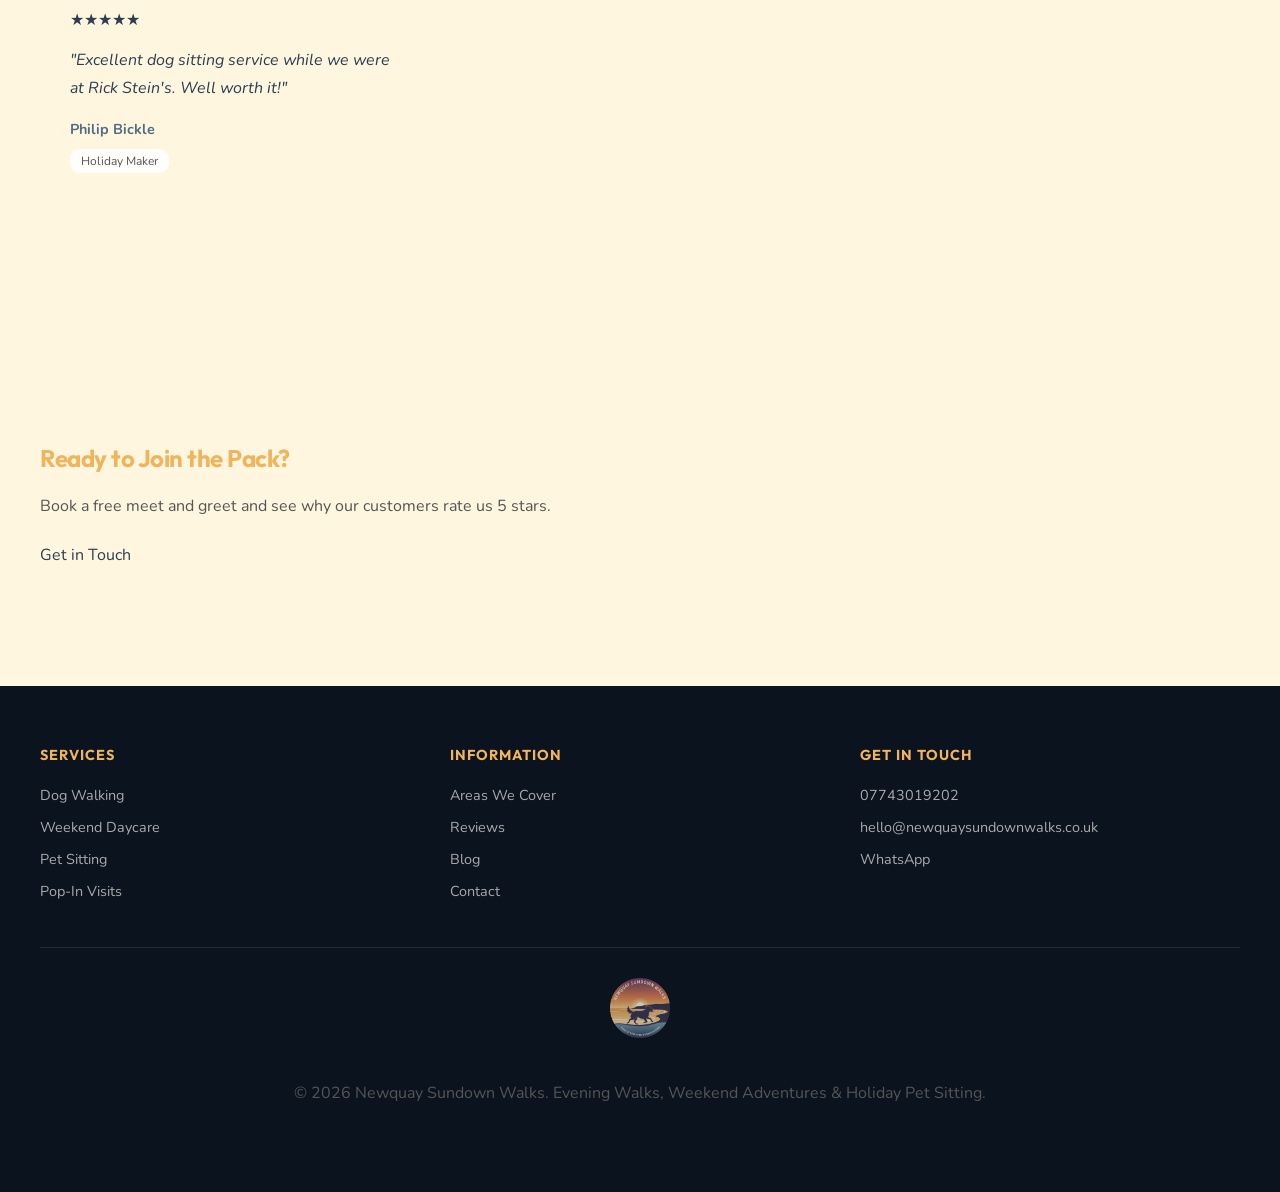
<file: reviews.html>
<!DOCTYPE html>
<html lang="en-GB">
<head>
    <meta charset="UTF-8">
    <meta name="viewport" content="width=device-width, initial-scale=1.0">
    <title>Reviews | 5-Star Dog Walking & Pet Sitting | Newquay Sundown Walks</title>
    <meta name="description" content="Read what our customers say. 7 five-star reviews from local residents and holiday makers in Newquay, Cornwall.">
    <meta name="robots" content="index, follow">
    <meta property="og:type" content="website">
    <meta property="og:url" content="https://newquaysundownwalks.co.uk/reviews.html">
    <meta property="og:title" content="Reviews | 5-Star Dog Walking & Pet Sitting | Newquay Sundown Walks">
    <meta property="og:description" content="Read what our customers say. 7 five-star reviews from local residents and holiday makers in Newquay, Cornwall.">
    <meta property="og:image" content="https://newquaysundownwalks.co.uk/images/sundown-walks-logo.webp">
    <link rel="canonical" href="https://newquaysundownwalks.co.uk/reviews.html">
    <link rel="preconnect" href="https://fonts.googleapis.com">
    <link rel="preconnect" href="https://fonts.gstatic.com" crossorigin>
    <link href="https://fonts.googleapis.com/css2?family=Nunito:wght@400;600;700&family=Outfit:wght@400;500;600;700&display=swap" rel="stylesheet">
    <link rel="stylesheet" href="style.css?v=2">
    <script type="application/ld+json">
    {
        "@context": "https://schema.org",
        "@type": "LocalBusiness",
        "@id": "https://newquaysundownwalks.co.uk/#business",
        "name": "Newquay Sundown Walks",
        "aggregateRating": {
            "@type": "AggregateRating",
            "ratingValue": "5.0",
            "bestRating": "5",
            "worstRating": "1",
            "reviewCount": "7"
        },
        "review": [
            {
                "@type": "Review",
                "author": {
                    "@type": "Person",
                    "name": "Sue Lake"
                },
                "reviewRating": {
                    "@type": "Rating",
                    "ratingValue": "5",
                    "bestRating": "5"
                },
                "reviewBody": "Oli is brilliant at his job and my dog loves him. He is really flexible and will walk my dog at short notice. Highly recommend."
            },
            {
                "@type": "Review",
                "author": {
                    "@type": "Person",
                    "name": "Radram"
                },
                "reviewRating": {
                    "@type": "Rating",
                    "ratingValue": "5",
                    "bestRating": "5"
                },
                "reviewBody": "Been walking our dog Rupert for over 2 years now... especially enjoy the app updates! I can highly recommend."
            },
            {
                "@type": "Review",
                "author": {
                    "@type": "Person",
                    "name": "Janet Elston"
                },
                "reviewRating": {
                    "@type": "Rating",
                    "ratingValue": "5",
                    "bestRating": "5"
                },
                "reviewBody": "Meg absolutely loves her day with Oli and I always have a peaceful evening as she snoozes..."
            },
            {
                "@type": "Review",
                "author": {
                    "@type": "Person",
                    "name": "Vivian Swift"
                },
                "reviewRating": {
                    "@type": "Rating",
                    "ratingValue": "5",
                    "bestRating": "5"
                },
                "reviewBody": "Oli and the team treat my mad staffy like one of the family. Could not recommend them highly enough..."
            },
            {
                "@type": "Review",
                "author": {
                    "@type": "Person",
                    "name": "Anna Lomas"
                },
                "reviewRating": {
                    "@type": "Rating",
                    "ratingValue": "5",
                    "bestRating": "5"
                },
                "reviewBody": "We recently visited Cornwall... Oliver was really quick at responding and was very flexible... He kept us updated..."
            },
            {
                "@type": "Review",
                "author": {
                    "@type": "Person",
                    "name": "Janey Willis"
                },
                "reviewRating": {
                    "@type": "Rating",
                    "ratingValue": "5",
                    "bestRating": "5"
                },
                "reviewBody": "Riley absolutely loved Sophie and we could tell he had a great time. Absolutely fabulous service."
            },
            {
                "@type": "Review",
                "author": {
                    "@type": "Person",
                    "name": "Philip Bickle"
                },
                "reviewRating": {
                    "@type": "Rating",
                    "ratingValue": "5",
                    "bestRating": "5"
                },
                "reviewBody": "Excellent dog sitting service while we were at Rick Stein's. Well worth it!"
            }
        ]
    }
    </script>
</head>
<body>
    <canvas id="starsCanvas"></canvas>
    <div class="menu-overlay"></div>
    <a href="/contact.html" class="floating-book-btn">
        <span class="btn-icon">📅</span>
        <span class="btn-text">Book Now</span>
    </a>
    <a href="https://wa.me/qr/MWIQHF6UPTQKC1" target="_blank" rel="noopener noreferrer" class="whatsapp-float" aria-label="Contact us on WhatsApp">
        <svg viewBox="0 0 32 32" xmlns="http://www.w3.org/2000/svg">
            <path d="M16 0C7.164 0 0 7.164 0 16c0 2.826.735 5.479 2.016 7.786L0 32l8.433-2.015A15.93 15.93 0 0016 32c8.836 0 16-7.164 16-16S24.836 0 16 0zm0 29.334c-2.568 0-5.053-.739-7.193-2.133l-.516-.306-5.345 1.279 1.279-5.345-.306-.516A13.264 13.264 0 012.666 16c0-7.364 5.97-13.334 13.334-13.334S29.334 8.636 29.334 16 23.364 29.334 16 29.334z"/>
            <path d="M23.567 19.433c-.4-.2-2.367-1.167-2.734-1.3-.366-.134-.633-.2-.9.2-.266.4-1.033 1.3-1.267 1.567-.233.266-.466.3-.866.1-.4-.2-1.687-.622-3.213-1.98-1.188-1.058-1.99-2.365-2.223-2.765-.234-.4-.025-.616.175-.816.18-.18.4-.466.6-.7.2-.233.267-.4.4-.667.133-.266.067-.5-.033-.7-.1-.2-.9-2.167-1.233-2.967-.324-.778-.654-.673-.9-.686-.233-.012-.5-.015-.767-.015s-.7.1-1.067.5c-.366.4-1.4 1.367-1.4 3.333s1.434 3.867 1.634 4.133c.2.267 2.833 4.325 6.866 6.067.959.413 1.708.66 2.292.845.963.306 1.839.263 2.531.159.772-.115 2.367-.967 2.7-1.9.333-.933.333-1.733.233-1.9-.1-.167-.367-.267-.767-.467z"/>
        </svg>
    </a>

    <header>
        <nav role="navigation" aria-label="Main navigation">
            <a href="/" class="logo-container">
                <img src="images/sundown-walks-logo.webp" alt="Newquay Sundown Walks Logo" class="logo-img">
            </a>
            <div class="nav-right">
                <button id="themeToggle" class="theme-toggle-btn" aria-label="Toggle Dark Mode">
                    <span class="icon">🌙</span>
                </button>
                <button class="hamburger" aria-label="Open Menu">☰</button>
                <ul class="nav-links">
                    <li><a href="/">Home</a></li>
                    <li><a href="/dog-walking-newquay.html">Dog Walking</a></li>
                    <li><a href="/weekend-dog-daycare-newquay.html">Daycare</a></li>
                    <li><a href="/pet-sitting-newquay.html">Pet Sitting</a></li>
                    <li><a href="/reviews.html" class="nav-active">Reviews</a></li>
                    <li><a href="/contact.html" class="nav-cta">Contact</a></li>
                </ul>
            </div>
        </nav>
    </header>

    <main>
        <section class="section-header">
            <div class="container">
                <h1>What Our Customers Say</h1>
            </div>
        </section>

        <section class="aggregate-rating">
            <div class="container">
                <div class="rating-display glass-card">
                    <div class="big-stars">&#9733;&#9733;&#9733;&#9733;&#9733;</div>
                    <p class="rating-score">5.0 out of 5</p>
                    <p class="rating-count">Based on 7 reviews</p>
                </div>
            </div>
        </section>

        <section class="reviews-section">
            <div class="container">
                <div class="review-grid">
                    <div class="review-card glass-card">
                        <div class="review-stars">&#9733;&#9733;&#9733;&#9733;&#9733;</div>
                        <p class="review-text">"Oli is brilliant at his job and my dog loves him. He is really flexible and will walk my dog at short notice. Highly recommend."</p>
                        <p class="review-author">Sue Lake</p>
                        <span class="review-tag tag-local">Local Customer</span>
                    </div>

                    <div class="review-card glass-card">
                        <div class="review-stars">&#9733;&#9733;&#9733;&#9733;&#9733;</div>
                        <p class="review-text">"Been walking our dog Rupert for over 2 years now... especially enjoy the app updates! I can highly recommend."</p>
                        <p class="review-author">Radram</p>
                        <span class="review-tag tag-local">Local Customer</span>
                    </div>

                    <div class="review-card glass-card">
                        <div class="review-stars">&#9733;&#9733;&#9733;&#9733;&#9733;</div>
                        <p class="review-text">"Meg absolutely loves her day with Oli and I always have a peaceful evening as she snoozes..."</p>
                        <p class="review-author">Janet Elston</p>
                        <span class="review-tag tag-local">Local Customer</span>
                    </div>

                    <div class="review-card glass-card">
                        <div class="review-stars">&#9733;&#9733;&#9733;&#9733;&#9733;</div>
                        <p class="review-text">"Oli and the team treat my mad staffy like one of the family. Could not recommend them highly enough..."</p>
                        <p class="review-author">Vivian Swift</p>
                        <span class="review-tag tag-local">Local Customer</span>
                    </div>

                    <div class="review-card glass-card">
                        <div class="review-stars">&#9733;&#9733;&#9733;&#9733;&#9733;</div>
                        <p class="review-text">"We recently visited Cornwall... Oliver was really quick at responding and was very flexible... He kept us updated..."</p>
                        <p class="review-author">Anna Lomas</p>
                        <span class="review-tag tag-holiday">Holiday Maker</span>
                    </div>

                    <div class="review-card glass-card">
                        <div class="review-stars">&#9733;&#9733;&#9733;&#9733;&#9733;</div>
                        <p class="review-text">"Riley absolutely loved Sophie and we could tell he had a great time. Absolutely fabulous service."</p>
                        <p class="review-author">Janey Willis</p>
                        <span class="review-tag tag-holiday">Holiday Maker</span>
                    </div>

                    <div class="review-card glass-card">
                        <div class="review-stars">&#9733;&#9733;&#9733;&#9733;&#9733;</div>
                        <p class="review-text">"Excellent dog sitting service while we were at Rick Stein's. Well worth it!"</p>
                        <p class="review-author">Philip Bickle</p>
                        <span class="review-tag tag-holiday">Holiday Maker</span>
                    </div>
                </div>
            </div>
        </section>

        <section class="cta-section">
            <div class="container">
                <div class="glass-card cta-card">
                    <h2>Ready to Join the Pack?</h2>
                    <p>Book a free meet and greet and see why our customers rate us 5 stars.</p>
                    <a href="/contact.html" class="btn btn-primary">Get in Touch</a>
                </div>
            </div>
        </section>
    </main>

    <footer>
        <div class="container">
            <div class="footer-nav">
                <div>
                    <h4>Services</h4>
                    <ul>
                        <li><a href="/dog-walking-newquay.html">Dog Walking</a></li>
                        <li><a href="/weekend-dog-daycare-newquay.html">Weekend Daycare</a></li>
                        <li><a href="/pet-sitting-newquay.html">Pet Sitting</a></li>
                        <li><a href="/pop-in-visits-newquay.html">Pop-In Visits</a></li>
                    </ul>
                </div>
                <div>
                    <h4>Information</h4>
                    <ul>
                        <li><a href="/areas-we-cover.html">Areas We Cover</a></li>
                        <li><a href="/reviews.html">Reviews</a></li>
                        <li><a href="/blog/">Blog</a></li>
                        <li><a href="/contact.html">Contact</a></li>
                    </ul>
                </div>
                <div>
                    <h4>Get In Touch</h4>
                    <ul>
                        <li><a href="tel:07743019202">07743019202</a></li>
                        <li><a href="mailto:hello@newquaysundownwalks.co.uk">hello@newquaysundownwalks.co.uk</a></li>
                        <li><a href="https://wa.me/qr/MWIQHF6UPTQKC1" target="_blank" rel="noopener noreferrer">WhatsApp</a></li>
                    </ul>
                </div>
            </div>
            <div class="footer-bottom">
                <img src="images/sundown-walks-logo.webp" alt="Newquay Sundown Walks" class="footer-logo">
                <p>&copy; 2026 Newquay Sundown Walks. Evening Walks, Weekend Adventures & Holiday Pet Sitting.</p>
            </div>
        </div>
    </footer>

    <script src="shared.js?v=2" defer></script>
</body>
</html>
</file>
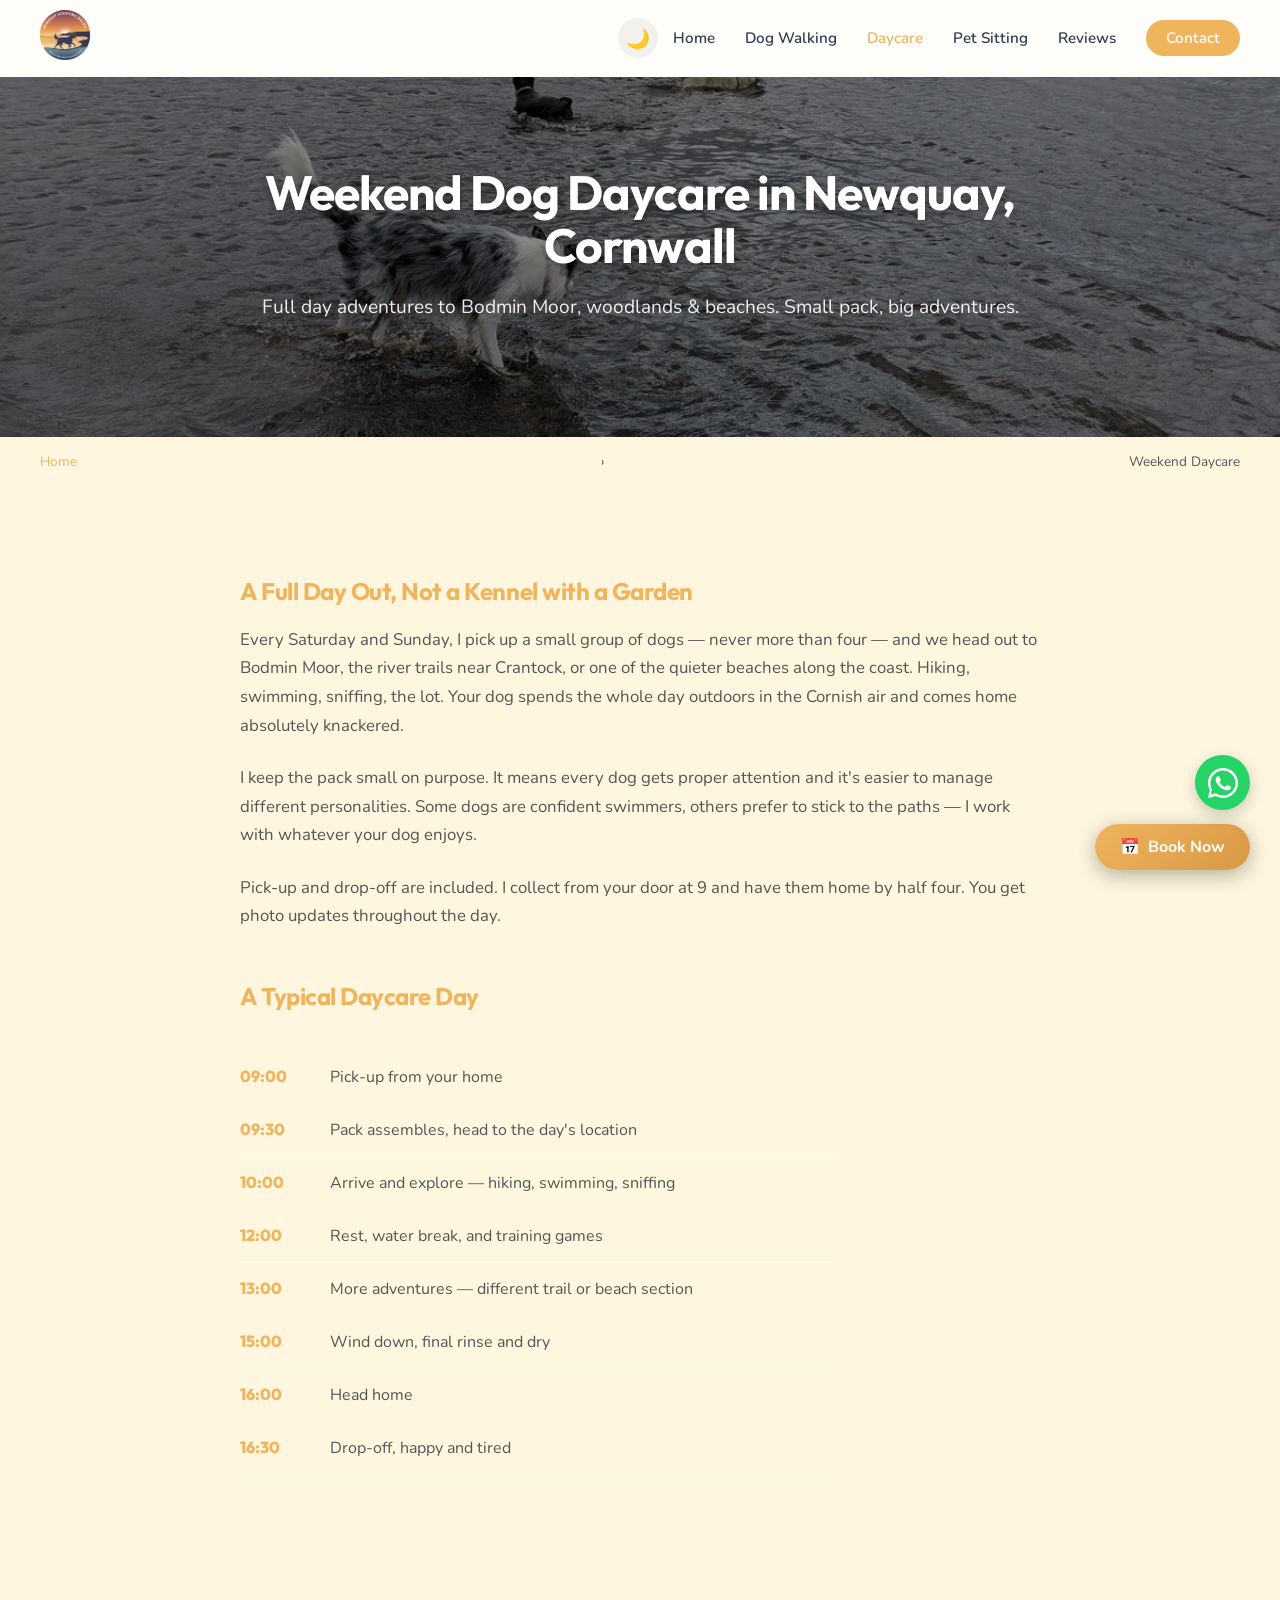
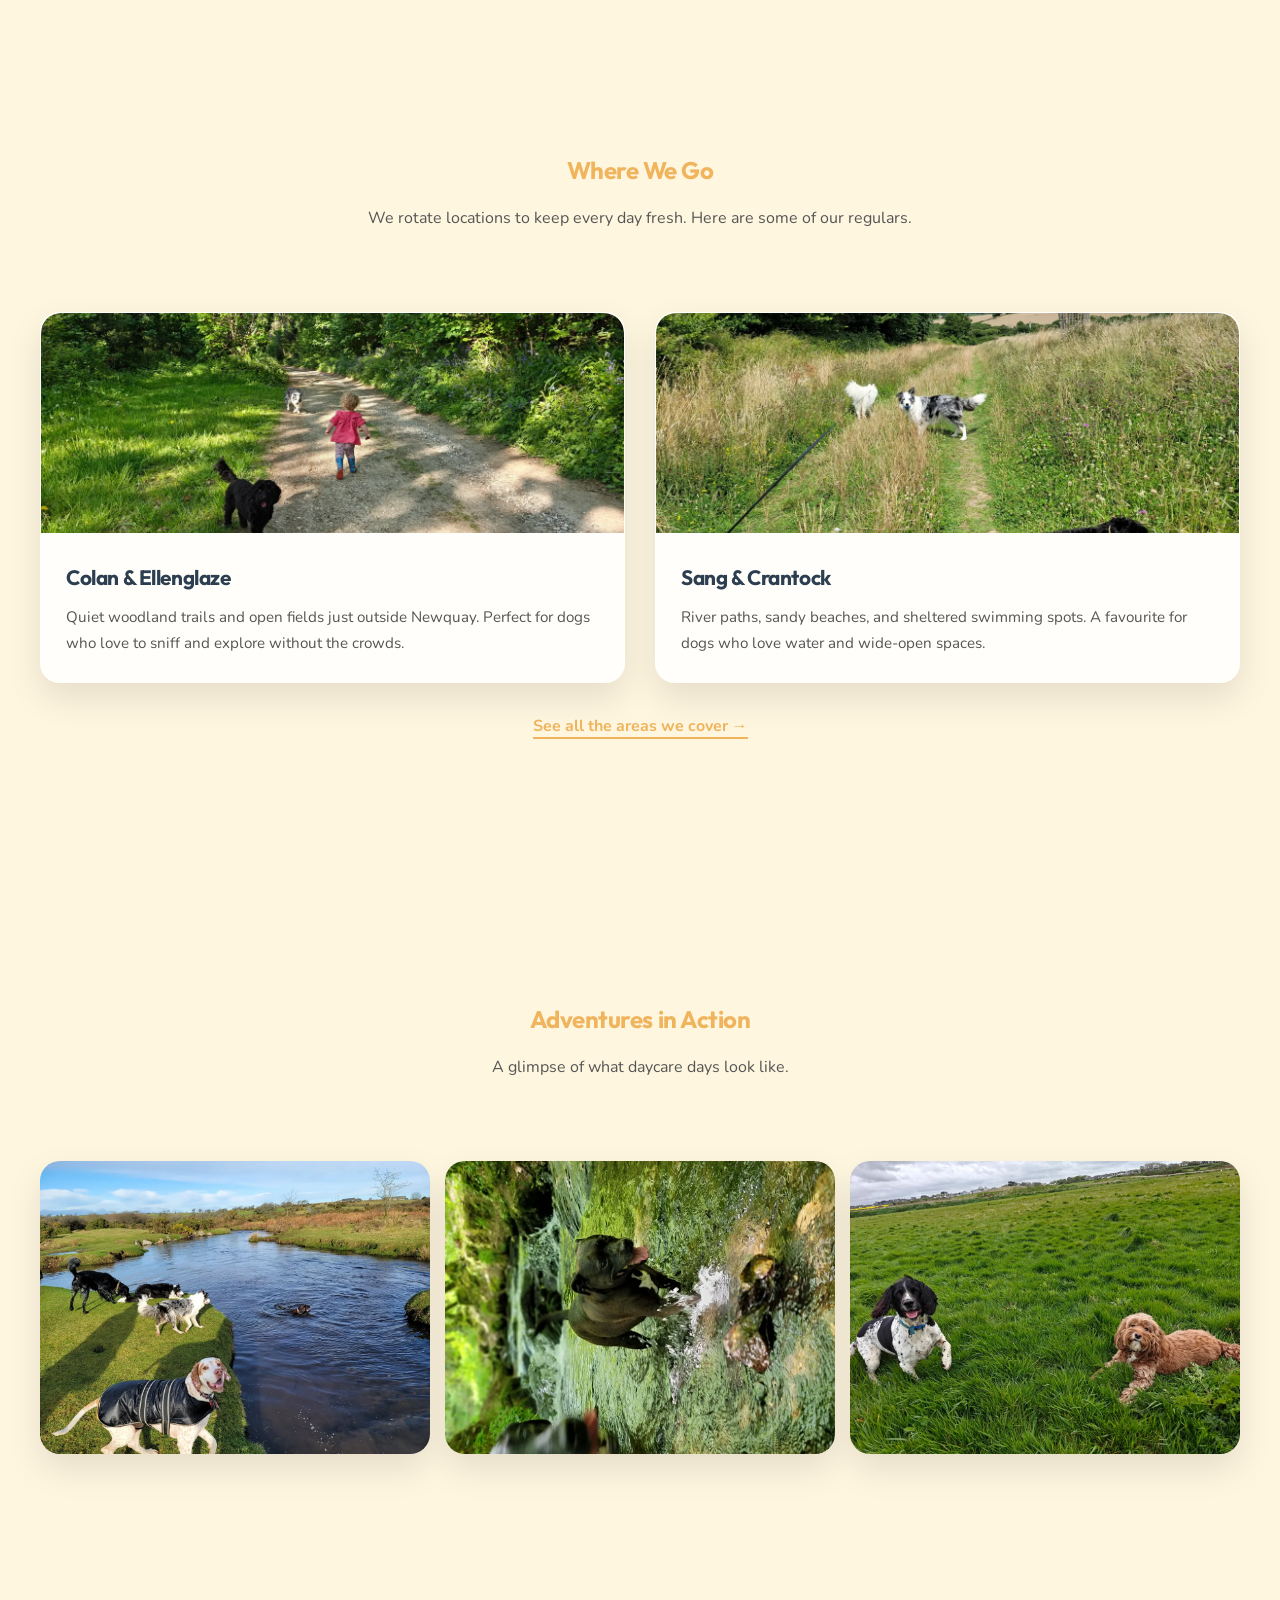
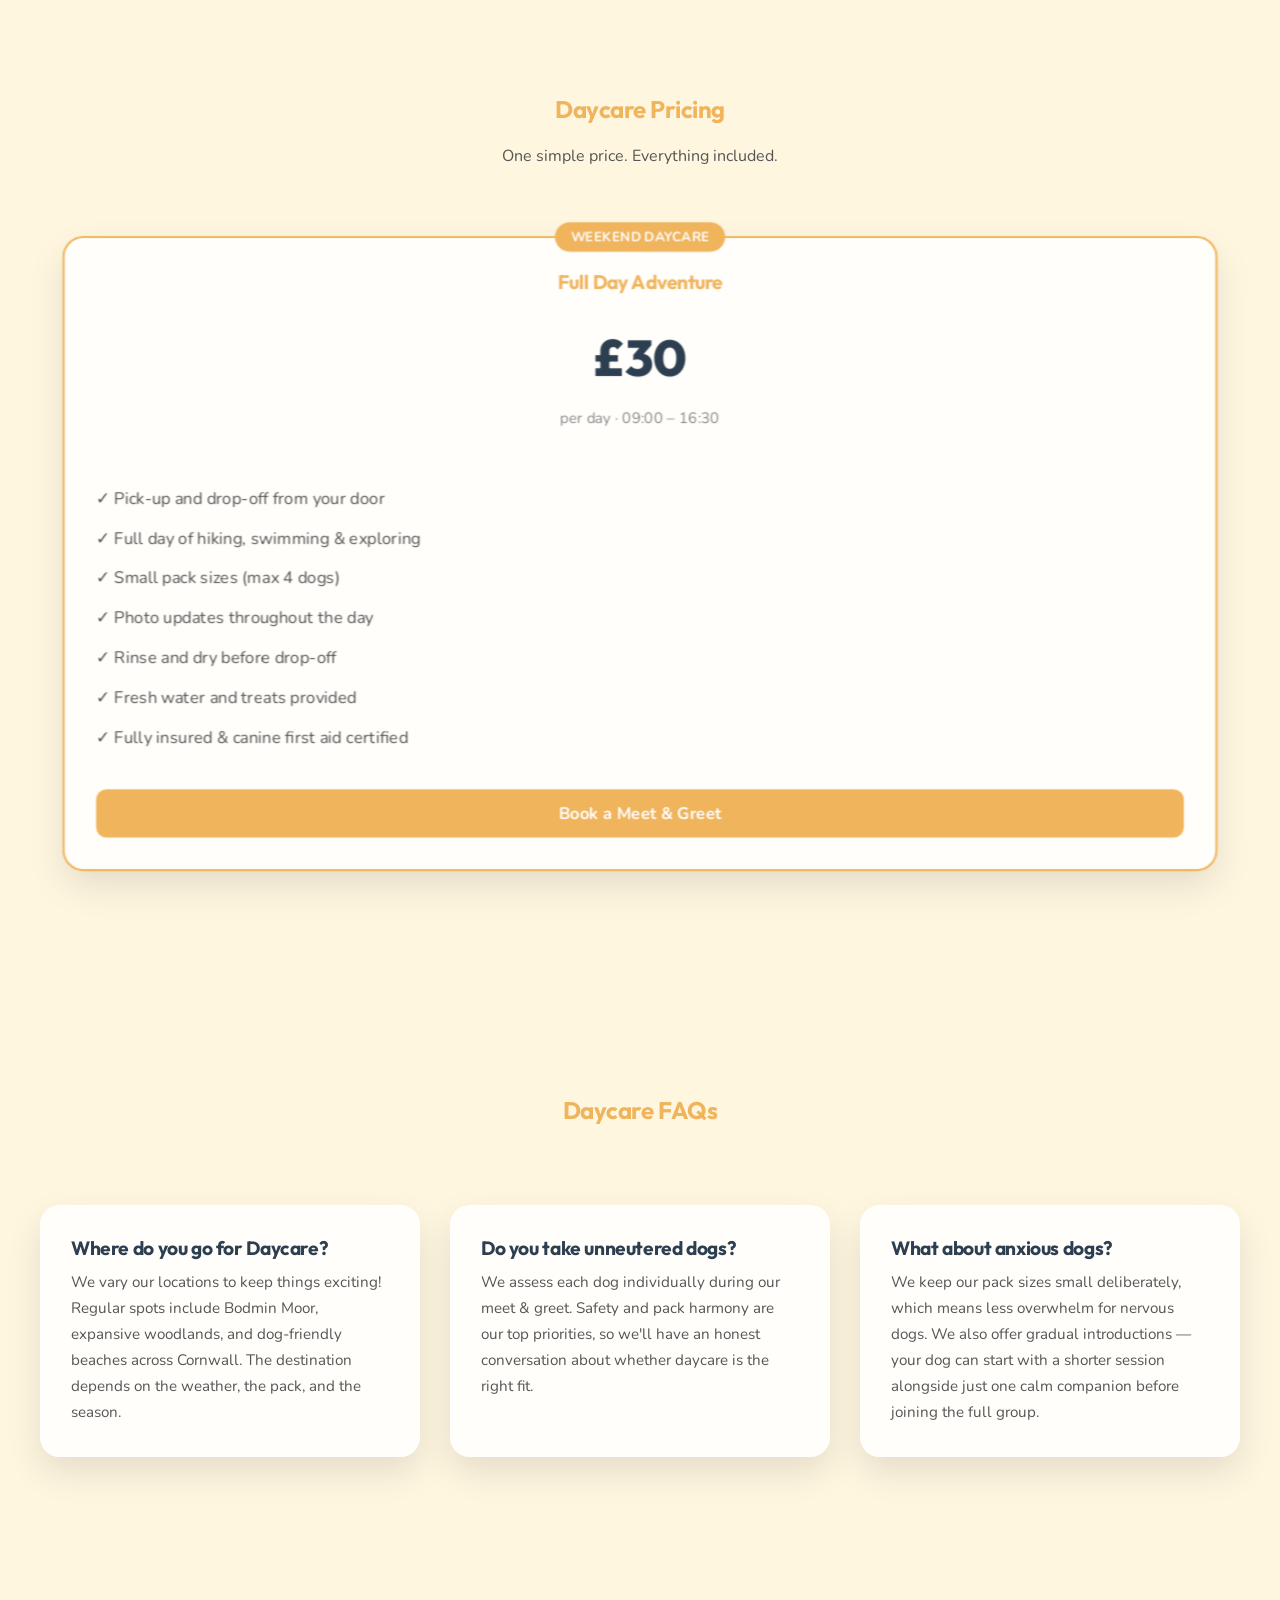
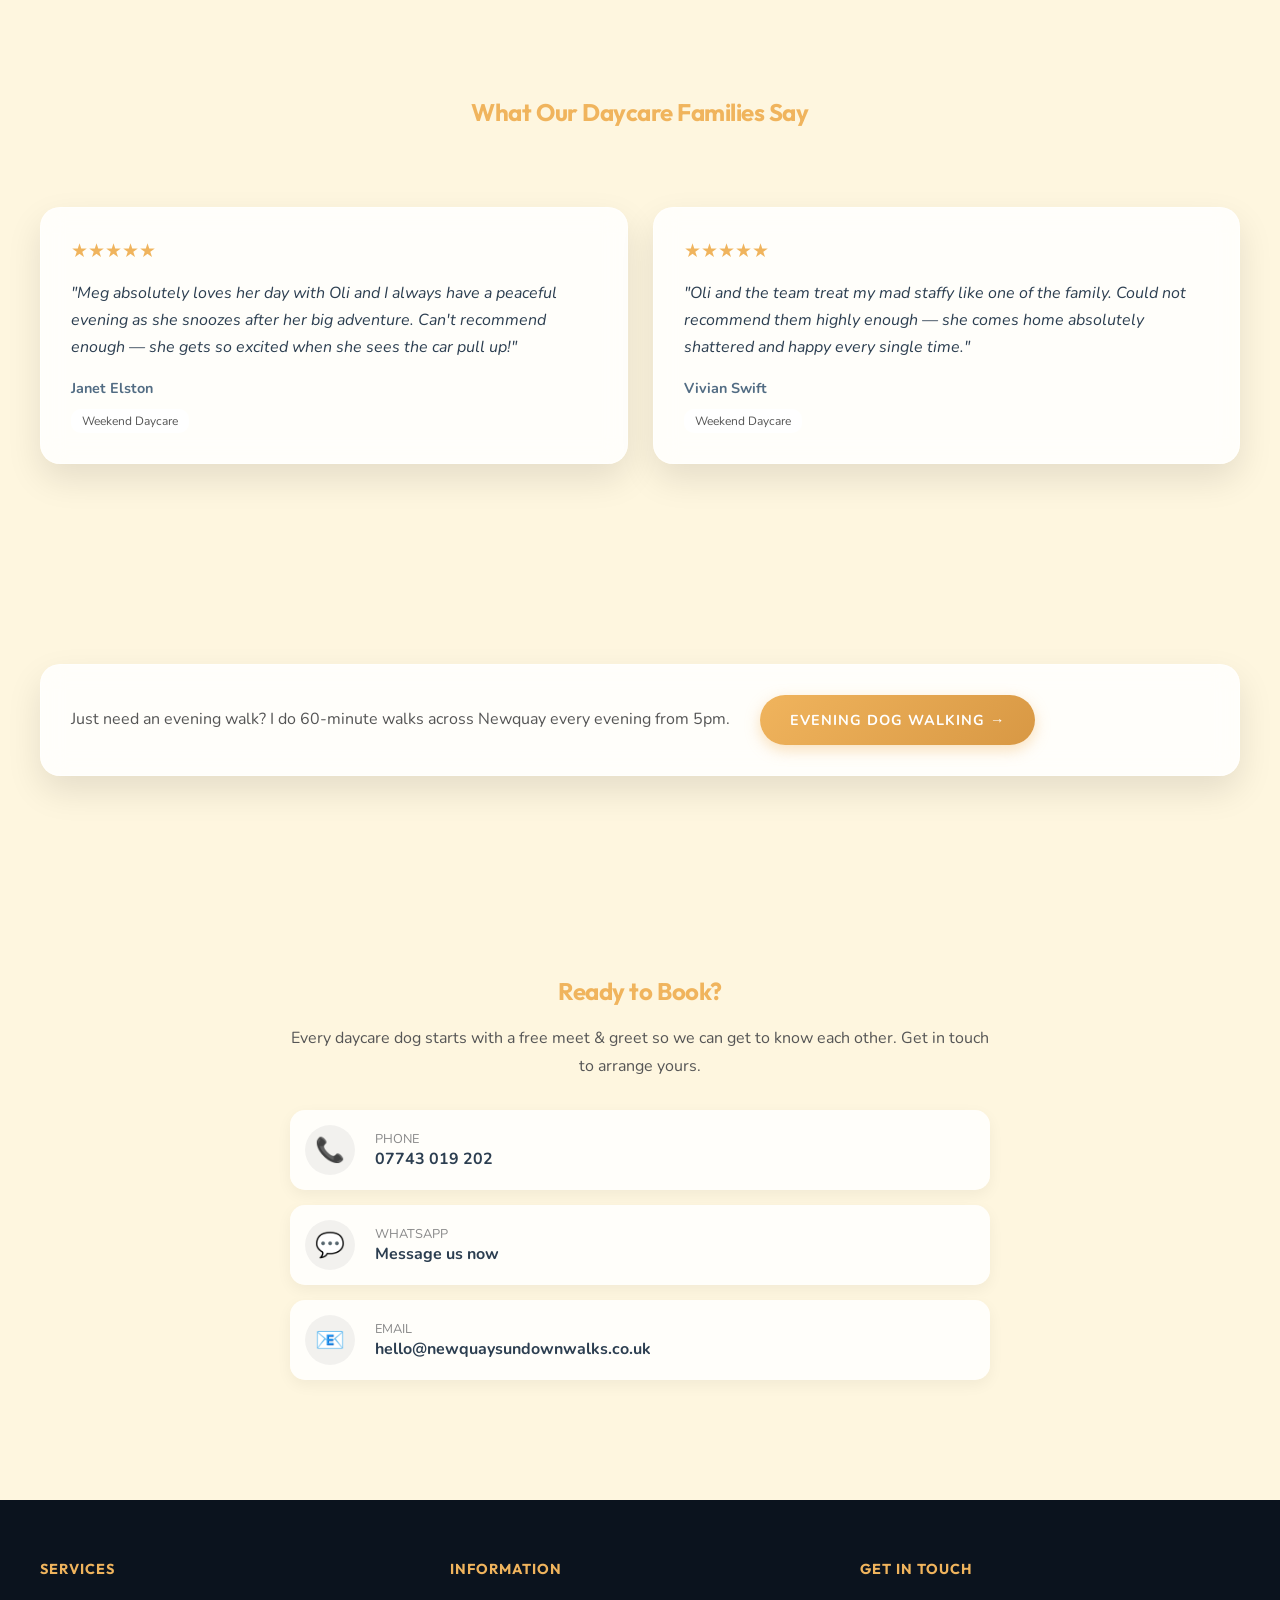
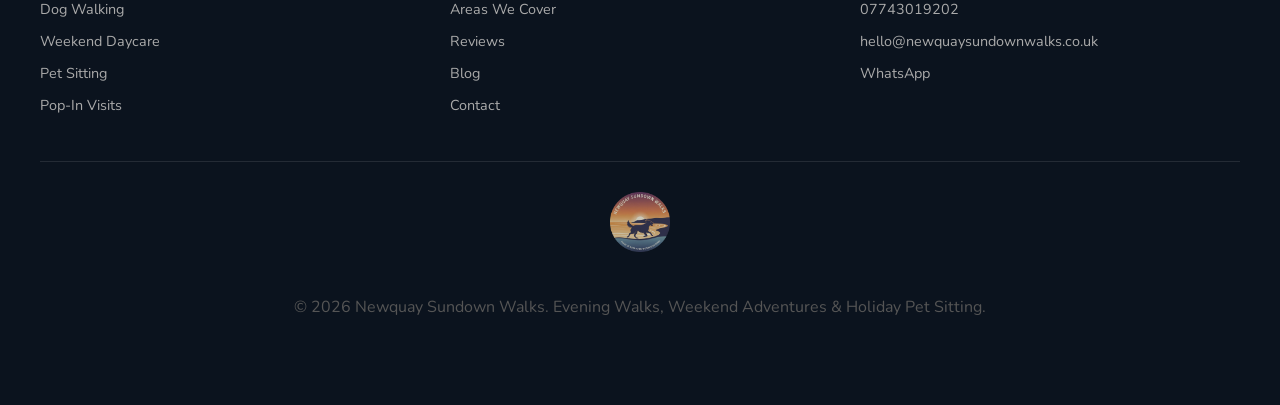
<file: weekend-dog-daycare-newquay.html>
<!DOCTYPE html>
<html lang="en-GB">
<head>
    <meta charset="UTF-8">
    <meta name="viewport" content="width=device-width, initial-scale=1.0">
    <meta name="description" content="Weekend dog daycare in Newquay. Full day adventures (09:00-16:30) to Bodmin Moor & Cornish beaches. Transport included. £30/day. Small pack, big adventures.">
    <meta name="robots" content="index, follow">
    <meta name="author" content="Newquay Sundown Walks">
    <meta name="geo.region" content="GB-CON">
    <meta name="geo.placename" content="Newquay">
    <title>Weekend Dog Daycare in Newquay | Bodmin Moor & Beach Adventures | From £30</title>

    <link rel="canonical" href="https://newquaysundownwalks.co.uk/weekend-dog-daycare-newquay.html">
    <link rel="icon" href="images/sundown-walks-logo.webp">

    <!-- Open Graph -->
    <meta property="og:type" content="website">
    <meta property="og:url" content="https://newquaysundownwalks.co.uk/weekend-dog-daycare-newquay.html">
    <meta property="og:title" content="Weekend Dog Daycare in Newquay | Bodmin Moor & Beach Adventures | From £30">
    <meta property="og:description" content="Weekend dog daycare in Newquay. Full day adventures (09:00-16:30) to Bodmin Moor & Cornish beaches. Transport included. £30/day. Small pack, big adventures.">
    <meta property="og:image" content="https://newquaysundownwalks.co.uk/images/dogs-swimming-in-lake.webp">
    <meta property="og:locale" content="en_GB">

    <!-- Twitter Card -->
    <meta name="twitter:card" content="summary_large_image">
    <meta name="twitter:title" content="Weekend Dog Daycare in Newquay | Bodmin Moor & Beach Adventures | From £30">
    <meta name="twitter:description" content="Weekend dog daycare in Newquay. Full day adventures (09:00-16:30) to Bodmin Moor & Cornish beaches. Transport included. £30/day.">
    <meta name="twitter:image" content="https://newquaysundownwalks.co.uk/images/dogs-swimming-in-lake.webp">

    <!-- Structured Data: Service -->
    <script type="application/ld+json">
    {
        "@context": "https://schema.org",
        "@type": "Service",
        "name": "Weekend Dog Daycare",
        "description": "Full day weekend dog daycare in Newquay, Cornwall. Adventures to Bodmin Moor, woodlands and dog-friendly beaches. 09:00-16:30 with transport included.",
        "provider": {
            "@type": "LocalBusiness",
            "name": "Newquay Sundown Walks",
            "url": "https://newquaysundownwalks.co.uk"
        },
        "areaServed": {
            "@type": "City",
            "name": "Newquay"
        },
        "offers": {
            "@type": "Offer",
            "price": "30.00",
            "priceCurrency": "GBP",
            "description": "Full day daycare 09:00-16:30, transport included"
        }
    }
    </script>

    <!-- Structured Data: FAQPage -->
    <script type="application/ld+json">
    {
        "@context": "https://schema.org",
        "@type": "FAQPage",
        "mainEntity": [
            {
                "@type": "Question",
                "name": "Where do you go for Daycare?",
                "acceptedAnswer": {
                    "@type": "Answer",
                    "text": "We vary our locations to keep things exciting! Regular spots include Bodmin Moor, expansive woodlands, and dog-friendly beaches across Cornwall. The destination depends on the weather, the pack, and the season."
                }
            },
            {
                "@type": "Question",
                "name": "Do you take unneutered dogs?",
                "acceptedAnswer": {
                    "@type": "Answer",
                    "text": "We assess each dog individually during our meet & greet. Safety and pack harmony are our top priorities, so we'll have an honest conversation about whether daycare is the right fit."
                }
            },
            {
                "@type": "Question",
                "name": "What about anxious dogs?",
                "acceptedAnswer": {
                    "@type": "Answer",
                    "text": "We keep our pack sizes small deliberately, which means less overwhelm for nervous dogs. We also offer gradual introductions — your dog can start with a shorter session alongside just one calm companion before joining the full group."
                }
            }
        ]
    }
    </script>

    <link rel="preconnect" href="https://fonts.googleapis.com">
    <link rel="preconnect" href="https://fonts.gstatic.com" crossorigin>
    <link href="https://fonts.googleapis.com/css2?family=Nunito:wght@300;400;600&family=Outfit:wght@300;500;700;800&display=swap" rel="stylesheet">

    <link rel="stylesheet" href="style.css?v=2">
</head>
<body>

    <canvas id="starsCanvas"></canvas>
    <div class="menu-overlay"></div>
    <a href="/contact.html" class="floating-book-btn">
        <span class="btn-icon">📅</span>
        <span class="btn-text">Book Now</span>
    </a>
    <a href="https://wa.me/qr/MWIQHF6UPTQKC1" target="_blank" rel="noopener noreferrer" class="whatsapp-float" aria-label="Contact us on WhatsApp">
        <svg viewBox="0 0 32 32" xmlns="http://www.w3.org/2000/svg">
            <path d="M16 0C7.164 0 0 7.164 0 16c0 2.826.735 5.479 2.016 7.786L0 32l8.433-2.015A15.93 15.93 0 0016 32c8.836 0 16-7.164 16-16S24.836 0 16 0zm0 29.334c-2.568 0-5.053-.739-7.193-2.133l-.516-.306-5.345 1.279 1.279-5.345-.306-.516A13.264 13.264 0 012.666 16c0-7.364 5.97-13.334 13.334-13.334S29.334 8.636 29.334 16 23.364 29.334 16 29.334z"/>
            <path d="M23.567 19.433c-.4-.2-2.367-1.167-2.734-1.3-.366-.134-.633-.2-.9.2-.266.4-1.033 1.3-1.267 1.567-.233.266-.466.3-.866.1-.4-.2-1.687-.622-3.213-1.98-1.188-1.058-1.99-2.365-2.223-2.765-.234-.4-.025-.616.175-.816.18-.18.4-.466.6-.7.2-.233.267-.4.4-.667.133-.266.067-.5-.033-.7-.1-.2-.9-2.167-1.233-2.967-.324-.778-.654-.673-.9-.686-.233-.012-.5-.015-.767-.015s-.7.1-1.067.5c-.366.4-1.4 1.367-1.4 3.333s1.434 3.867 1.634 4.133c.2.267 2.833 4.325 6.866 6.067.959.413 1.708.66 2.292.845.963.306 1.839.263 2.531.159.772-.115 2.367-.967 2.7-1.9.333-.933.333-1.733.233-1.9-.1-.167-.367-.267-.767-.467z"/>
        </svg>
    </a>

    <header>
        <nav role="navigation" aria-label="Main navigation">
            <a href="/" class="logo-container">
                <img src="images/sundown-walks-logo.webp" alt="Newquay Sundown Walks Logo" class="logo-img">
            </a>
            <div class="nav-right">
                <button id="themeToggle" class="theme-toggle-btn" aria-label="Toggle Dark Mode">
                    <span class="icon">🌙</span>
                </button>
                <button class="hamburger" aria-label="Open Menu">☰</button>
                <ul class="nav-links">
                    <li><a href="/">Home</a></li>
                    <li><a href="/dog-walking-newquay.html">Dog Walking</a></li>
                    <li><a href="/weekend-dog-daycare-newquay.html" class="nav-active">Daycare</a></li>
                    <li><a href="/pet-sitting-newquay.html">Pet Sitting</a></li>
                    <li><a href="/reviews.html">Reviews</a></li>
                    <li><a href="/contact.html" class="nav-cta">Contact</a></li>
                </ul>
            </div>
        </nav>
    </header>

    <main>

        <!-- Page Hero -->
        <section class="page-hero" style="background-image: linear-gradient(rgba(0,0,0,0.45), rgba(0,0,0,0.45)), url('images/dogs-swimming-in-lake.webp');">
            <div class="hero-content">
                <h1>Weekend Dog Daycare in Newquay, Cornwall</h1>
                <p>Full day adventures to Bodmin Moor, woodlands & beaches. Small pack, big adventures.</p>
            </div>
        </section>

        <!-- Breadcrumb -->
        <section style="padding: 0;">
            <div class="container">
                <nav class="breadcrumb" aria-label="Breadcrumb">
                    <a href="/">Home</a> <span>&rsaquo;</span> <span>Weekend Daycare</span>
                </nav>
            </div>
        </section>

        <!-- Service Detail -->
        <section style="padding-top: 40px;">
            <div class="container service-detail">
                <h2>A Full Day Out, Not a Kennel with a Garden</h2>
                <p>Every Saturday and Sunday, I pick up a small group of dogs — never more than four — and we head out to Bodmin Moor, the river trails near Crantock, or one of the quieter beaches along the coast. Hiking, swimming, sniffing, the lot. Your dog spends the whole day outdoors in the Cornish air and comes home absolutely knackered.</p>
                <p>I keep the pack small on purpose. It means every dog gets proper attention and it's easier to manage different personalities. Some dogs are confident swimmers, others prefer to stick to the paths — I work with whatever your dog enjoys.</p>
                <p>Pick-up and drop-off are included. I collect from your door at 9 and have them home by half four. You get photo updates throughout the day.</p>

                <!-- Timeline -->
                <h2>A Typical Daycare Day</h2>
                <div class="timeline">
                    <div class="timeline-item">
                        <span class="timeline-time">09:00</span>
                        <span class="timeline-desc">Pick-up from your home</span>
                    </div>
                    <div class="timeline-item">
                        <span class="timeline-time">09:30</span>
                        <span class="timeline-desc">Pack assembles, head to the day's location</span>
                    </div>
                    <div class="timeline-item">
                        <span class="timeline-time">10:00</span>
                        <span class="timeline-desc">Arrive and explore — hiking, swimming, sniffing</span>
                    </div>
                    <div class="timeline-item">
                        <span class="timeline-time">12:00</span>
                        <span class="timeline-desc">Rest, water break, and training games</span>
                    </div>
                    <div class="timeline-item">
                        <span class="timeline-time">13:00</span>
                        <span class="timeline-desc">More adventures — different trail or beach section</span>
                    </div>
                    <div class="timeline-item">
                        <span class="timeline-time">15:00</span>
                        <span class="timeline-desc">Wind down, final rinse and dry</span>
                    </div>
                    <div class="timeline-item">
                        <span class="timeline-time">16:00</span>
                        <span class="timeline-desc">Head home</span>
                    </div>
                    <div class="timeline-item">
                        <span class="timeline-time">16:30</span>
                        <span class="timeline-desc">Drop-off, happy and tired</span>
                    </div>
                </div>
            </div>
        </section>

        <!-- Where We Go -->
        <section>
            <div class="container">
                <div class="section-header">
                    <h2>Where We Go</h2>
                    <p>We rotate locations to keep every day fresh. Here are some of our regulars.</p>
                </div>
                <div class="location-grid">
                    <div class="premium-glass location-card">
                        <img src="images/colan.webp" alt="Colan woods near Newquay, a peaceful trail for dog daycare adventures" loading="lazy">
                        <div class="location-content">
                            <h3>Colan & Ellenglaze</h3>
                            <p>Quiet woodland trails and open fields just outside Newquay. Perfect for dogs who love to sniff and explore without the crowds.</p>
                        </div>
                    </div>
                    <div class="premium-glass location-card">
                        <img src="images/sang.webp" alt="Sang and Crantock area, river trails and beaches for dogs" loading="lazy">
                        <div class="location-content">
                            <h3>Sang & Crantock</h3>
                            <p>River paths, sandy beaches, and sheltered swimming spots. A favourite for dogs who love water and wide-open spaces.</p>
                        </div>
                    </div>
                </div>
                <p style="text-align: center; margin-top: 30px;">
                    <a href="/areas-we-cover.html" class="text-link">See all the areas we cover &rarr;</a>
                </p>
            </div>
        </section>

        <!-- Photo Gallery -->
        <section>
            <div class="container">
                <div class="section-header">
                    <h2>Adventures in Action</h2>
                    <p>A glimpse of what daycare days look like.</p>
                </div>
                <div class="photo-grid">
                    <img src="images/dogs-playing-near-river.webp" alt="Dogs playing near a river during weekend daycare in Newquay" class="gallery-img" loading="lazy">
                    <img src="images/staffie-in-stream.webp" alt="Staffordshire Bull Terrier playing in a stream on a daycare adventure" class="gallery-img" loading="lazy">
                    <img src="images/two-dogs-in-field.webp" alt="Two dogs running through a Cornish field on a daycare day" class="gallery-img" loading="lazy">
                </div>
            </div>
        </section>

        <!-- Pricing -->
        <section>
            <div class="container">
                <div class="section-header">
                    <h2>Daycare Pricing</h2>
                    <p>One simple price. Everything included.</p>
                </div>
                <div class="pricing-container">
                    <div class="premium-glass pricing-card featured">
                        <span class="badge">Weekend Daycare</span>
                        <h3>Full Day Adventure</h3>
                        <p class="price">&pound;30</p>
                        <p class="price-sub">per day &middot; 09:00 &ndash; 16:30</p>
                        <hr>
                        <ul>
                            <li>&#10003; Pick-up and drop-off from your door</li>
                            <li>&#10003; Full day of hiking, swimming & exploring</li>
                            <li>&#10003; Small pack sizes (max 4 dogs)</li>
                            <li>&#10003; Photo updates throughout the day</li>
                            <li>&#10003; Rinse and dry before drop-off</li>
                            <li>&#10003; Fresh water and treats provided</li>
                            <li>&#10003; Fully insured & canine first aid certified</li>
                        </ul>
                        <a href="/contact.html" class="btn-filled">Book a Meet &amp; Greet</a>
                    </div>
                </div>
            </div>
        </section>

        <!-- FAQs -->
        <section>
            <div class="container">
                <div class="section-header">
                    <h2>Daycare FAQs</h2>
                </div>
                <div class="faq-grid">
                    <div class="premium-glass faq-item" style="padding: 30px;">
                        <h3>Where do you go for Daycare?</h3>
                        <p>We vary our locations to keep things exciting! Regular spots include Bodmin Moor, expansive woodlands, and dog-friendly beaches across Cornwall. The destination depends on the weather, the pack, and the season.</p>
                    </div>
                    <div class="premium-glass faq-item" style="padding: 30px;">
                        <h3>Do you take unneutered dogs?</h3>
                        <p>We assess each dog individually during our meet &amp; greet. Safety and pack harmony are our top priorities, so we'll have an honest conversation about whether daycare is the right fit.</p>
                    </div>
                    <div class="premium-glass faq-item" style="padding: 30px;">
                        <h3>What about anxious dogs?</h3>
                        <p>We keep our pack sizes small deliberately, which means less overwhelm for nervous dogs. We also offer gradual introductions — your dog can start with a shorter session alongside just one calm companion before joining the full group.</p>
                    </div>
                </div>
            </div>
        </section>

        <!-- Reviews -->
        <section>
            <div class="container">
                <div class="section-header">
                    <h2>What Our Daycare Families Say</h2>
                </div>
                <div class="review-grid">
                    <div class="premium-glass review-card">
                        <div class="stars">&#9733;&#9733;&#9733;&#9733;&#9733;</div>
                        <p class="review-text">"Meg absolutely loves her day with Oli and I always have a peaceful evening as she snoozes after her big adventure. Can't recommend enough — she gets so excited when she sees the car pull up!"</p>
                        <p class="review-author">Janet Elston</p>
                        <span class="review-tag">Weekend Daycare</span>
                    </div>
                    <div class="premium-glass review-card">
                        <div class="stars">&#9733;&#9733;&#9733;&#9733;&#9733;</div>
                        <p class="review-text">"Oli and the team treat my mad staffy like one of the family. Could not recommend them highly enough — she comes home absolutely shattered and happy every single time."</p>
                        <p class="review-author">Vivian Swift</p>
                        <span class="review-tag">Weekend Daycare</span>
                    </div>
                </div>
            </div>
        </section>

        <!-- Cross-link -->
        <section style="padding: 40px 0;">
            <div class="container">
                <div class="premium-glass cross-link">
                    <p>Just need an evening walk? I do 60-minute walks across Newquay every evening from 5pm.</p>
                    <a href="/dog-walking-newquay.html" class="cta-button primary">Evening Dog Walking &rarr;</a>
                </div>
            </div>
        </section>

        <!-- Contact CTA -->
        <section>
            <div class="container">
                <div class="contact-box">
                    <h2>Ready to Book?</h2>
                    <p>Every daycare dog starts with a free meet &amp; greet so we can get to know each other. Get in touch to arrange yours.</p>
                    <div class="contact-methods">
                        <a href="tel:07743019202" class="contact-method">
                            <span class="icon">📞</span>
                            <div class="details">
                                <span class="label">Phone</span>
                                <span class="value">07743 019 202</span>
                            </div>
                        </a>
                        <a href="https://wa.me/qr/MWIQHF6UPTQKC1" target="_blank" rel="noopener noreferrer" class="contact-method">
                            <span class="icon">💬</span>
                            <div class="details">
                                <span class="label">WhatsApp</span>
                                <span class="value">Message us now</span>
                            </div>
                        </a>
                        <a href="mailto:hello@newquaysundownwalks.co.uk" class="contact-method">
                            <span class="icon">📧</span>
                            <div class="details">
                                <span class="label">Email</span>
                                <span class="value">hello@newquaysundownwalks.co.uk</span>
                            </div>
                        </a>
                    </div>
                </div>
            </div>
        </section>

    </main>

    <footer>
        <div class="container">
            <div class="footer-nav">
                <div>
                    <h4>Services</h4>
                    <ul>
                        <li><a href="/dog-walking-newquay.html">Dog Walking</a></li>
                        <li><a href="/weekend-dog-daycare-newquay.html">Weekend Daycare</a></li>
                        <li><a href="/pet-sitting-newquay.html">Pet Sitting</a></li>
                        <li><a href="/pop-in-visits-newquay.html">Pop-In Visits</a></li>
                    </ul>
                </div>
                <div>
                    <h4>Information</h4>
                    <ul>
                        <li><a href="/areas-we-cover.html">Areas We Cover</a></li>
                        <li><a href="/reviews.html">Reviews</a></li>
                        <li><a href="/blog/">Blog</a></li>
                        <li><a href="/contact.html">Contact</a></li>
                    </ul>
                </div>
                <div>
                    <h4>Get In Touch</h4>
                    <ul>
                        <li><a href="tel:07743019202">07743019202</a></li>
                        <li><a href="mailto:hello@newquaysundownwalks.co.uk">hello@newquaysundownwalks.co.uk</a></li>
                        <li><a href="https://wa.me/qr/MWIQHF6UPTQKC1" target="_blank" rel="noopener noreferrer">WhatsApp</a></li>
                    </ul>
                </div>
            </div>
            <div class="footer-bottom">
                <img src="images/sundown-walks-logo.webp" alt="Newquay Sundown Walks" class="footer-logo">
                <p>&copy; 2026 Newquay Sundown Walks. Evening Walks, Weekend Adventures & Holiday Pet Sitting.</p>
            </div>
        </div>
    </footer>

    <script src="shared.js?v=2" defer></script>
</body>
</html>
</file>
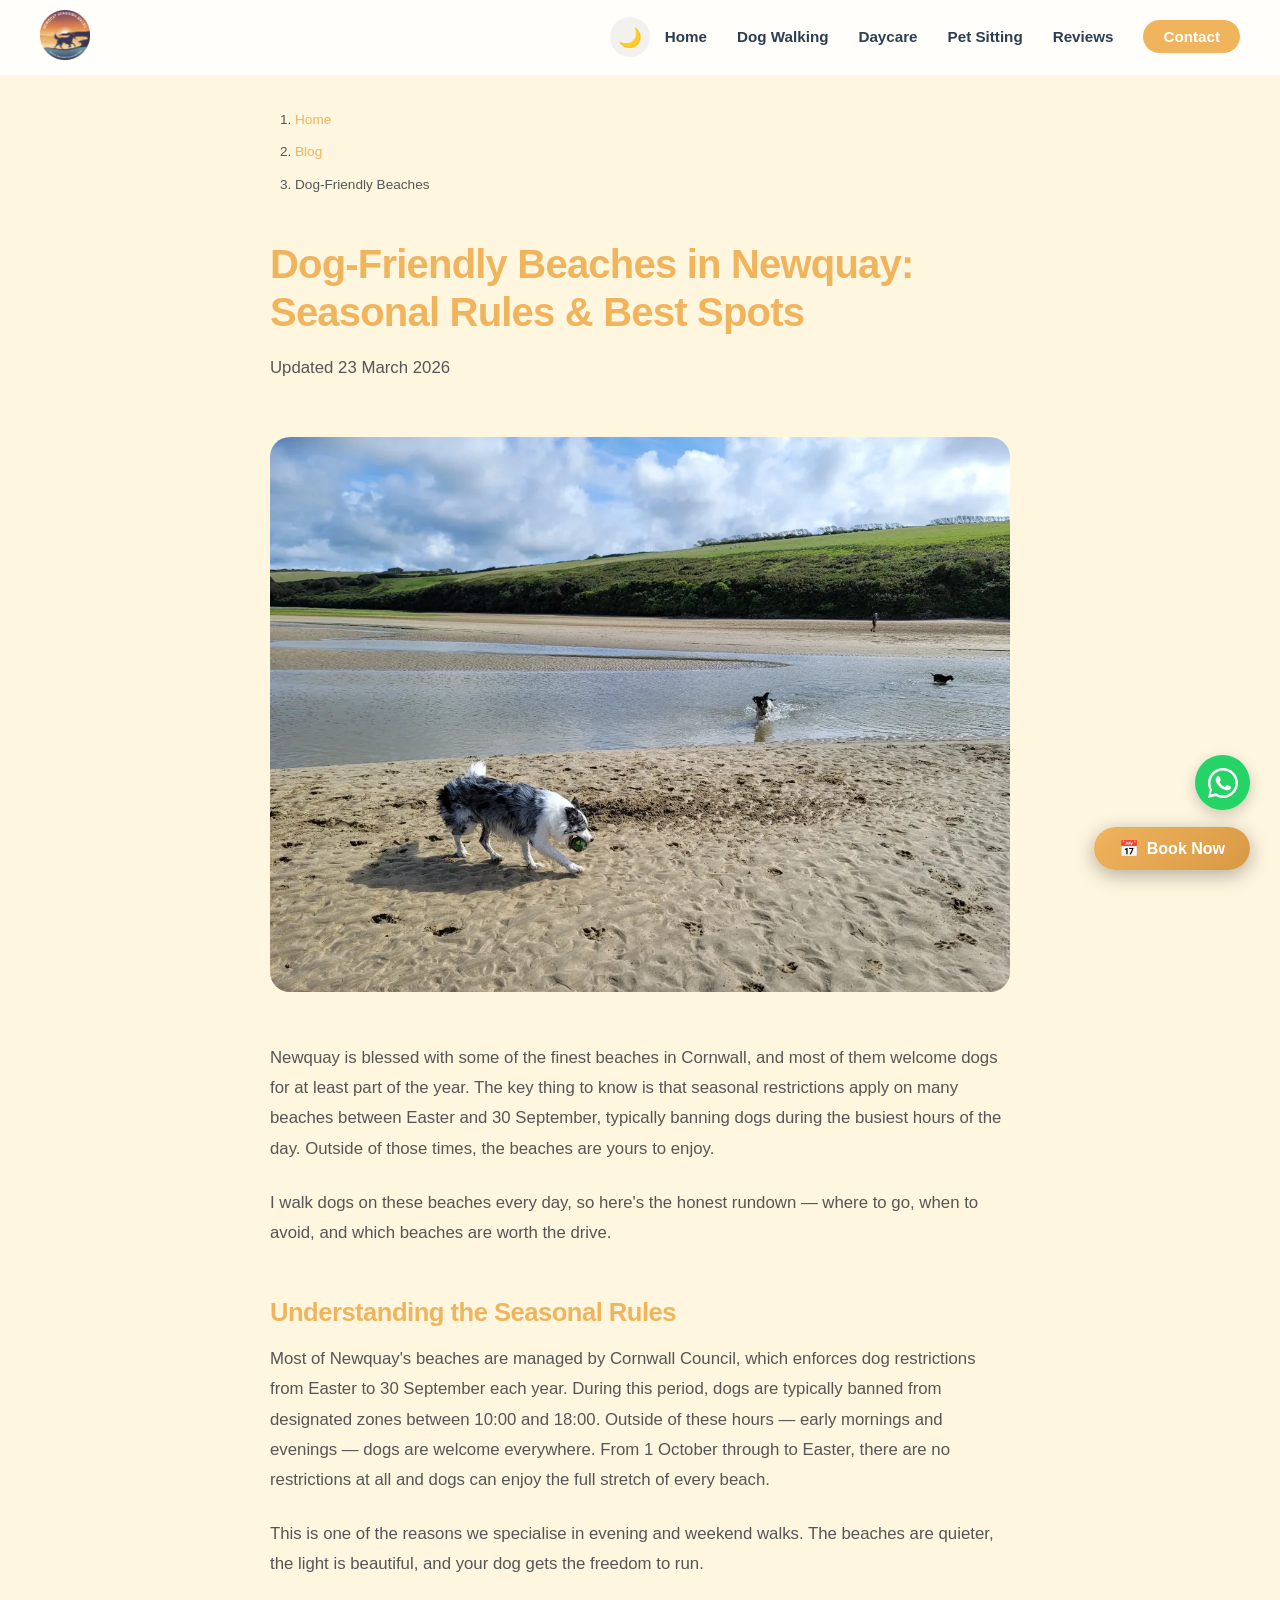
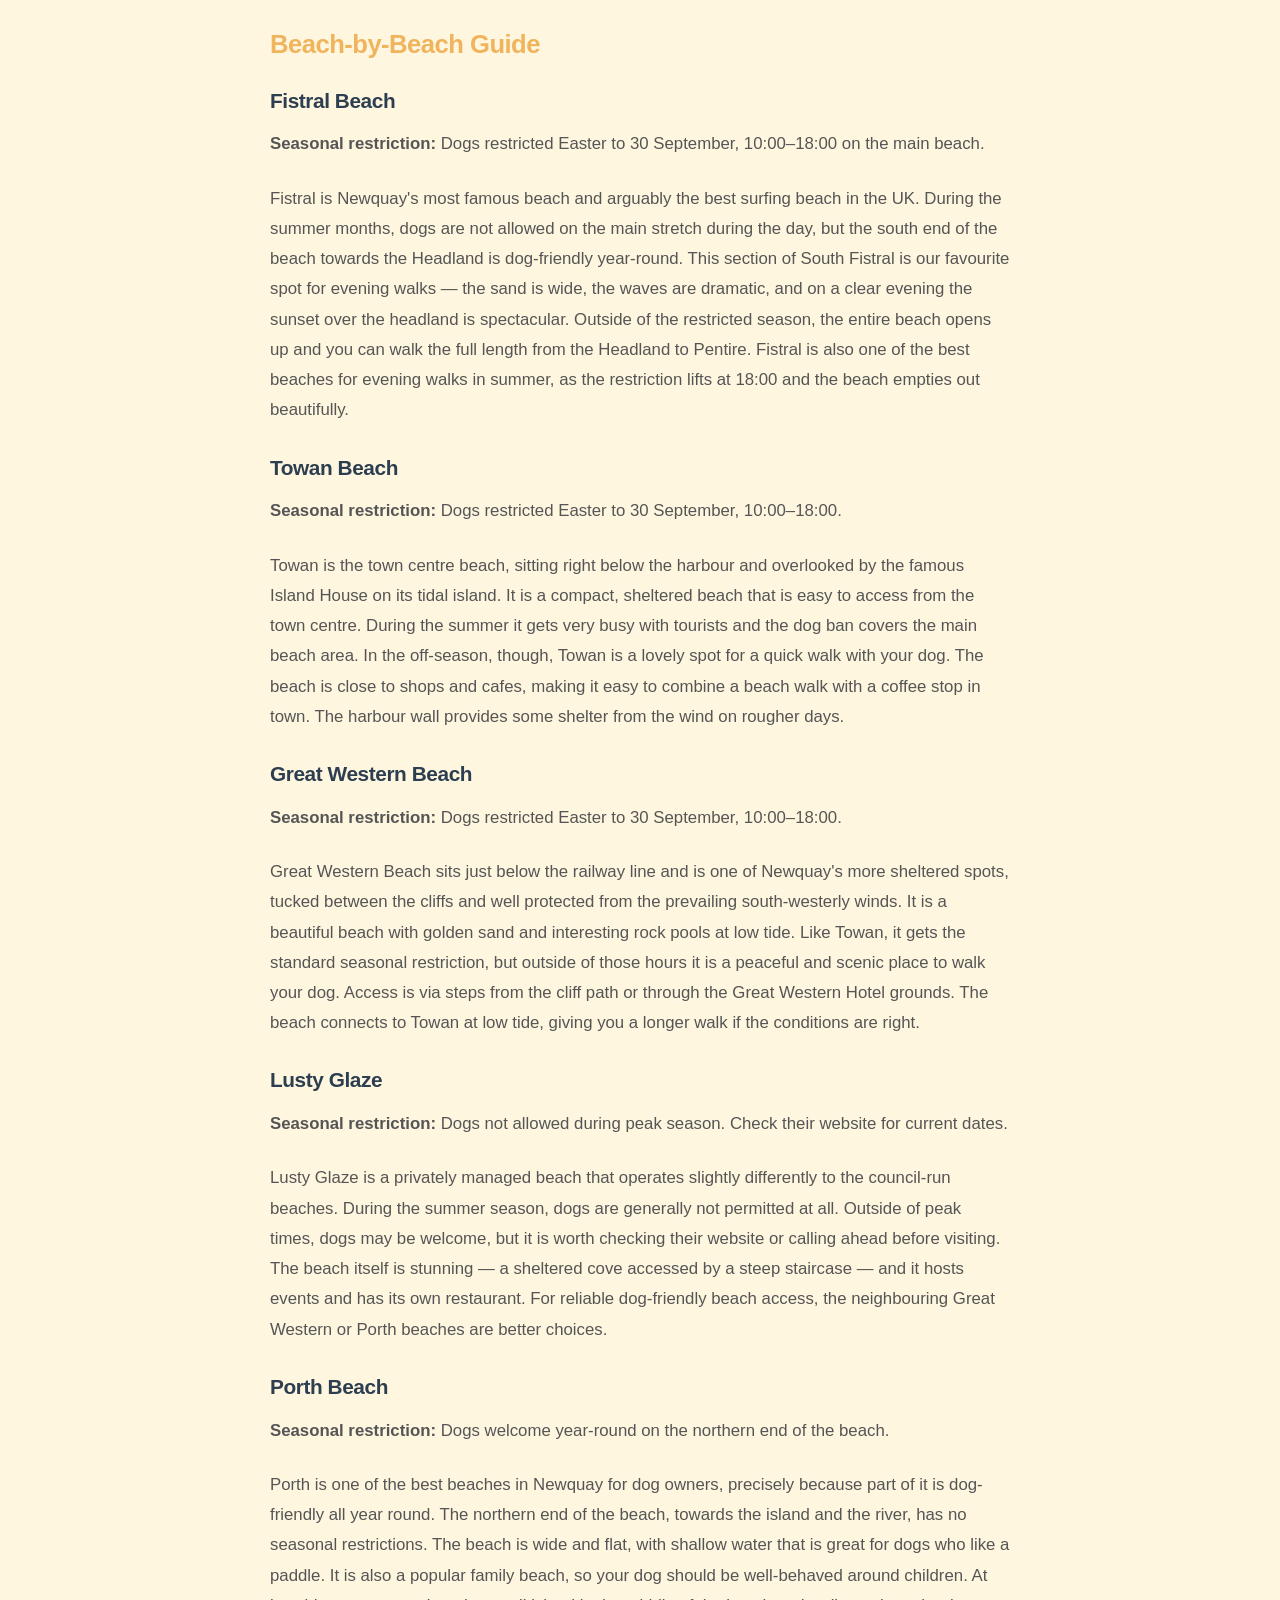
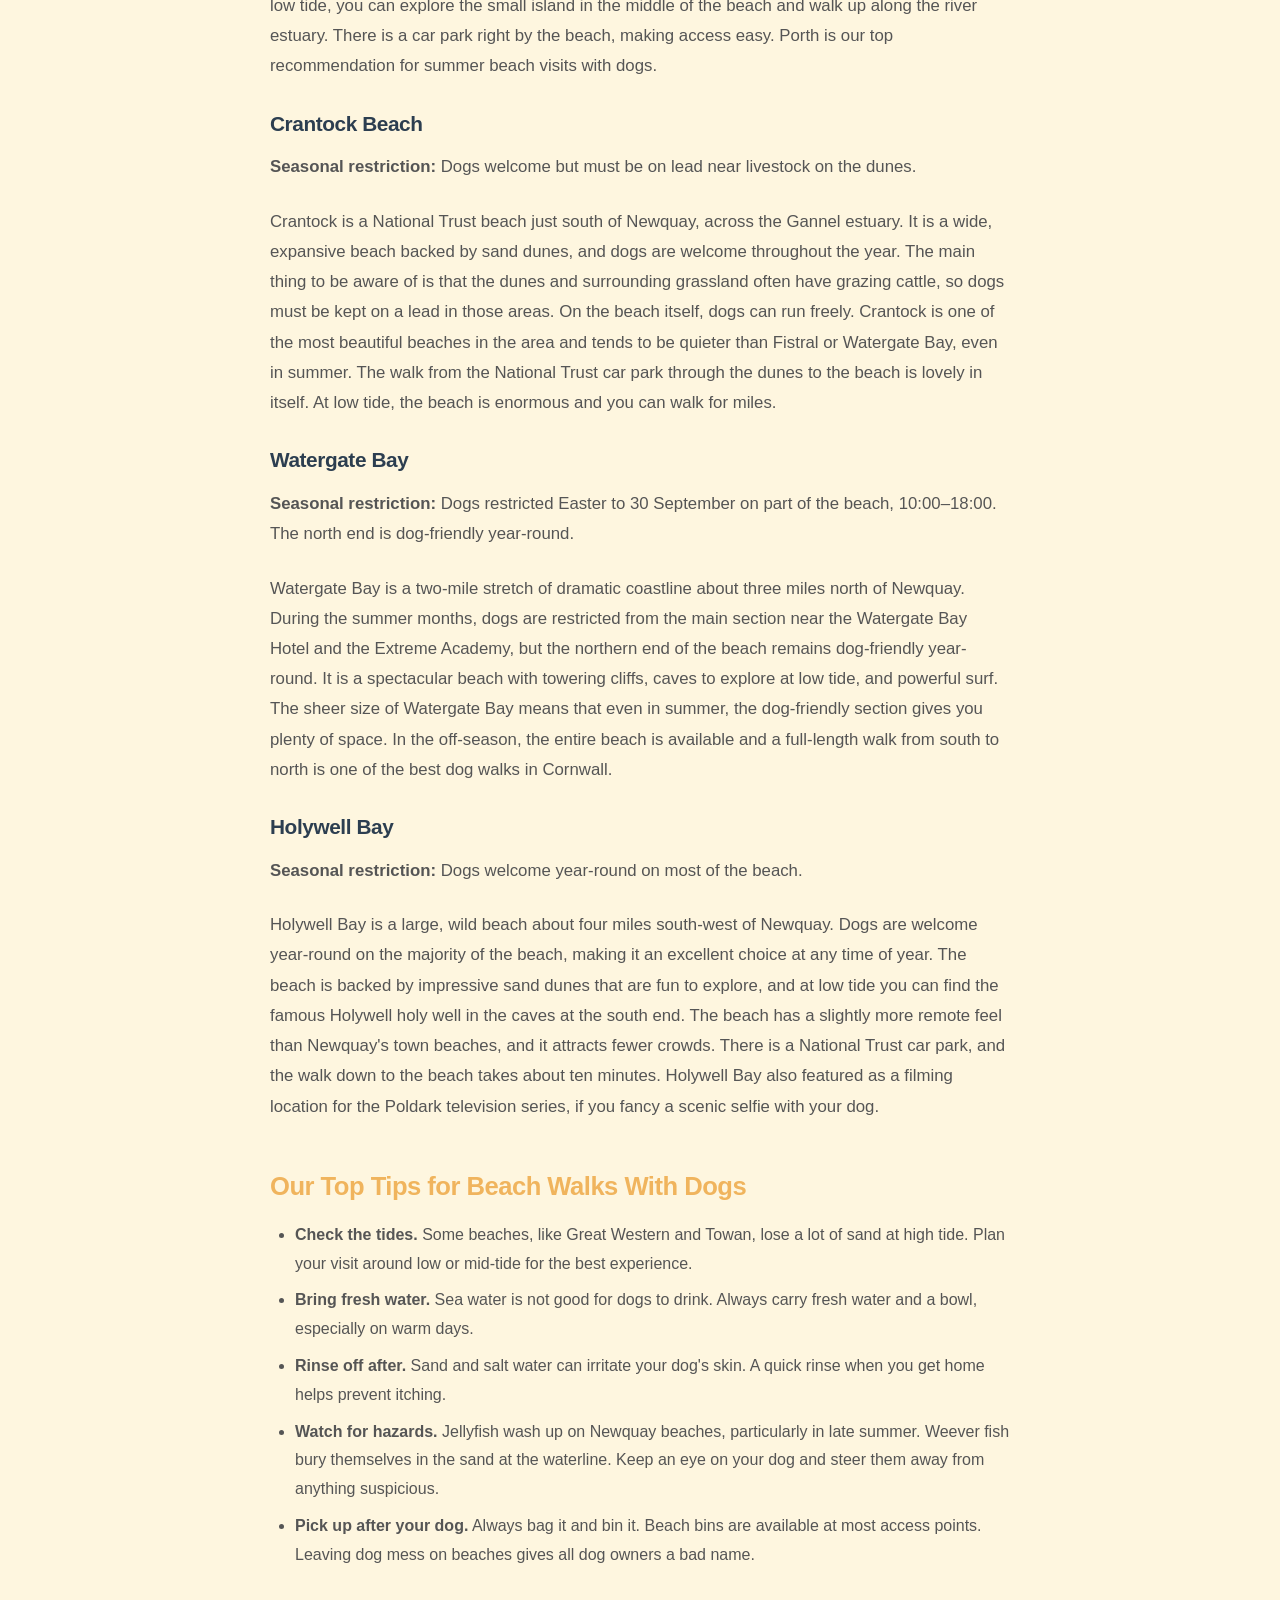
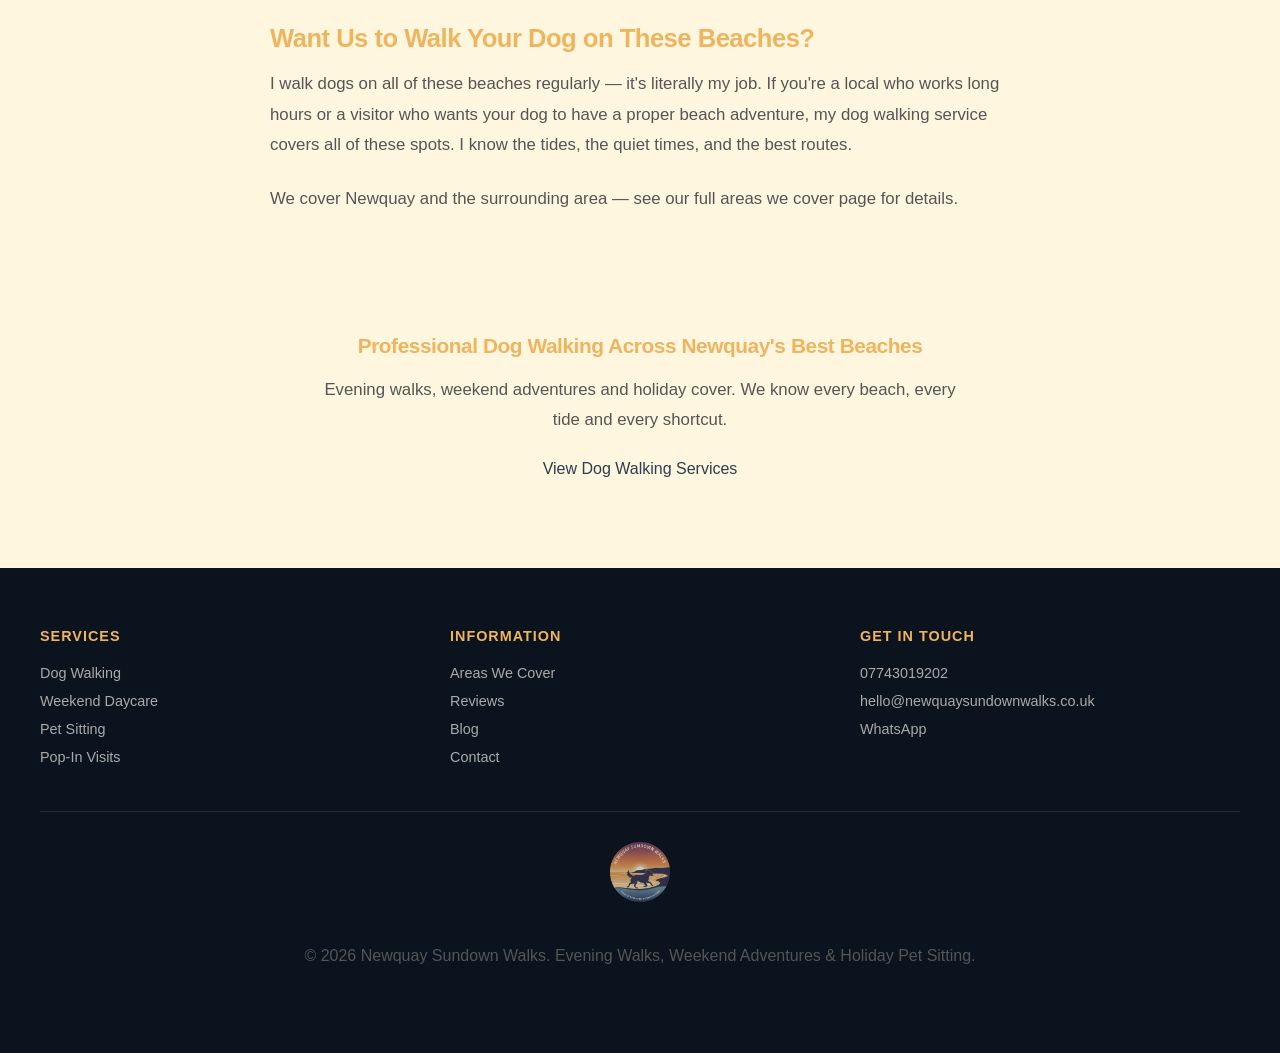
<file: blog/dog-friendly-beaches-newquay.html>
<!DOCTYPE html>
<html lang="en-GB">
<head>
    <meta charset="UTF-8">
    <meta name="viewport" content="width=device-width, initial-scale=1.0">
    <title>Dog-Friendly Beaches in Newquay: Seasonal Rules & Best Spots (2026)</title>
    <meta name="description" content="Complete guide to dog-friendly beaches in Newquay with seasonal restriction dates. Find out when and where your dog can enjoy the sand and surf.">
    <meta name="robots" content="index, follow">
    <link rel="canonical" href="https://newquaysundownwalks.co.uk/blog/dog-friendly-beaches-newquay.html">
    <link rel="preconnect" href="https://fonts.googleapis.com">
    <link rel="preconnect" href="https://fonts.gstatic.com" crossorigin>
    <link href="https://fonts.googleapis.com/css2?family=Inter:wght@400;500;600;700&family=Playfair+Display:wght@700&display=swap" rel="stylesheet">
    <link rel="stylesheet" href="../style.css?v=2">
    <script type="application/ld+json">
    {
        "@context": "https://schema.org",
        "@type": "BlogPosting",
        "headline": "Dog-Friendly Beaches in Newquay: Seasonal Rules & Best Spots",
        "description": "Complete guide to dog-friendly beaches in Newquay with seasonal restriction dates.",
        "url": "https://newquaysundownwalks.co.uk/blog/dog-friendly-beaches-newquay.html",
        "datePublished": "2026-03-23",
        "dateModified": "2026-03-23",
        "author": {
            "@type": "Organization",
            "name": "Newquay Sundown Walks",
            "url": "https://newquaysundownwalks.co.uk"
        },
        "publisher": {
            "@type": "Organization",
            "name": "Newquay Sundown Walks",
            "url": "https://newquaysundownwalks.co.uk"
        },
        "image": "https://newquaysundownwalks.co.uk/images/dogs-playing-on-beach.webp",
        "mainEntityOfPage": {
            "@type": "WebPage",
            "@id": "https://newquaysundownwalks.co.uk/blog/dog-friendly-beaches-newquay.html"
        }
    }
    </script>
</head>
<body>
    <canvas id="starsCanvas"></canvas>
    <div class="menu-overlay"></div>
    <a href="/contact.html" class="floating-book-btn">
        <span class="btn-icon">📅</span>
        <span class="btn-text">Book Now</span>
    </a>
    <a href="https://wa.me/qr/MWIQHF6UPTQKC1" target="_blank" rel="noopener noreferrer" class="whatsapp-float" aria-label="Contact us on WhatsApp">
        <svg viewBox="0 0 32 32" xmlns="http://www.w3.org/2000/svg">
            <path d="M16 0C7.164 0 0 7.164 0 16c0 2.826.735 5.479 2.016 7.786L0 32l8.433-2.015A15.93 15.93 0 0016 32c8.836 0 16-7.164 16-16S24.836 0 16 0zm0 29.334c-2.568 0-5.053-.739-7.193-2.133l-.516-.306-5.345 1.279 1.279-5.345-.306-.516A13.264 13.264 0 012.666 16c0-7.364 5.97-13.334 13.334-13.334S29.334 8.636 29.334 16 23.364 29.334 16 29.334z"/>
            <path d="M23.567 19.433c-.4-.2-2.367-1.167-2.734-1.3-.366-.134-.633-.2-.9.2-.266.4-1.033 1.3-1.267 1.567-.233.266-.466.3-.866.1-.4-.2-1.687-.622-3.213-1.98-1.188-1.058-1.99-2.365-2.223-2.765-.234-.4-.025-.616.175-.816.18-.18.4-.466.6-.7.2-.233.267-.4.4-.667.133-.266.067-.5-.033-.7-.1-.2-.9-2.167-1.233-2.967-.324-.778-.654-.673-.9-.686-.233-.012-.5-.015-.767-.015s-.7.1-1.067.5c-.366.4-1.4 1.367-1.4 3.333s1.434 3.867 1.634 4.133c.2.267 2.833 4.325 6.866 6.067.959.413 1.708.66 2.292.845.963.306 1.839.263 2.531.159.772-.115 2.367-.967 2.7-1.9.333-.933.333-1.733.233-1.9-.1-.167-.367-.267-.767-.467z"/>
        </svg>
    </a>

    <header>
        <nav role="navigation" aria-label="Main navigation">
            <a href="/" class="logo-container">
                <img src="../images/sundown-walks-logo.webp" alt="Newquay Sundown Walks Logo" class="logo-img">
            </a>
            <div class="nav-right">
                <button id="themeToggle" class="theme-toggle-btn" aria-label="Toggle Dark Mode">
                    <span class="icon">🌙</span>
                </button>
                <button class="hamburger" aria-label="Open Menu">☰</button>
                <ul class="nav-links">
                    <li><a href="/">Home</a></li>
                    <li><a href="/dog-walking-newquay.html">Dog Walking</a></li>
                    <li><a href="/weekend-dog-daycare-newquay.html">Daycare</a></li>
                    <li><a href="/pet-sitting-newquay.html">Pet Sitting</a></li>
                    <li><a href="/reviews.html">Reviews</a></li>
                    <li><a href="/contact.html" class="nav-cta">Contact</a></li>
                </ul>
            </div>
        </nav>
    </header>

    <main>
        <article class="blog-post">
            <div class="container">
                <nav class="breadcrumb" aria-label="Breadcrumb">
                    <ol>
                        <li><a href="/">Home</a></li>
                        <li><a href="/blog/">Blog</a></li>
                        <li aria-current="page">Dog-Friendly Beaches</li>
                    </ol>
                </nav>

                <h1>Dog-Friendly Beaches in Newquay: Seasonal Rules &amp; Best Spots</h1>
                <p class="blog-meta">Updated 23 March 2026</p>

                <img src="../images/dogs-playing-on-beach.webp" alt="Dogs playing on a beach in Newquay" class="blog-hero-image" loading="eager">

                <p>Newquay is blessed with some of the finest beaches in Cornwall, and most of them welcome dogs for at least part of the year. The key thing to know is that seasonal restrictions apply on many beaches between Easter and 30 September, typically banning dogs during the busiest hours of the day. Outside of those times, the beaches are yours to enjoy.</p>

                <p>I walk dogs on these beaches every day, so here's the honest rundown — where to go, when to avoid, and which beaches are worth the drive.</p>

                <h2>Understanding the Seasonal Rules</h2>

                <p>Most of Newquay's beaches are managed by Cornwall Council, which enforces dog restrictions from Easter to 30 September each year. During this period, dogs are typically banned from designated zones between 10:00 and 18:00. Outside of these hours &mdash; early mornings and evenings &mdash; dogs are welcome everywhere. From 1 October through to Easter, there are no restrictions at all and dogs can enjoy the full stretch of every beach.</p>

                <p>This is one of the reasons we specialise in evening and weekend walks. The beaches are quieter, the light is beautiful, and your dog gets the freedom to run.</p>

                <h2>Beach-by-Beach Guide</h2>

                <h3>Fistral Beach</h3>
                <p><strong>Seasonal restriction:</strong> Dogs restricted Easter to 30 September, 10:00&ndash;18:00 on the main beach.</p>
                <p>Fistral is Newquay's most famous beach and arguably the best surfing beach in the UK. During the summer months, dogs are not allowed on the main stretch during the day, but the south end of the beach towards the Headland is dog-friendly year-round. This section of South Fistral is our favourite spot for evening walks &mdash; the sand is wide, the waves are dramatic, and on a clear evening the sunset over the headland is spectacular. Outside of the restricted season, the entire beach opens up and you can walk the full length from the Headland to Pentire. Fistral is also one of the best beaches for evening walks in summer, as the restriction lifts at 18:00 and the beach empties out beautifully.</p>

                <h3>Towan Beach</h3>
                <p><strong>Seasonal restriction:</strong> Dogs restricted Easter to 30 September, 10:00&ndash;18:00.</p>
                <p>Towan is the town centre beach, sitting right below the harbour and overlooked by the famous Island House on its tidal island. It is a compact, sheltered beach that is easy to access from the town centre. During the summer it gets very busy with tourists and the dog ban covers the main beach area. In the off-season, though, Towan is a lovely spot for a quick walk with your dog. The beach is close to shops and cafes, making it easy to combine a beach walk with a coffee stop in town. The harbour wall provides some shelter from the wind on rougher days.</p>

                <h3>Great Western Beach</h3>
                <p><strong>Seasonal restriction:</strong> Dogs restricted Easter to 30 September, 10:00&ndash;18:00.</p>
                <p>Great Western Beach sits just below the railway line and is one of Newquay's more sheltered spots, tucked between the cliffs and well protected from the prevailing south-westerly winds. It is a beautiful beach with golden sand and interesting rock pools at low tide. Like Towan, it gets the standard seasonal restriction, but outside of those hours it is a peaceful and scenic place to walk your dog. Access is via steps from the cliff path or through the Great Western Hotel grounds. The beach connects to Towan at low tide, giving you a longer walk if the conditions are right.</p>

                <h3>Lusty Glaze</h3>
                <p><strong>Seasonal restriction:</strong> Dogs not allowed during peak season. Check their website for current dates.</p>
                <p>Lusty Glaze is a privately managed beach that operates slightly differently to the council-run beaches. During the summer season, dogs are generally not permitted at all. Outside of peak times, dogs may be welcome, but it is worth checking their website or calling ahead before visiting. The beach itself is stunning &mdash; a sheltered cove accessed by a steep staircase &mdash; and it hosts events and has its own restaurant. For reliable dog-friendly beach access, the neighbouring Great Western or Porth beaches are better choices.</p>

                <h3>Porth Beach</h3>
                <p><strong>Seasonal restriction:</strong> Dogs welcome year-round on the northern end of the beach.</p>
                <p>Porth is one of the best beaches in Newquay for dog owners, precisely because part of it is dog-friendly all year round. The northern end of the beach, towards the island and the river, has no seasonal restrictions. The beach is wide and flat, with shallow water that is great for dogs who like a paddle. It is also a popular family beach, so your dog should be well-behaved around children. At low tide, you can explore the small island in the middle of the beach and walk up along the river estuary. There is a car park right by the beach, making access easy. Porth is our top recommendation for summer beach visits with dogs.</p>

                <h3>Crantock Beach</h3>
                <p><strong>Seasonal restriction:</strong> Dogs welcome but must be on lead near livestock on the dunes.</p>
                <p>Crantock is a National Trust beach just south of Newquay, across the Gannel estuary. It is a wide, expansive beach backed by sand dunes, and dogs are welcome throughout the year. The main thing to be aware of is that the dunes and surrounding grassland often have grazing cattle, so dogs must be kept on a lead in those areas. On the beach itself, dogs can run freely. Crantock is one of the most beautiful beaches in the area and tends to be quieter than Fistral or Watergate Bay, even in summer. The walk from the National Trust car park through the dunes to the beach is lovely in itself. At low tide, the beach is enormous and you can walk for miles.</p>

                <h3>Watergate Bay</h3>
                <p><strong>Seasonal restriction:</strong> Dogs restricted Easter to 30 September on part of the beach, 10:00&ndash;18:00. The north end is dog-friendly year-round.</p>
                <p>Watergate Bay is a two-mile stretch of dramatic coastline about three miles north of Newquay. During the summer months, dogs are restricted from the main section near the Watergate Bay Hotel and the Extreme Academy, but the northern end of the beach remains dog-friendly year-round. It is a spectacular beach with towering cliffs, caves to explore at low tide, and powerful surf. The sheer size of Watergate Bay means that even in summer, the dog-friendly section gives you plenty of space. In the off-season, the entire beach is available and a full-length walk from south to north is one of the best dog walks in Cornwall.</p>

                <h3>Holywell Bay</h3>
                <p><strong>Seasonal restriction:</strong> Dogs welcome year-round on most of the beach.</p>
                <p>Holywell Bay is a large, wild beach about four miles south-west of Newquay. Dogs are welcome year-round on the majority of the beach, making it an excellent choice at any time of year. The beach is backed by impressive sand dunes that are fun to explore, and at low tide you can find the famous Holywell holy well in the caves at the south end. The beach has a slightly more remote feel than Newquay's town beaches, and it attracts fewer crowds. There is a National Trust car park, and the walk down to the beach takes about ten minutes. Holywell Bay also featured as a filming location for the Poldark television series, if you fancy a scenic selfie with your dog.</p>

                <h2>Our Top Tips for Beach Walks With Dogs</h2>

                <ul>
                    <li><strong>Check the tides.</strong> Some beaches, like Great Western and Towan, lose a lot of sand at high tide. Plan your visit around low or mid-tide for the best experience.</li>
                    <li><strong>Bring fresh water.</strong> Sea water is not good for dogs to drink. Always carry fresh water and a bowl, especially on warm days.</li>
                    <li><strong>Rinse off after.</strong> Sand and salt water can irritate your dog's skin. A quick rinse when you get home helps prevent itching.</li>
                    <li><strong>Watch for hazards.</strong> Jellyfish wash up on Newquay beaches, particularly in late summer. Weever fish bury themselves in the sand at the waterline. Keep an eye on your dog and steer them away from anything suspicious.</li>
                    <li><strong>Pick up after your dog.</strong> Always bag it and bin it. Beach bins are available at most access points. Leaving dog mess on beaches gives all dog owners a bad name.</li>
                </ul>

                <h2>Want Us to Walk Your Dog on These Beaches?</h2>

                <p>I walk dogs on all of these beaches regularly — it's literally my job. If you're a local who works long hours or a visitor who wants your dog to have a proper beach adventure, my <a href="/dog-walking-newquay.html">dog walking service</a> covers all of these spots. I know the tides, the quiet times, and the best routes.</p>

                <p>We cover Newquay and the surrounding area &mdash; see our full <a href="/areas-we-cover.html">areas we cover</a> page for details.</p>

                <div class="cta-box">
                    <h3>Professional Dog Walking Across Newquay's Best Beaches</h3>
                    <p>Evening walks, weekend adventures and holiday cover. We know every beach, every tide and every shortcut.</p>
                    <a href="/dog-walking-newquay.html" class="btn">View Dog Walking Services</a>
                </div>
            </div>
        </article>
    </main>

    <footer>
        <div class="container">
            <div class="footer-nav">
                <div>
                    <h4>Services</h4>
                    <ul>
                        <li><a href="/dog-walking-newquay.html">Dog Walking</a></li>
                        <li><a href="/weekend-dog-daycare-newquay.html">Weekend Daycare</a></li>
                        <li><a href="/pet-sitting-newquay.html">Pet Sitting</a></li>
                        <li><a href="/pop-in-visits-newquay.html">Pop-In Visits</a></li>
                    </ul>
                </div>
                <div>
                    <h4>Information</h4>
                    <ul>
                        <li><a href="/areas-we-cover.html">Areas We Cover</a></li>
                        <li><a href="/reviews.html">Reviews</a></li>
                        <li><a href="/blog/">Blog</a></li>
                        <li><a href="/contact.html">Contact</a></li>
                    </ul>
                </div>
                <div>
                    <h4>Get In Touch</h4>
                    <ul>
                        <li><a href="tel:07743019202">07743019202</a></li>
                        <li><a href="mailto:hello@newquaysundownwalks.co.uk">hello@newquaysundownwalks.co.uk</a></li>
                        <li><a href="https://wa.me/qr/MWIQHF6UPTQKC1" target="_blank" rel="noopener noreferrer">WhatsApp</a></li>
                    </ul>
                </div>
            </div>
            <div class="footer-bottom">
                <img src="../images/sundown-walks-logo.webp" alt="Newquay Sundown Walks" class="footer-logo">
                <p>&copy; 2026 Newquay Sundown Walks. Evening Walks, Weekend Adventures & Holiday Pet Sitting.</p>
            </div>
        </div>
    </footer>

    <script src="../shared.js?v=2" defer></script>
</body>
</html>
</file>
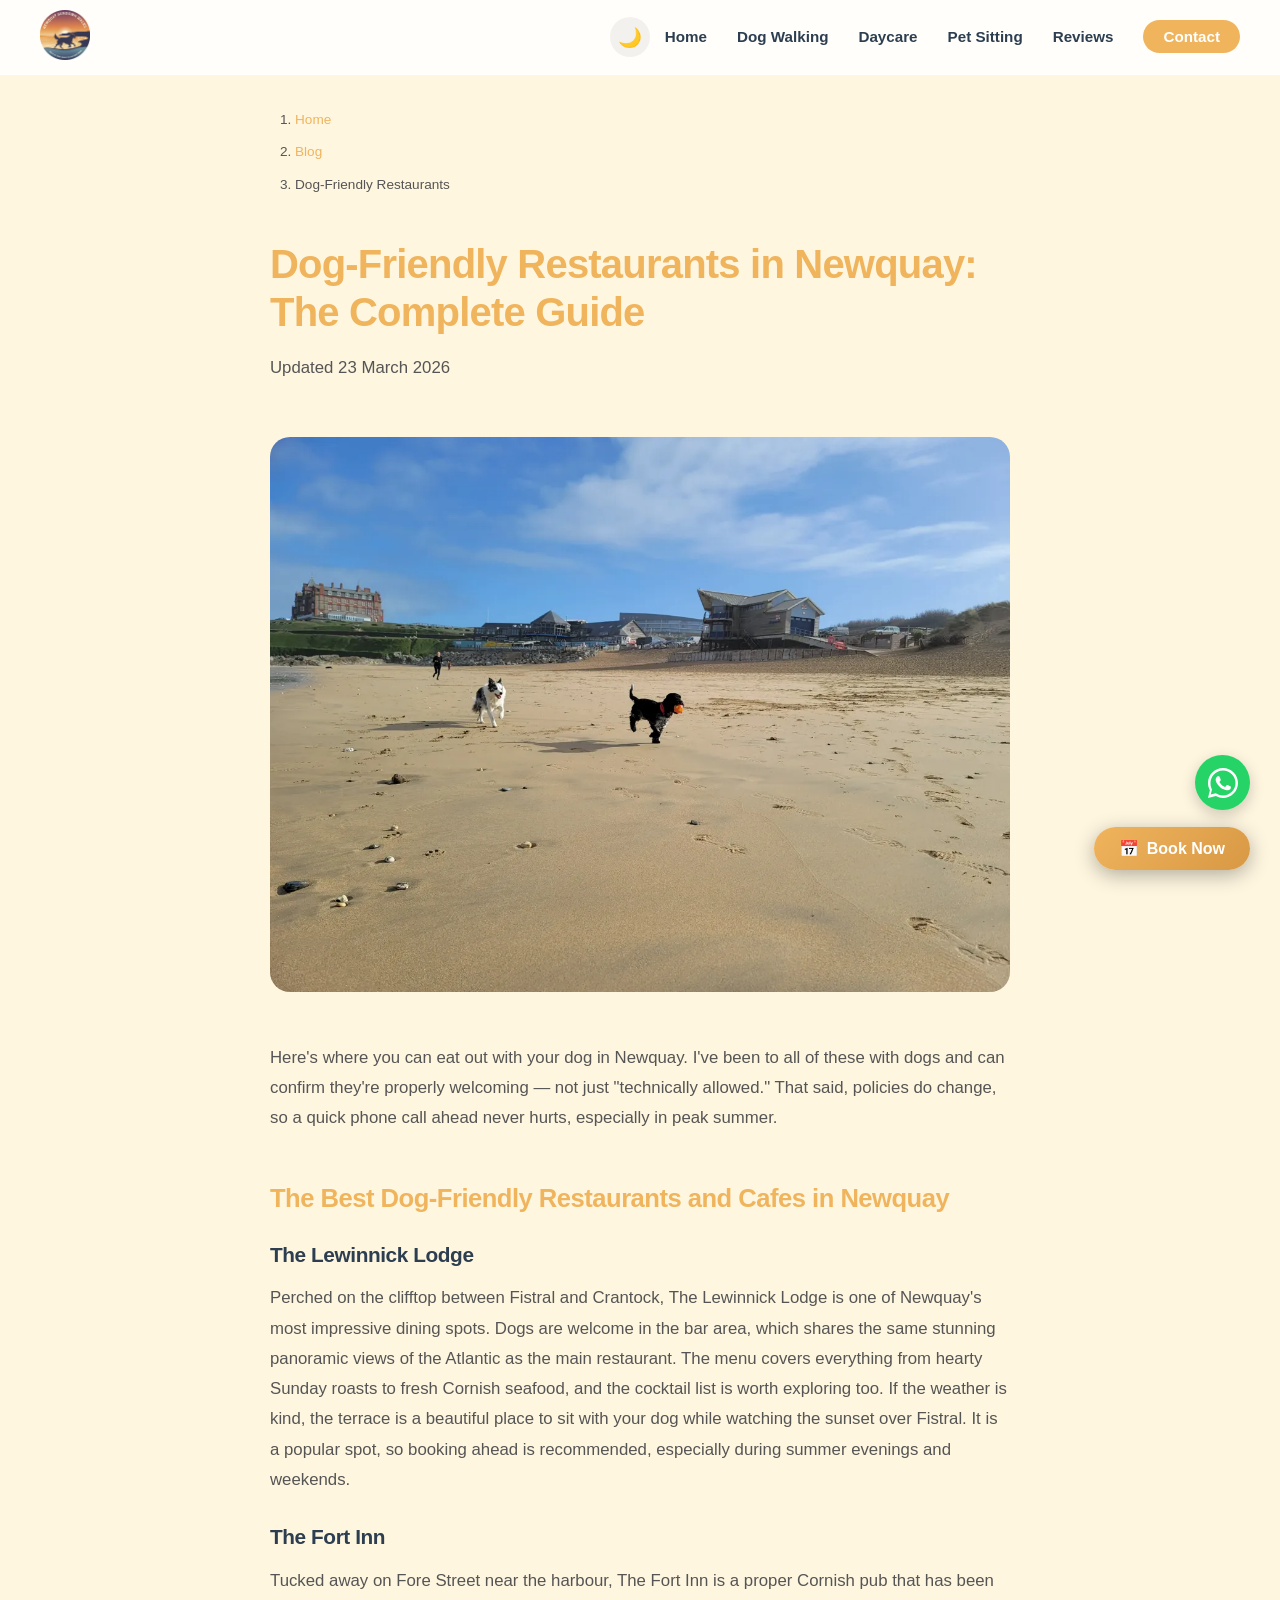
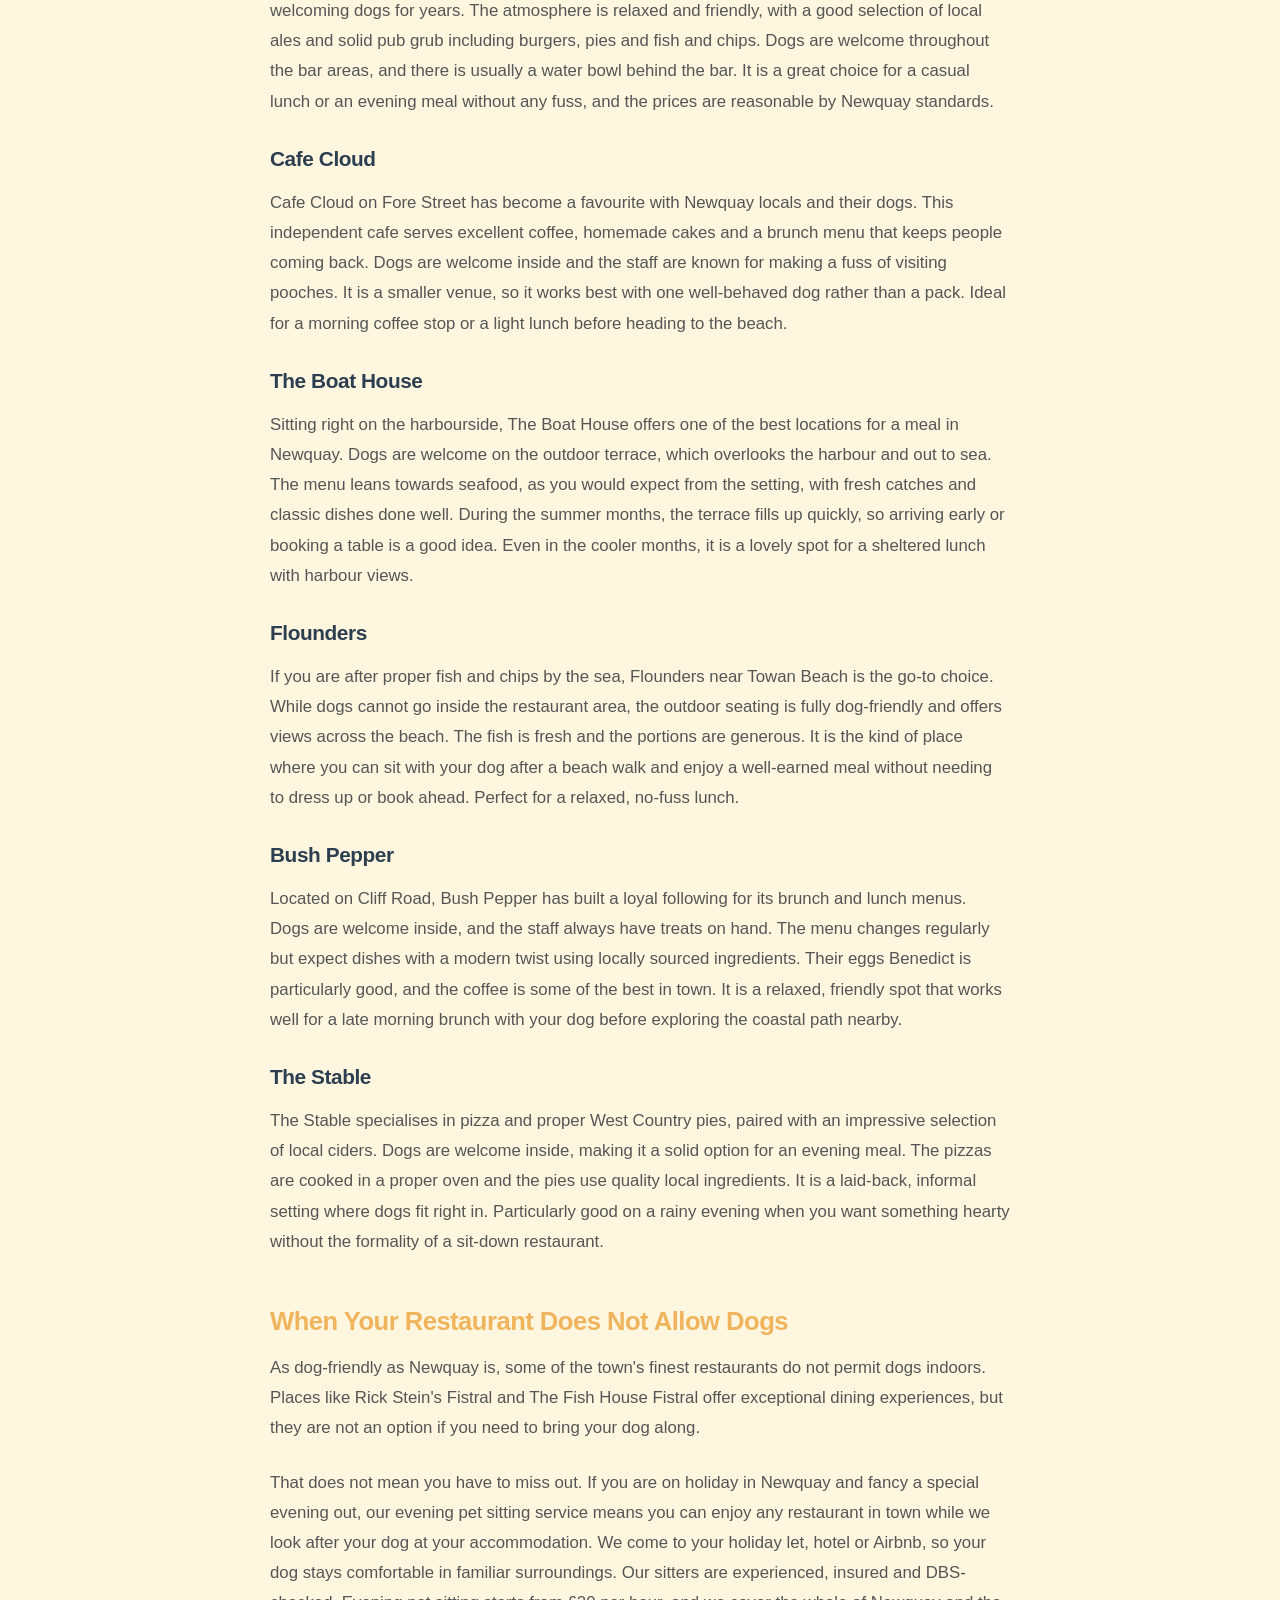
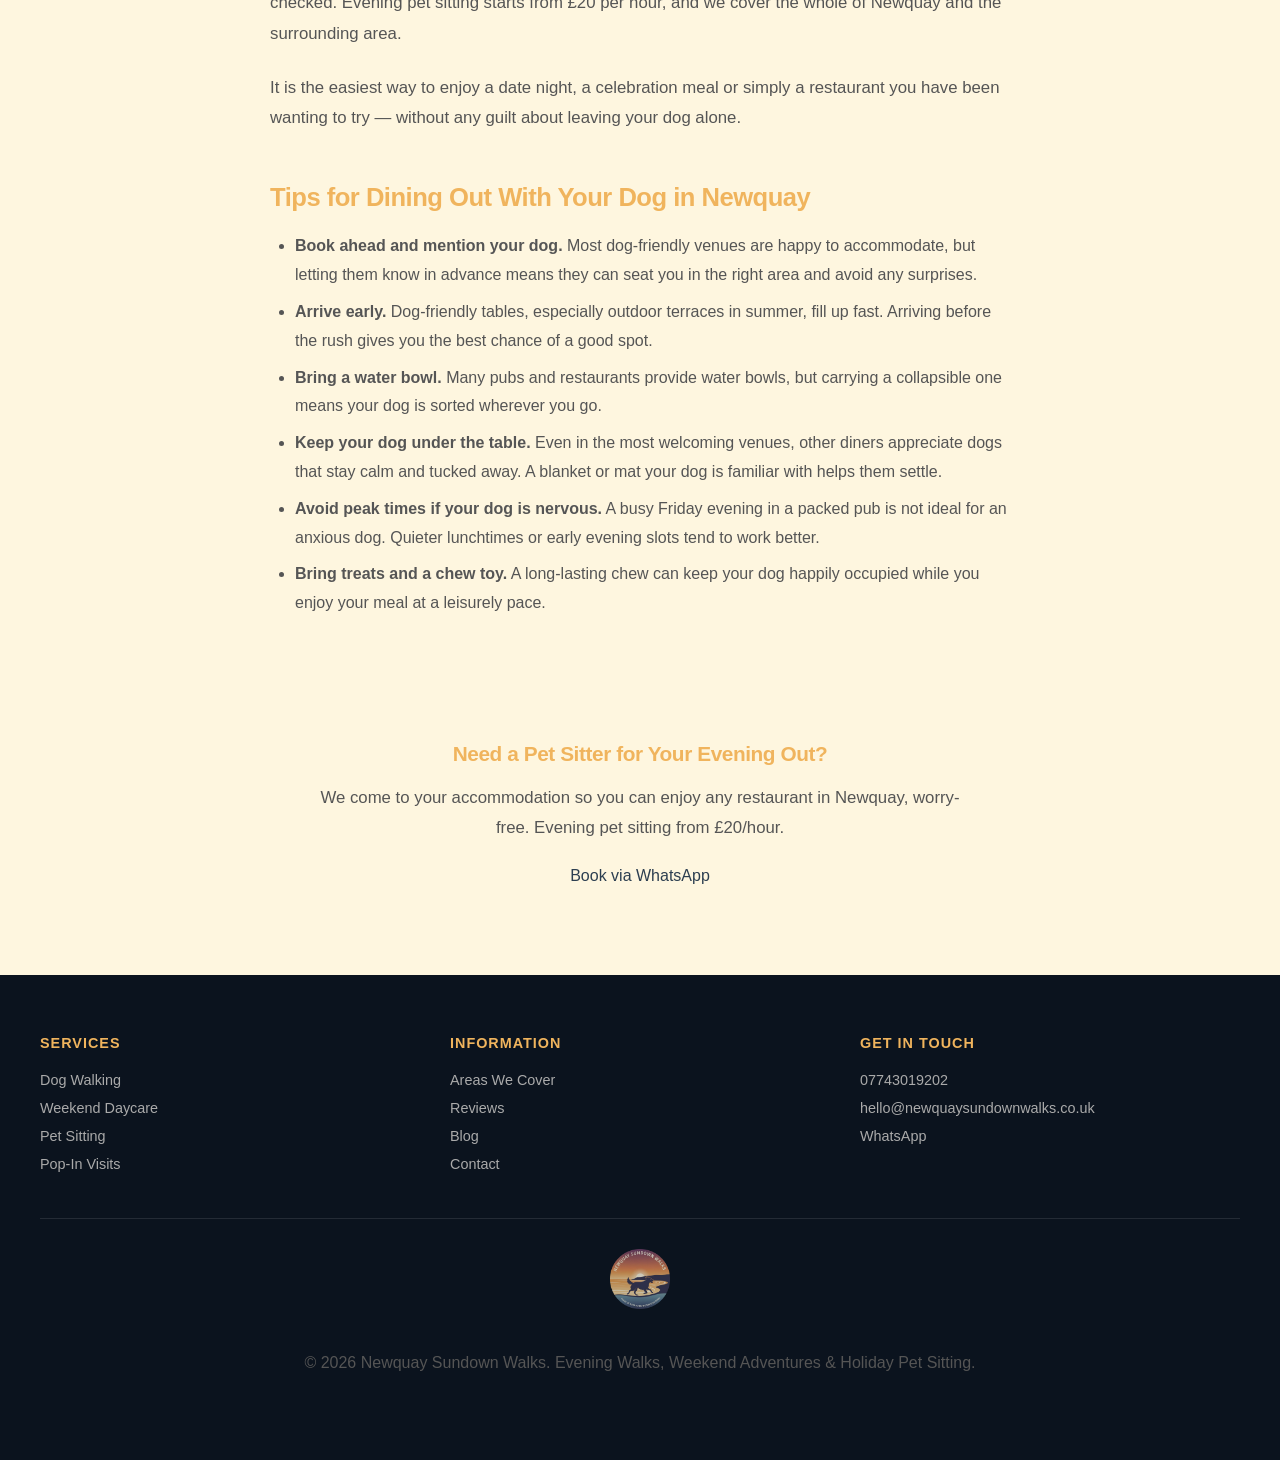
<file: blog/dog-friendly-restaurants-newquay.html>
<!DOCTYPE html>
<html lang="en-GB">
<head>
    <meta charset="UTF-8">
    <meta name="viewport" content="width=device-width, initial-scale=1.0">
    <title>Dog-Friendly Restaurants in Newquay: The Complete Guide (2026) | Newquay Sundown Walks</title>
    <meta name="description" content="The best dog-friendly restaurants and cafes in Newquay, Cornwall. Updated for 2026. Plus what to do when your favourite restaurant doesn't allow dogs.">
    <meta name="robots" content="index, follow">
    <link rel="canonical" href="https://newquaysundownwalks.co.uk/blog/dog-friendly-restaurants-newquay.html">
    <link rel="preconnect" href="https://fonts.googleapis.com">
    <link rel="preconnect" href="https://fonts.gstatic.com" crossorigin>
    <link href="https://fonts.googleapis.com/css2?family=Inter:wght@400;500;600;700&family=Playfair+Display:wght@700&display=swap" rel="stylesheet">
    <link rel="stylesheet" href="../style.css?v=2">
    <script type="application/ld+json">
    {
        "@context": "https://schema.org",
        "@type": "BlogPosting",
        "headline": "Dog-Friendly Restaurants in Newquay: The Complete Guide",
        "description": "The best dog-friendly restaurants and cafes in Newquay, Cornwall. Updated for 2026.",
        "url": "https://newquaysundownwalks.co.uk/blog/dog-friendly-restaurants-newquay.html",
        "datePublished": "2026-03-23",
        "dateModified": "2026-03-23",
        "author": {
            "@type": "Organization",
            "name": "Newquay Sundown Walks",
            "url": "https://newquaysundownwalks.co.uk"
        },
        "publisher": {
            "@type": "Organization",
            "name": "Newquay Sundown Walks",
            "url": "https://newquaysundownwalks.co.uk"
        },
        "image": "https://newquaysundownwalks.co.uk/images/fistral.webp",
        "mainEntityOfPage": {
            "@type": "WebPage",
            "@id": "https://newquaysundownwalks.co.uk/blog/dog-friendly-restaurants-newquay.html"
        }
    }
    </script>
</head>
<body>
    <canvas id="starsCanvas"></canvas>
    <div class="menu-overlay"></div>
    <a href="/contact.html" class="floating-book-btn">
        <span class="btn-icon">📅</span>
        <span class="btn-text">Book Now</span>
    </a>
    <a href="https://wa.me/qr/MWIQHF6UPTQKC1" target="_blank" rel="noopener noreferrer" class="whatsapp-float" aria-label="Contact us on WhatsApp">
        <svg viewBox="0 0 32 32" xmlns="http://www.w3.org/2000/svg">
            <path d="M16 0C7.164 0 0 7.164 0 16c0 2.826.735 5.479 2.016 7.786L0 32l8.433-2.015A15.93 15.93 0 0016 32c8.836 0 16-7.164 16-16S24.836 0 16 0zm0 29.334c-2.568 0-5.053-.739-7.193-2.133l-.516-.306-5.345 1.279 1.279-5.345-.306-.516A13.264 13.264 0 012.666 16c0-7.364 5.97-13.334 13.334-13.334S29.334 8.636 29.334 16 23.364 29.334 16 29.334z"/>
            <path d="M23.567 19.433c-.4-.2-2.367-1.167-2.734-1.3-.366-.134-.633-.2-.9.2-.266.4-1.033 1.3-1.267 1.567-.233.266-.466.3-.866.1-.4-.2-1.687-.622-3.213-1.98-1.188-1.058-1.99-2.365-2.223-2.765-.234-.4-.025-.616.175-.816.18-.18.4-.466.6-.7.2-.233.267-.4.4-.667.133-.266.067-.5-.033-.7-.1-.2-.9-2.167-1.233-2.967-.324-.778-.654-.673-.9-.686-.233-.012-.5-.015-.767-.015s-.7.1-1.067.5c-.366.4-1.4 1.367-1.4 3.333s1.434 3.867 1.634 4.133c.2.267 2.833 4.325 6.866 6.067.959.413 1.708.66 2.292.845.963.306 1.839.263 2.531.159.772-.115 2.367-.967 2.7-1.9.333-.933.333-1.733.233-1.9-.1-.167-.367-.267-.767-.467z"/>
        </svg>
    </a>

    <header>
        <nav role="navigation" aria-label="Main navigation">
            <a href="/" class="logo-container">
                <img src="../images/sundown-walks-logo.webp" alt="Newquay Sundown Walks Logo" class="logo-img">
            </a>
            <div class="nav-right">
                <button id="themeToggle" class="theme-toggle-btn" aria-label="Toggle Dark Mode">
                    <span class="icon">🌙</span>
                </button>
                <button class="hamburger" aria-label="Open Menu">☰</button>
                <ul class="nav-links">
                    <li><a href="/">Home</a></li>
                    <li><a href="/dog-walking-newquay.html">Dog Walking</a></li>
                    <li><a href="/weekend-dog-daycare-newquay.html">Daycare</a></li>
                    <li><a href="/pet-sitting-newquay.html">Pet Sitting</a></li>
                    <li><a href="/reviews.html">Reviews</a></li>
                    <li><a href="/contact.html" class="nav-cta">Contact</a></li>
                </ul>
            </div>
        </nav>
    </header>

    <main>
        <article class="blog-post">
            <div class="container">
                <nav class="breadcrumb" aria-label="Breadcrumb">
                    <ol>
                        <li><a href="/">Home</a></li>
                        <li><a href="/blog/">Blog</a></li>
                        <li aria-current="page">Dog-Friendly Restaurants</li>
                    </ol>
                </nav>

                <h1>Dog-Friendly Restaurants in Newquay: The Complete Guide</h1>
                <p class="blog-meta">Updated 23 March 2026</p>

                <img src="../images/fistral.webp" alt="Fistral Beach and the Newquay coastline" class="blog-hero-image" loading="eager">

                <p>Here's where you can eat out with your dog in Newquay. I've been to all of these with dogs and can confirm they're properly welcoming — not just "technically allowed." That said, policies do change, so a quick phone call ahead never hurts, especially in peak summer.</p>

                <h2>The Best Dog-Friendly Restaurants and Cafes in Newquay</h2>

                <h3>The Lewinnick Lodge</h3>
                <p>Perched on the clifftop between Fistral and Crantock, The Lewinnick Lodge is one of Newquay's most impressive dining spots. Dogs are welcome in the bar area, which shares the same stunning panoramic views of the Atlantic as the main restaurant. The menu covers everything from hearty Sunday roasts to fresh Cornish seafood, and the cocktail list is worth exploring too. If the weather is kind, the terrace is a beautiful place to sit with your dog while watching the sunset over Fistral. It is a popular spot, so booking ahead is recommended, especially during summer evenings and weekends.</p>

                <h3>The Fort Inn</h3>
                <p>Tucked away on Fore Street near the harbour, The Fort Inn is a proper Cornish pub that has been welcoming dogs for years. The atmosphere is relaxed and friendly, with a good selection of local ales and solid pub grub including burgers, pies and fish and chips. Dogs are welcome throughout the bar areas, and there is usually a water bowl behind the bar. It is a great choice for a casual lunch or an evening meal without any fuss, and the prices are reasonable by Newquay standards.</p>

                <h3>Cafe Cloud</h3>
                <p>Cafe Cloud on Fore Street has become a favourite with Newquay locals and their dogs. This independent cafe serves excellent coffee, homemade cakes and a brunch menu that keeps people coming back. Dogs are welcome inside and the staff are known for making a fuss of visiting pooches. It is a smaller venue, so it works best with one well-behaved dog rather than a pack. Ideal for a morning coffee stop or a light lunch before heading to the beach.</p>

                <h3>The Boat House</h3>
                <p>Sitting right on the harbourside, The Boat House offers one of the best locations for a meal in Newquay. Dogs are welcome on the outdoor terrace, which overlooks the harbour and out to sea. The menu leans towards seafood, as you would expect from the setting, with fresh catches and classic dishes done well. During the summer months, the terrace fills up quickly, so arriving early or booking a table is a good idea. Even in the cooler months, it is a lovely spot for a sheltered lunch with harbour views.</p>

                <h3>Flounders</h3>
                <p>If you are after proper fish and chips by the sea, Flounders near Towan Beach is the go-to choice. While dogs cannot go inside the restaurant area, the outdoor seating is fully dog-friendly and offers views across the beach. The fish is fresh and the portions are generous. It is the kind of place where you can sit with your dog after a beach walk and enjoy a well-earned meal without needing to dress up or book ahead. Perfect for a relaxed, no-fuss lunch.</p>

                <h3>Bush Pepper</h3>
                <p>Located on Cliff Road, Bush Pepper has built a loyal following for its brunch and lunch menus. Dogs are welcome inside, and the staff always have treats on hand. The menu changes regularly but expect dishes with a modern twist using locally sourced ingredients. Their eggs Benedict is particularly good, and the coffee is some of the best in town. It is a relaxed, friendly spot that works well for a late morning brunch with your dog before exploring the coastal path nearby.</p>

                <h3>The Stable</h3>
                <p>The Stable specialises in pizza and proper West Country pies, paired with an impressive selection of local ciders. Dogs are welcome inside, making it a solid option for an evening meal. The pizzas are cooked in a proper oven and the pies use quality local ingredients. It is a laid-back, informal setting where dogs fit right in. Particularly good on a rainy evening when you want something hearty without the formality of a sit-down restaurant.</p>

                <h2>When Your Restaurant Does Not Allow Dogs</h2>

                <p>As dog-friendly as Newquay is, some of the town's finest restaurants do not permit dogs indoors. Places like Rick Stein's Fistral and The Fish House Fistral offer exceptional dining experiences, but they are not an option if you need to bring your dog along.</p>

                <p>That does not mean you have to miss out. If you are on holiday in Newquay and fancy a special evening out, our <a href="/pet-sitting-newquay.html">evening pet sitting service</a> means you can enjoy any restaurant in town while we look after your dog at your accommodation. We come to your holiday let, hotel or Airbnb, so your dog stays comfortable in familiar surroundings. Our sitters are experienced, insured and DBS-checked. Evening pet sitting starts from &pound;20 per hour, and we cover the whole of Newquay and the surrounding area.</p>

                <p>It is the easiest way to enjoy a date night, a celebration meal or simply a restaurant you have been wanting to try &mdash; without any guilt about leaving your dog alone.</p>

                <h2>Tips for Dining Out With Your Dog in Newquay</h2>

                <ul>
                    <li><strong>Book ahead and mention your dog.</strong> Most dog-friendly venues are happy to accommodate, but letting them know in advance means they can seat you in the right area and avoid any surprises.</li>
                    <li><strong>Arrive early.</strong> Dog-friendly tables, especially outdoor terraces in summer, fill up fast. Arriving before the rush gives you the best chance of a good spot.</li>
                    <li><strong>Bring a water bowl.</strong> Many pubs and restaurants provide water bowls, but carrying a collapsible one means your dog is sorted wherever you go.</li>
                    <li><strong>Keep your dog under the table.</strong> Even in the most welcoming venues, other diners appreciate dogs that stay calm and tucked away. A blanket or mat your dog is familiar with helps them settle.</li>
                    <li><strong>Avoid peak times if your dog is nervous.</strong> A busy Friday evening in a packed pub is not ideal for an anxious dog. Quieter lunchtimes or early evening slots tend to work better.</li>
                    <li><strong>Bring treats and a chew toy.</strong> A long-lasting chew can keep your dog happily occupied while you enjoy your meal at a leisurely pace.</li>
                </ul>

                <div class="cta-box">
                    <h3>Need a Pet Sitter for Your Evening Out?</h3>
                    <p>We come to your accommodation so you can enjoy any restaurant in Newquay, worry-free. Evening pet sitting from &pound;20/hour.</p>
                    <a href="https://wa.me/qr/MWIQHF6UPTQKC1" target="_blank" rel="noopener noreferrer" class="btn">Book via WhatsApp</a>
                </div>
            </div>
        </article>
    </main>

    <footer>
        <div class="container">
            <div class="footer-nav">
                <div>
                    <h4>Services</h4>
                    <ul>
                        <li><a href="/dog-walking-newquay.html">Dog Walking</a></li>
                        <li><a href="/weekend-dog-daycare-newquay.html">Weekend Daycare</a></li>
                        <li><a href="/pet-sitting-newquay.html">Pet Sitting</a></li>
                        <li><a href="/pop-in-visits-newquay.html">Pop-In Visits</a></li>
                    </ul>
                </div>
                <div>
                    <h4>Information</h4>
                    <ul>
                        <li><a href="/areas-we-cover.html">Areas We Cover</a></li>
                        <li><a href="/reviews.html">Reviews</a></li>
                        <li><a href="/blog/">Blog</a></li>
                        <li><a href="/contact.html">Contact</a></li>
                    </ul>
                </div>
                <div>
                    <h4>Get In Touch</h4>
                    <ul>
                        <li><a href="tel:07743019202">07743019202</a></li>
                        <li><a href="mailto:hello@newquaysundownwalks.co.uk">hello@newquaysundownwalks.co.uk</a></li>
                        <li><a href="https://wa.me/qr/MWIQHF6UPTQKC1" target="_blank" rel="noopener noreferrer">WhatsApp</a></li>
                    </ul>
                </div>
            </div>
            <div class="footer-bottom">
                <img src="../images/sundown-walks-logo.webp" alt="Newquay Sundown Walks" class="footer-logo">
                <p>&copy; 2026 Newquay Sundown Walks. Evening Walks, Weekend Adventures & Holiday Pet Sitting.</p>
            </div>
        </div>
    </footer>

    <script src="../shared.js?v=2" defer></script>
</body>
</html>
</file>
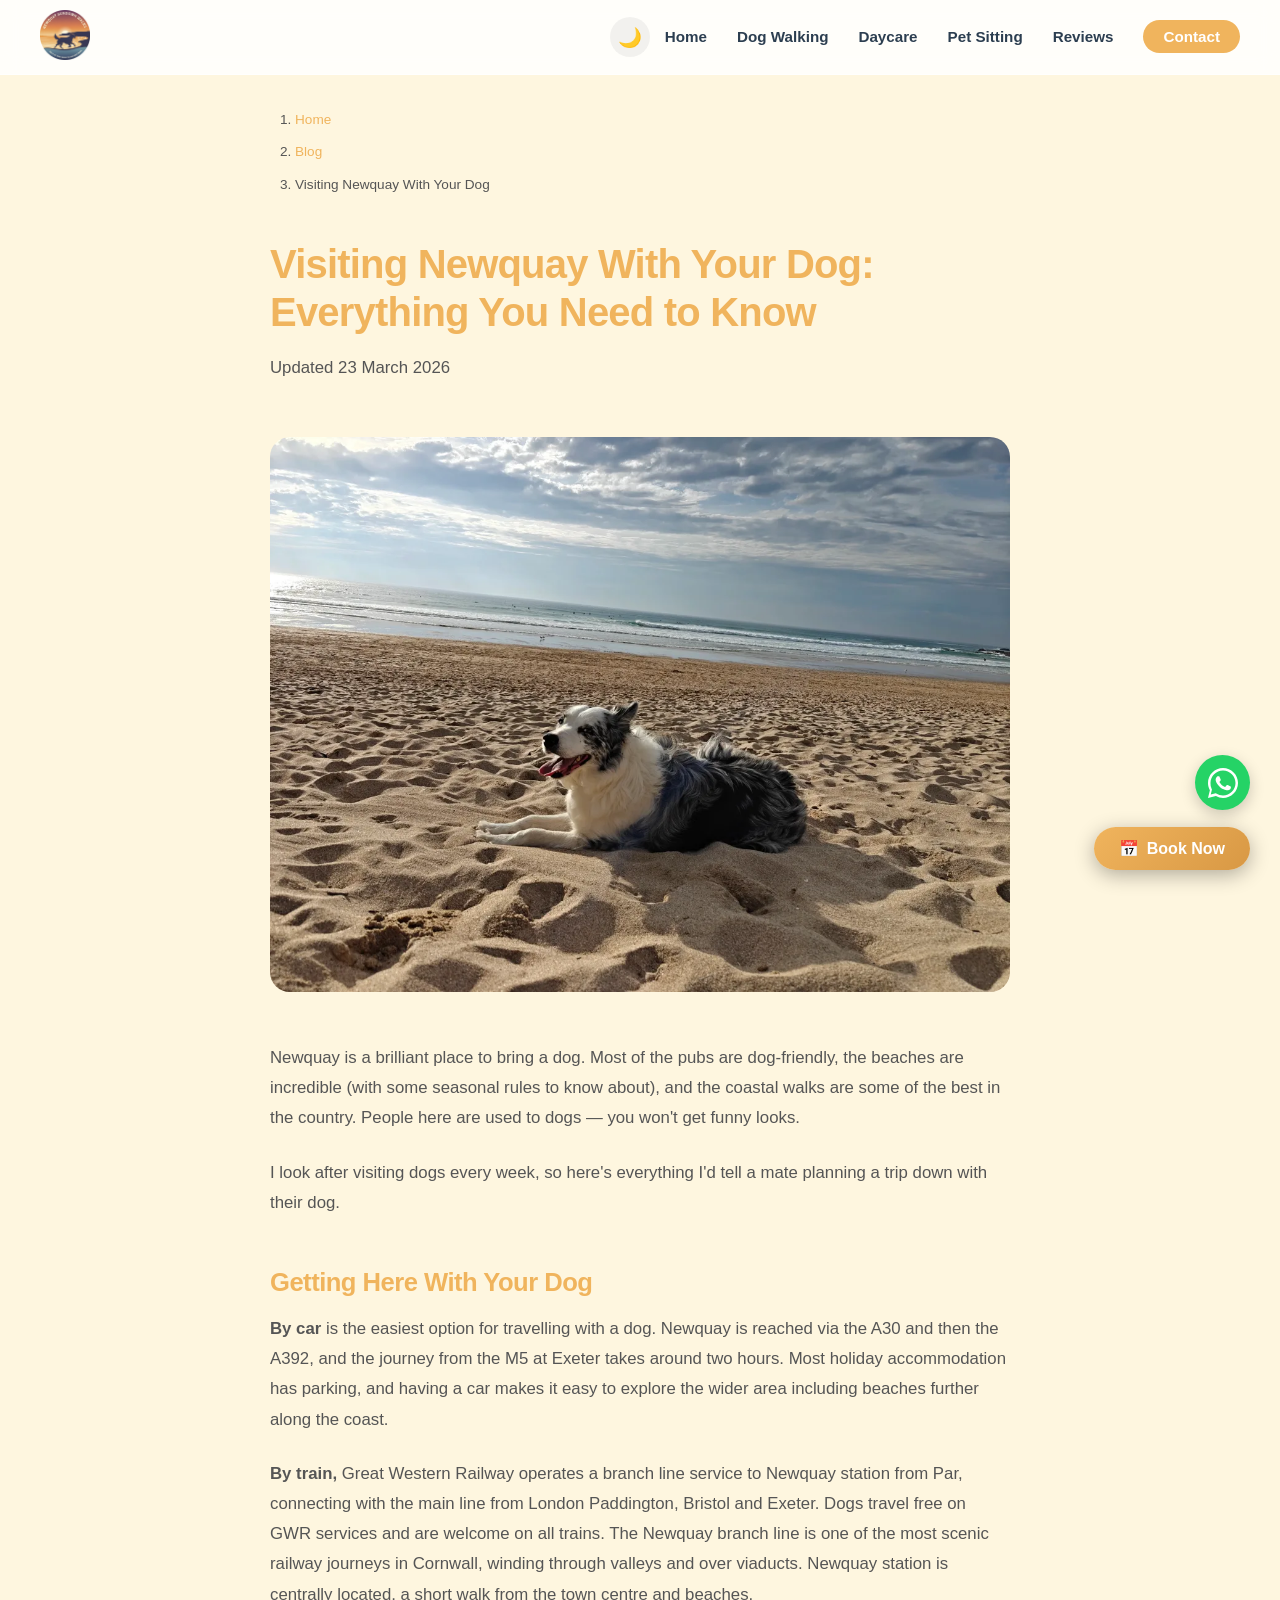
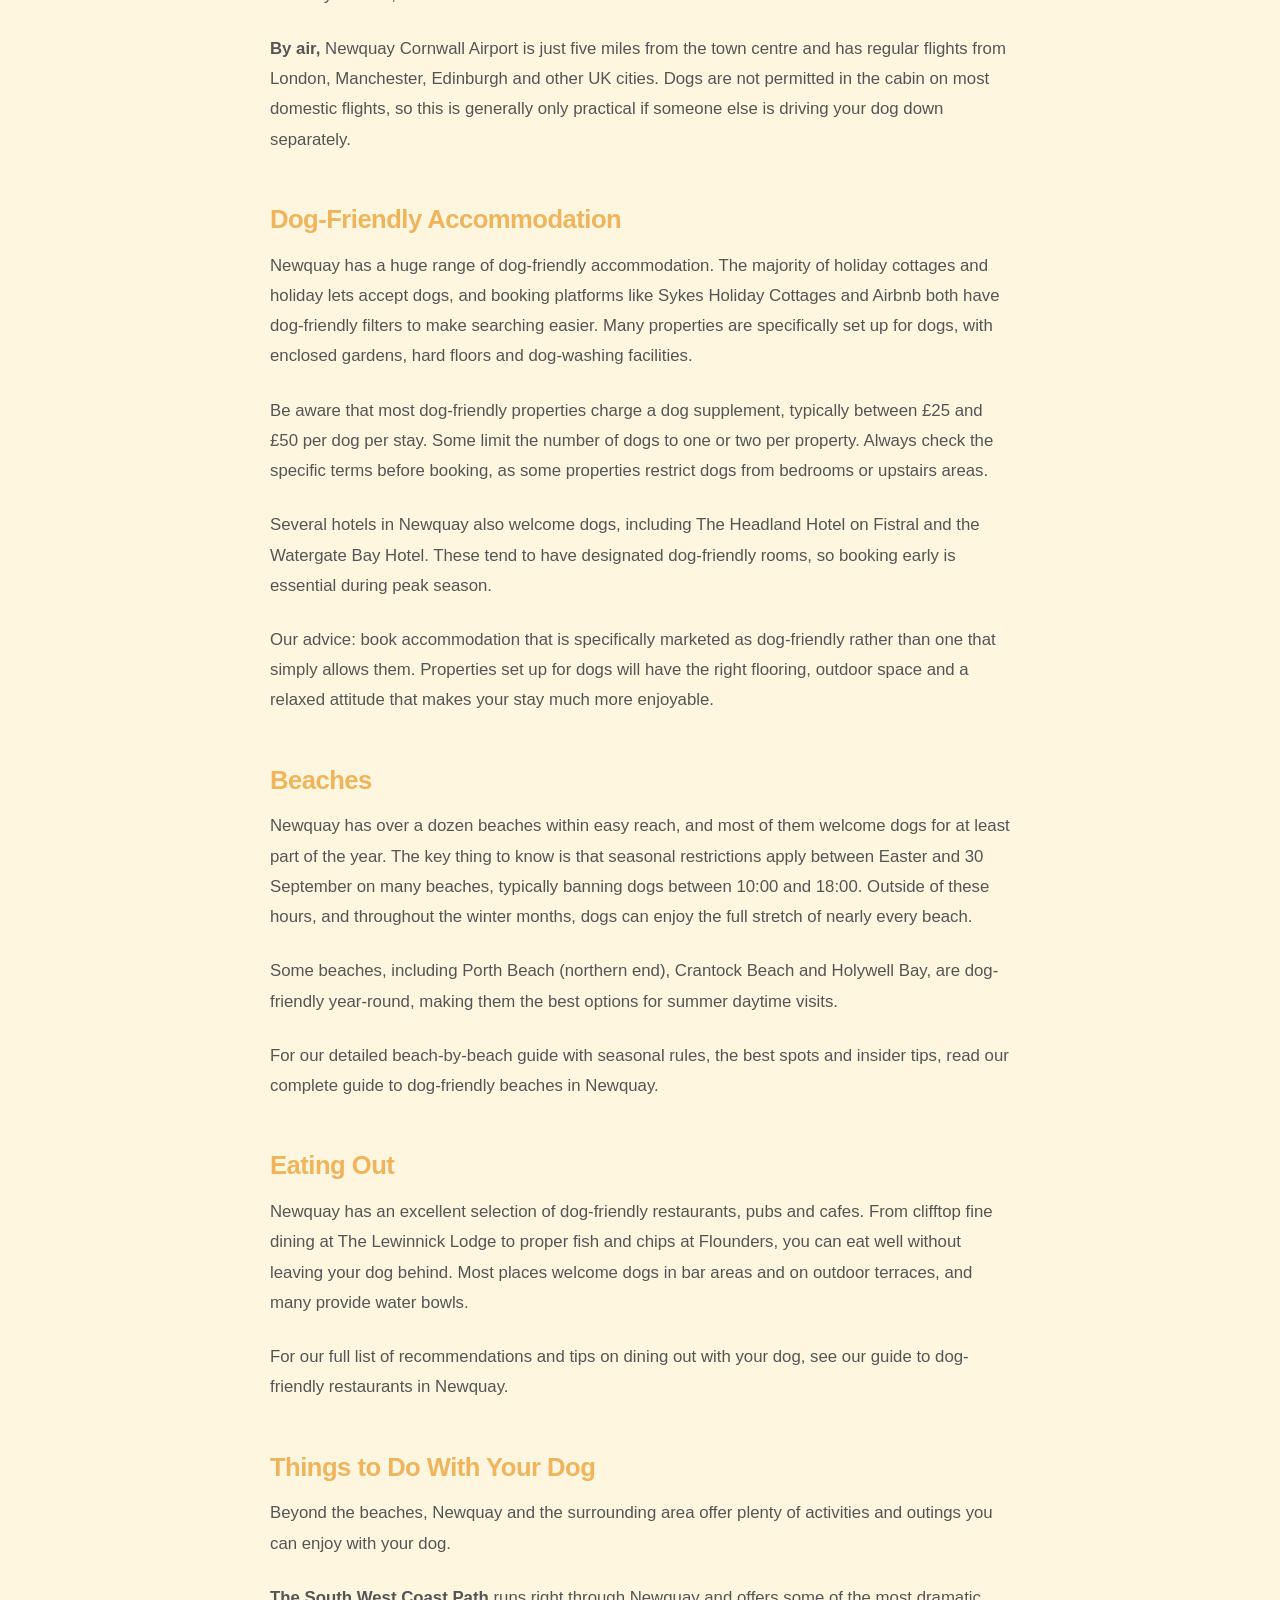
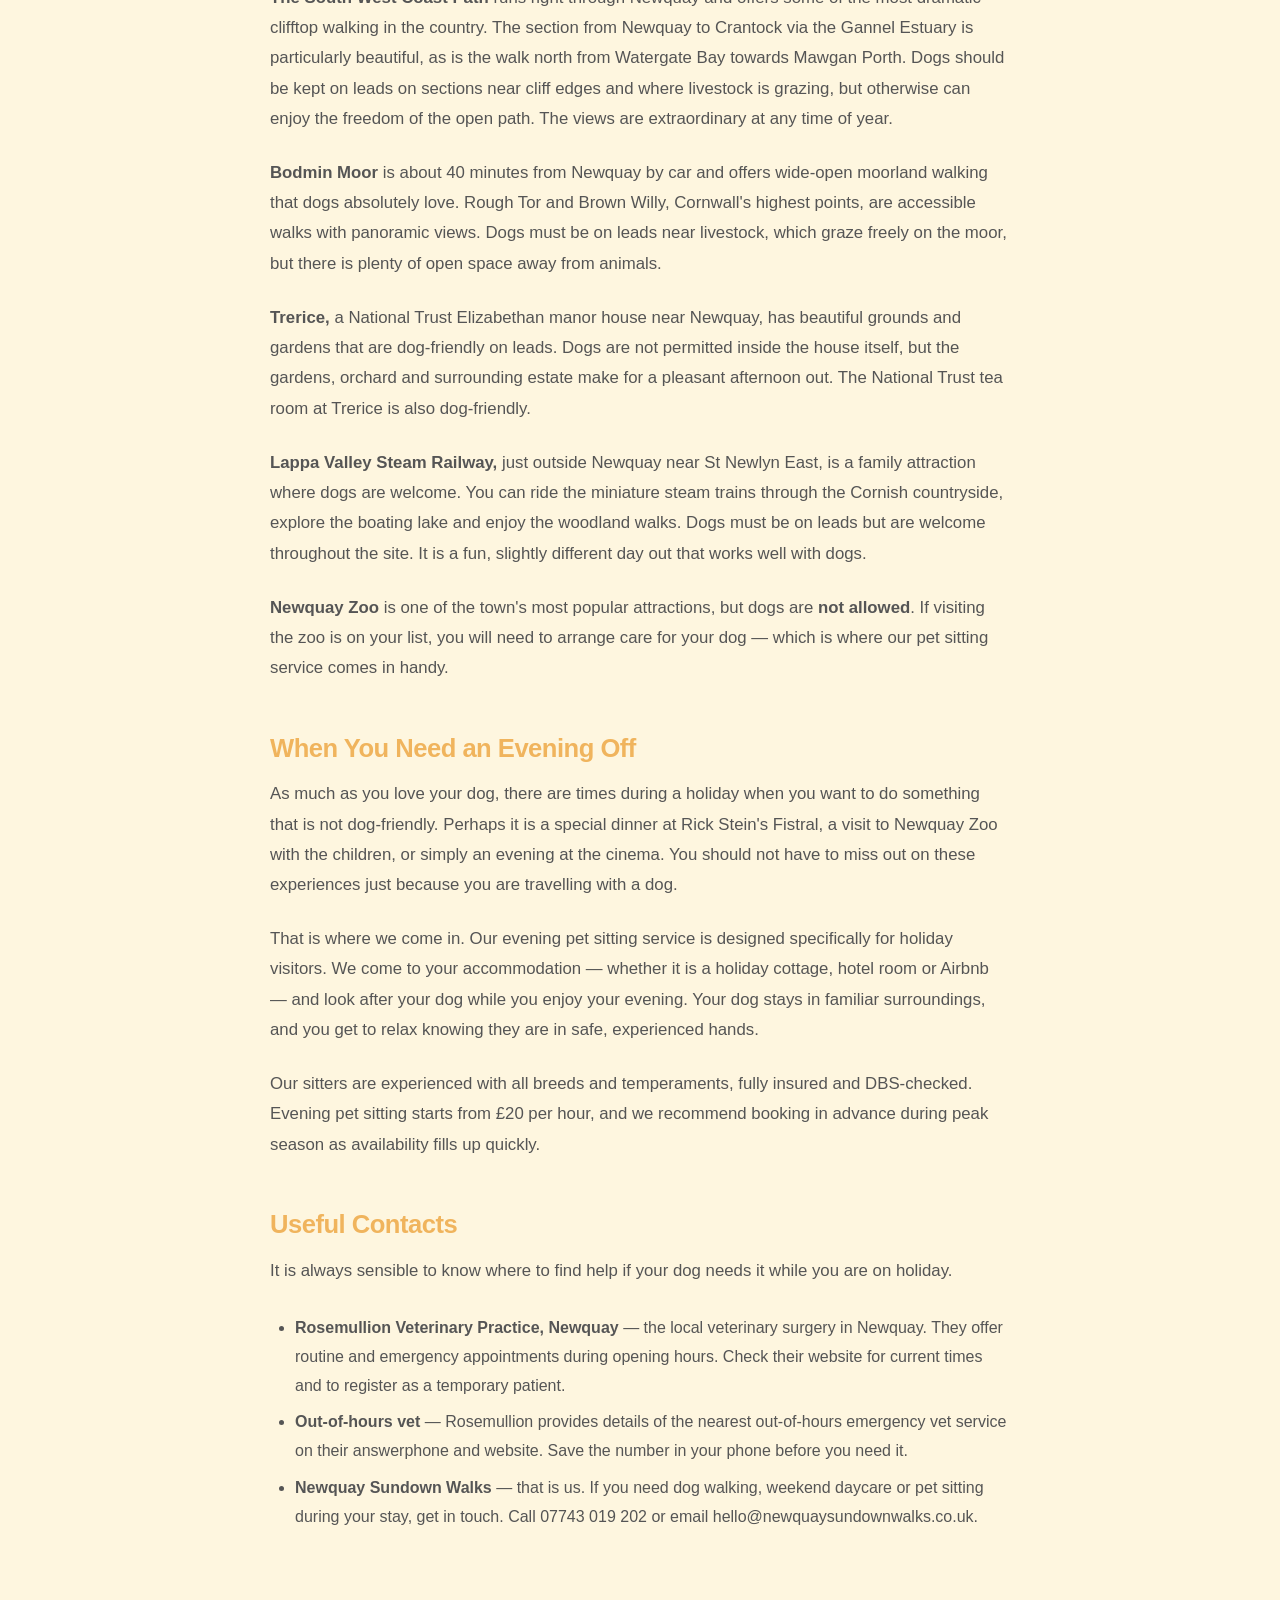
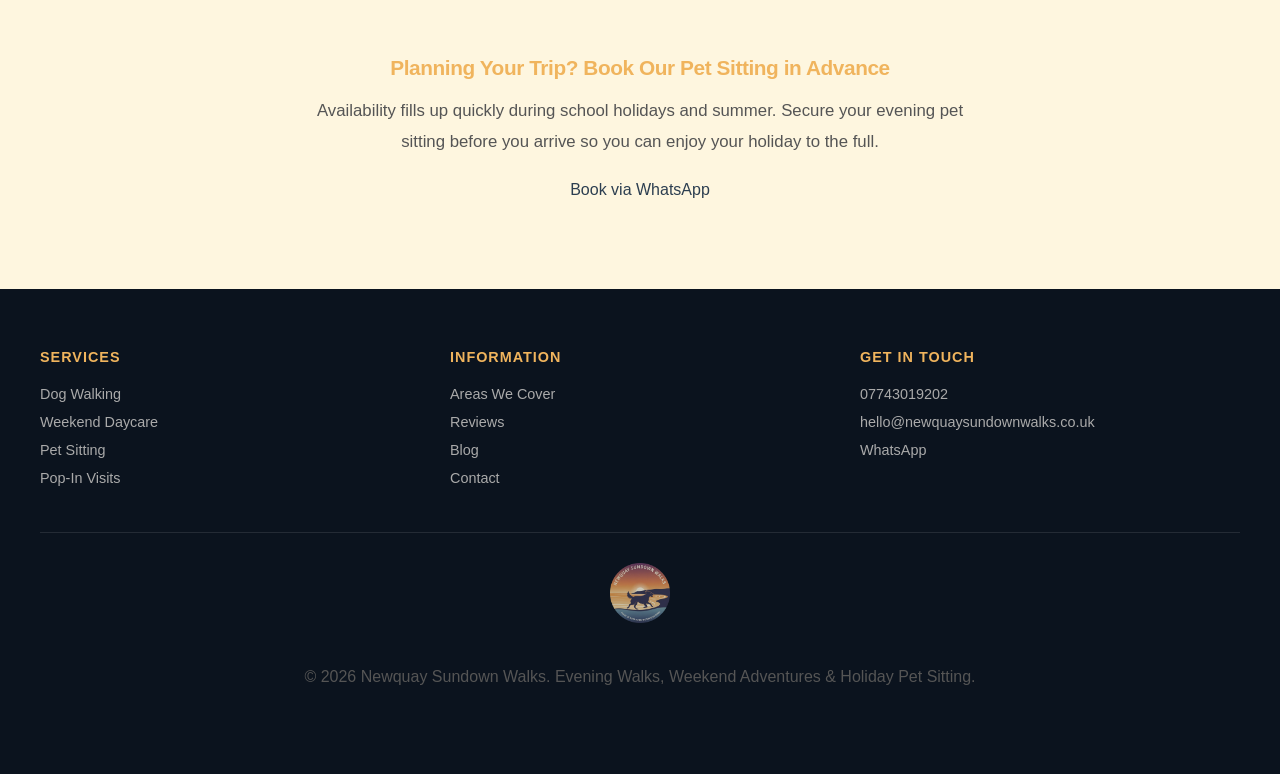
<file: blog/visiting-newquay-with-your-dog.html>
<!DOCTYPE html>
<html lang="en-GB">
<head>
    <meta charset="UTF-8">
    <meta name="viewport" content="width=device-width, initial-scale=1.0">
    <title>Visiting Newquay With Your Dog: Everything You Need to Know (2026)</title>
    <meta name="description" content="Planning a dog-friendly holiday in Newquay? Our complete guide covers beaches, restaurants, accommodation tips, and what to do when you need an evening off.">
    <meta name="robots" content="index, follow">
    <link rel="canonical" href="https://newquaysundownwalks.co.uk/blog/visiting-newquay-with-your-dog.html">
    <link rel="preconnect" href="https://fonts.googleapis.com">
    <link rel="preconnect" href="https://fonts.gstatic.com" crossorigin>
    <link href="https://fonts.googleapis.com/css2?family=Inter:wght@400;500;600;700&family=Playfair+Display:wght@700&display=swap" rel="stylesheet">
    <link rel="stylesheet" href="../style.css?v=2">
    <script type="application/ld+json">
    {
        "@context": "https://schema.org",
        "@type": "BlogPosting",
        "headline": "Visiting Newquay With Your Dog: Everything You Need to Know",
        "description": "Planning a dog-friendly holiday in Newquay? Our complete guide covers beaches, restaurants, accommodation tips, and what to do when you need an evening off.",
        "url": "https://newquaysundownwalks.co.uk/blog/visiting-newquay-with-your-dog.html",
        "datePublished": "2026-03-23",
        "dateModified": "2026-03-23",
        "author": {
            "@type": "Organization",
            "name": "Newquay Sundown Walks",
            "url": "https://newquaysundownwalks.co.uk"
        },
        "publisher": {
            "@type": "Organization",
            "name": "Newquay Sundown Walks",
            "url": "https://newquaysundownwalks.co.uk"
        },
        "image": "https://newquaysundownwalks.co.uk/images/collie-on-beach.webp",
        "mainEntityOfPage": {
            "@type": "WebPage",
            "@id": "https://newquaysundownwalks.co.uk/blog/visiting-newquay-with-your-dog.html"
        }
    }
    </script>
</head>
<body>
    <canvas id="starsCanvas"></canvas>
    <div class="menu-overlay"></div>
    <a href="/contact.html" class="floating-book-btn">
        <span class="btn-icon">📅</span>
        <span class="btn-text">Book Now</span>
    </a>
    <a href="https://wa.me/qr/MWIQHF6UPTQKC1" target="_blank" rel="noopener noreferrer" class="whatsapp-float" aria-label="Contact us on WhatsApp">
        <svg viewBox="0 0 32 32" xmlns="http://www.w3.org/2000/svg">
            <path d="M16 0C7.164 0 0 7.164 0 16c0 2.826.735 5.479 2.016 7.786L0 32l8.433-2.015A15.93 15.93 0 0016 32c8.836 0 16-7.164 16-16S24.836 0 16 0zm0 29.334c-2.568 0-5.053-.739-7.193-2.133l-.516-.306-5.345 1.279 1.279-5.345-.306-.516A13.264 13.264 0 012.666 16c0-7.364 5.97-13.334 13.334-13.334S29.334 8.636 29.334 16 23.364 29.334 16 29.334z"/>
            <path d="M23.567 19.433c-.4-.2-2.367-1.167-2.734-1.3-.366-.134-.633-.2-.9.2-.266.4-1.033 1.3-1.267 1.567-.233.266-.466.3-.866.1-.4-.2-1.687-.622-3.213-1.98-1.188-1.058-1.99-2.365-2.223-2.765-.234-.4-.025-.616.175-.816.18-.18.4-.466.6-.7.2-.233.267-.4.4-.667.133-.266.067-.5-.033-.7-.1-.2-.9-2.167-1.233-2.967-.324-.778-.654-.673-.9-.686-.233-.012-.5-.015-.767-.015s-.7.1-1.067.5c-.366.4-1.4 1.367-1.4 3.333s1.434 3.867 1.634 4.133c.2.267 2.833 4.325 6.866 6.067.959.413 1.708.66 2.292.845.963.306 1.839.263 2.531.159.772-.115 2.367-.967 2.7-1.9.333-.933.333-1.733.233-1.9-.1-.167-.367-.267-.767-.467z"/>
        </svg>
    </a>

    <header>
        <nav role="navigation" aria-label="Main navigation">
            <a href="/" class="logo-container">
                <img src="../images/sundown-walks-logo.webp" alt="Newquay Sundown Walks Logo" class="logo-img">
            </a>
            <div class="nav-right">
                <button id="themeToggle" class="theme-toggle-btn" aria-label="Toggle Dark Mode">
                    <span class="icon">🌙</span>
                </button>
                <button class="hamburger" aria-label="Open Menu">☰</button>
                <ul class="nav-links">
                    <li><a href="/">Home</a></li>
                    <li><a href="/dog-walking-newquay.html">Dog Walking</a></li>
                    <li><a href="/weekend-dog-daycare-newquay.html">Daycare</a></li>
                    <li><a href="/pet-sitting-newquay.html">Pet Sitting</a></li>
                    <li><a href="/reviews.html">Reviews</a></li>
                    <li><a href="/contact.html" class="nav-cta">Contact</a></li>
                </ul>
            </div>
        </nav>
    </header>

    <main>
        <article class="blog-post">
            <div class="container">
                <nav class="breadcrumb" aria-label="Breadcrumb">
                    <ol>
                        <li><a href="/">Home</a></li>
                        <li><a href="/blog/">Blog</a></li>
                        <li aria-current="page">Visiting Newquay With Your Dog</li>
                    </ol>
                </nav>

                <h1>Visiting Newquay With Your Dog: Everything You Need to Know</h1>
                <p class="blog-meta">Updated 23 March 2026</p>

                <img src="../images/collie-on-beach.webp" alt="Collie enjoying a beach walk in Newquay" class="blog-hero-image" loading="eager">

                <p>Newquay is a brilliant place to bring a dog. Most of the pubs are dog-friendly, the beaches are incredible (with some seasonal rules to know about), and the coastal walks are some of the best in the country. People here are used to dogs — you won't get funny looks.</p>

                <p>I look after visiting dogs every week, so here's everything I'd tell a mate planning a trip down with their dog.</p>

                <h2>Getting Here With Your Dog</h2>

                <p><strong>By car</strong> is the easiest option for travelling with a dog. Newquay is reached via the A30 and then the A392, and the journey from the M5 at Exeter takes around two hours. Most holiday accommodation has parking, and having a car makes it easy to explore the wider area including beaches further along the coast.</p>

                <p><strong>By train,</strong> Great Western Railway operates a branch line service to Newquay station from Par, connecting with the main line from London Paddington, Bristol and Exeter. Dogs travel free on GWR services and are welcome on all trains. The Newquay branch line is one of the most scenic railway journeys in Cornwall, winding through valleys and over viaducts. Newquay station is centrally located, a short walk from the town centre and beaches.</p>

                <p><strong>By air,</strong> Newquay Cornwall Airport is just five miles from the town centre and has regular flights from London, Manchester, Edinburgh and other UK cities. Dogs are not permitted in the cabin on most domestic flights, so this is generally only practical if someone else is driving your dog down separately.</p>

                <h2>Dog-Friendly Accommodation</h2>

                <p>Newquay has a huge range of dog-friendly accommodation. The majority of holiday cottages and holiday lets accept dogs, and booking platforms like Sykes Holiday Cottages and Airbnb both have dog-friendly filters to make searching easier. Many properties are specifically set up for dogs, with enclosed gardens, hard floors and dog-washing facilities.</p>

                <p>Be aware that most dog-friendly properties charge a dog supplement, typically between &pound;25 and &pound;50 per dog per stay. Some limit the number of dogs to one or two per property. Always check the specific terms before booking, as some properties restrict dogs from bedrooms or upstairs areas.</p>

                <p>Several hotels in Newquay also welcome dogs, including The Headland Hotel on Fistral and the Watergate Bay Hotel. These tend to have designated dog-friendly rooms, so booking early is essential during peak season.</p>

                <p>Our advice: book accommodation that is specifically marketed as dog-friendly rather than one that simply allows them. Properties set up for dogs will have the right flooring, outdoor space and a relaxed attitude that makes your stay much more enjoyable.</p>

                <h2>Beaches</h2>

                <p>Newquay has over a dozen beaches within easy reach, and most of them welcome dogs for at least part of the year. The key thing to know is that seasonal restrictions apply between Easter and 30 September on many beaches, typically banning dogs between 10:00 and 18:00. Outside of these hours, and throughout the winter months, dogs can enjoy the full stretch of nearly every beach.</p>

                <p>Some beaches, including Porth Beach (northern end), Crantock Beach and Holywell Bay, are dog-friendly year-round, making them the best options for summer daytime visits.</p>

                <p>For our detailed beach-by-beach guide with seasonal rules, the best spots and insider tips, read our <a href="/blog/dog-friendly-beaches-newquay.html">complete guide to dog-friendly beaches in Newquay</a>.</p>

                <h2>Eating Out</h2>

                <p>Newquay has an excellent selection of dog-friendly restaurants, pubs and cafes. From clifftop fine dining at The Lewinnick Lodge to proper fish and chips at Flounders, you can eat well without leaving your dog behind. Most places welcome dogs in bar areas and on outdoor terraces, and many provide water bowls.</p>

                <p>For our full list of recommendations and tips on dining out with your dog, see our <a href="/blog/dog-friendly-restaurants-newquay.html">guide to dog-friendly restaurants in Newquay</a>.</p>

                <h2>Things to Do With Your Dog</h2>

                <p>Beyond the beaches, Newquay and the surrounding area offer plenty of activities and outings you can enjoy with your dog.</p>

                <p><strong>The South West Coast Path</strong> runs right through Newquay and offers some of the most dramatic clifftop walking in the country. The section from Newquay to Crantock via the Gannel Estuary is particularly beautiful, as is the walk north from Watergate Bay towards Mawgan Porth. Dogs should be kept on leads on sections near cliff edges and where livestock is grazing, but otherwise can enjoy the freedom of the open path. The views are extraordinary at any time of year.</p>

                <p><strong>Bodmin Moor</strong> is about 40 minutes from Newquay by car and offers wide-open moorland walking that dogs absolutely love. Rough Tor and Brown Willy, Cornwall's highest points, are accessible walks with panoramic views. Dogs must be on leads near livestock, which graze freely on the moor, but there is plenty of open space away from animals.</p>

                <p><strong>Trerice,</strong> a National Trust Elizabethan manor house near Newquay, has beautiful grounds and gardens that are dog-friendly on leads. Dogs are not permitted inside the house itself, but the gardens, orchard and surrounding estate make for a pleasant afternoon out. The National Trust tea room at Trerice is also dog-friendly.</p>

                <p><strong>Lappa Valley Steam Railway,</strong> just outside Newquay near St Newlyn East, is a family attraction where dogs are welcome. You can ride the miniature steam trains through the Cornish countryside, explore the boating lake and enjoy the woodland walks. Dogs must be on leads but are welcome throughout the site. It is a fun, slightly different day out that works well with dogs.</p>

                <p><strong>Newquay Zoo</strong> is one of the town's most popular attractions, but dogs are <strong>not allowed</strong>. If visiting the zoo is on your list, you will need to arrange care for your dog &mdash; which is where our <a href="/pet-sitting-newquay.html">pet sitting service</a> comes in handy.</p>

                <h2>When You Need an Evening Off</h2>

                <p>As much as you love your dog, there are times during a holiday when you want to do something that is not dog-friendly. Perhaps it is a special dinner at Rick Stein's Fistral, a visit to Newquay Zoo with the children, or simply an evening at the cinema. You should not have to miss out on these experiences just because you are travelling with a dog.</p>

                <p>That is where we come in. Our <a href="/pet-sitting-newquay.html">evening pet sitting service</a> is designed specifically for holiday visitors. We come to your accommodation &mdash; whether it is a holiday cottage, hotel room or Airbnb &mdash; and look after your dog while you enjoy your evening. Your dog stays in familiar surroundings, and you get to relax knowing they are in safe, experienced hands.</p>

                <p>Our sitters are experienced with all breeds and temperaments, fully insured and DBS-checked. Evening pet sitting starts from &pound;20 per hour, and we recommend booking in advance during peak season as availability fills up quickly.</p>

                <h2>Useful Contacts</h2>

                <p>It is always sensible to know where to find help if your dog needs it while you are on holiday.</p>

                <ul>
                    <li><strong>Rosemullion Veterinary Practice, Newquay</strong> &mdash; the local veterinary surgery in Newquay. They offer routine and emergency appointments during opening hours. Check their website for current times and to register as a temporary patient.</li>
                    <li><strong>Out-of-hours vet</strong> &mdash; Rosemullion provides details of the nearest out-of-hours emergency vet service on their answerphone and website. Save the number in your phone before you need it.</li>
                    <li><strong>Newquay Sundown Walks</strong> &mdash; that is us. If you need dog walking, weekend daycare or pet sitting during your stay, get in touch. Call <a href="tel:07743019202">07743 019 202</a> or email <a href="mailto:hello@newquaysundownwalks.co.uk">hello@newquaysundownwalks.co.uk</a>.</li>
                </ul>

                <div class="cta-box">
                    <h3>Planning Your Trip? Book Our Pet Sitting in Advance</h3>
                    <p>Availability fills up quickly during school holidays and summer. Secure your evening pet sitting before you arrive so you can enjoy your holiday to the full.</p>
                    <a href="https://wa.me/qr/MWIQHF6UPTQKC1" target="_blank" rel="noopener noreferrer" class="btn">Book via WhatsApp</a>
                </div>
            </div>
        </article>
    </main>

    <footer>
        <div class="container">
            <div class="footer-nav">
                <div>
                    <h4>Services</h4>
                    <ul>
                        <li><a href="/dog-walking-newquay.html">Dog Walking</a></li>
                        <li><a href="/weekend-dog-daycare-newquay.html">Weekend Daycare</a></li>
                        <li><a href="/pet-sitting-newquay.html">Pet Sitting</a></li>
                        <li><a href="/pop-in-visits-newquay.html">Pop-In Visits</a></li>
                    </ul>
                </div>
                <div>
                    <h4>Information</h4>
                    <ul>
                        <li><a href="/areas-we-cover.html">Areas We Cover</a></li>
                        <li><a href="/reviews.html">Reviews</a></li>
                        <li><a href="/blog/">Blog</a></li>
                        <li><a href="/contact.html">Contact</a></li>
                    </ul>
                </div>
                <div>
                    <h4>Get In Touch</h4>
                    <ul>
                        <li><a href="tel:07743019202">07743019202</a></li>
                        <li><a href="mailto:hello@newquaysundownwalks.co.uk">hello@newquaysundownwalks.co.uk</a></li>
                        <li><a href="https://wa.me/qr/MWIQHF6UPTQKC1" target="_blank" rel="noopener noreferrer">WhatsApp</a></li>
                    </ul>
                </div>
            </div>
            <div class="footer-bottom">
                <img src="../images/sundown-walks-logo.webp" alt="Newquay Sundown Walks" class="footer-logo">
                <p>&copy; 2026 Newquay Sundown Walks. Evening Walks, Weekend Adventures & Holiday Pet Sitting.</p>
            </div>
        </div>
    </footer>

    <script src="../shared.js?v=2" defer></script>
</body>
</html>
</file>
<file: style.css>
/* =========================================
   1. VARIABLES & RESET
   ========================================= */
:root {
    --primary: #526C83;
    --gold: #F0B45D;
    --gold-dark: #d89844;
    
    /* LIGHT MODE (Default) */
    --bg-color: #FEF6DF; 
    --text-main: #2c3e50;
    --text-muted: #555;
    
    /* Glass Variables (Light) */
    --glass-bg: rgba(255, 255, 255, 0.85);
    --glass-border: rgba(255, 255, 255, 0.5);
    --shadow: 0 15px 35px rgba(0,0,0,0.1);
    
    --radius: 20px;
    --container-width: 1200px;
}

/* DARK MODE OVERRIDES */
body.dark-mode {
    --bg-color: #0B131E;
    --text-main: #EAEAEA;
    --text-muted: #aaa;
    
    --glass-bg: rgba(20, 30, 48, 0.7);
    --glass-border: rgba(255, 255, 255, 0.1);
    --shadow: 0 15px 35px rgba(0,0,0,0.4);
}

html { scroll-behavior: smooth; }
body {
    font-family: 'Nunito', sans-serif;
    background-color: var(--bg-color);
    color: var(--text-main);
    margin: 0; padding: 0;
    transition: background-color 0.5s ease, color 0.5s ease;
    overflow-x: hidden;
}

/* SCROLL LOCK (For when menu is open) */
body.no-scroll {
    overflow: hidden;
    position: fixed;
    width: 100%;
}

h1, h2, h3, h4 { font-family: 'Outfit', sans-serif; font-weight: 700; color: var(--gold); margin-top: 0; letter-spacing: -0.02em; }
p { line-height: 1.7; margin-bottom: 1.5rem; color: var(--text-muted); }
body.dark-mode p { color: var(--text-muted); }

a { text-decoration: none; color: inherit; }
img { max-width: 100%; height: auto; border-radius: var(--radius); }

/* =========================================
   2. LAYOUT UTILITIES
   ========================================= */
section {
    width: 100%;
    padding: 120px 0;
    position: relative;
    z-index: 2;
}

.container {
    max-width: var(--container-width);
    margin: 0 auto;
    padding: 0 20px;
}

.section-header { text-align: center; margin-bottom: 80px; max-width: 700px; margin-left: auto; margin-right: auto; }
.section-intro { max-width: 600px; margin-left: auto; margin-right: auto; }

/* =========================================
   3. UI COMPONENTS (Buttons & Glass)
   ========================================= */
.premium-glass {
    background: var(--glass-bg);
    backdrop-filter: blur(12px);
    -webkit-backdrop-filter: blur(12px);
    border: 1px solid var(--glass-border);
    border-radius: var(--radius);
    box-shadow: var(--shadow);
    padding: 30px;
    transition: transform 0.3s ease, background 0.5s ease;
}
.premium-glass:hover { transform: translateY(-5px); }

.cta-button {
    display: inline-block;
    padding: 15px 30px;
    border-radius: 50px;
    font-weight: 700;
    text-transform: uppercase;
    font-size: 0.9rem;
    letter-spacing: 1px;
    transition: 0.3s;
}
.cta-button.primary {
    background: linear-gradient(135deg, var(--gold), var(--gold-dark));
    color: white;
    box-shadow: 0 5px 15px rgba(240, 180, 93, 0.4);
}
.cta-button.secondary {
    background: transparent;
    border: 2px solid var(--gold);
    color: var(--gold);
    margin-left: 10px;
}
.cta-button:hover { transform: translateY(-2px); filter: brightness(1.1); }

/* Theme Toggle Button */
.theme-toggle-btn {
    background: rgba(0,0,0,0.05);
    border: none;
    border-radius: 50%;
    width: 40px;
    height: 40px;
    cursor: pointer;
    font-size: 1.2rem;
    margin-right: 15px;
    transition: 0.3s;
    display: flex;
    align-items: center;
    justify-content: center;
}
.theme-toggle-btn:hover { background: rgba(0,0,0,0.1); }
body.dark-mode .theme-toggle-btn { background: rgba(255,255,255,0.1); }

/* Floating Buttons */
.floating-book-btn {
    position: fixed; bottom: 30px; right: 30px;
    background: linear-gradient(135deg, var(--gold), var(--gold-dark));
    color: white; padding: 12px 25px; border-radius: 50px;
    z-index: 100; font-weight: 700; display: flex; align-items: center; gap: 8px;
    box-shadow: 0 5px 20px rgba(0,0,0,0.3);
}
.whatsapp-float {
    position: fixed; bottom: 90px; right: 30px;
    width: 55px; height: 55px; background: #25D366;
    border-radius: 50%; display: flex; align-items: center; justify-content: center;
    z-index: 100; box-shadow: 0 5px 15px rgba(0,0,0,0.2);
    transition: transform 0.2s;
}
.whatsapp-float:hover { transform: scale(1.1); }
.whatsapp-float svg { width: 30px; fill: white; }

/* =========================================
   4. HEADER & HERO
   ========================================= */
header {
    position: sticky; top: 0; 
    z-index: 1001; /* FIX: Increased to sit above the overlay (1000) */
    padding: 10px 0;
    background: var(--glass-bg);
    backdrop-filter: blur(10px);
    border-bottom: 1px solid var(--glass-border);
    transition: background 0.5s ease;
}
nav {
    max-width: var(--container-width); margin: 0 auto;
    display: flex; justify-content: space-between; align-items: center;
    padding: 0 20px;
}
.nav-right { display: flex; align-items: center; }

.logo-img { height: 50px; }
.nav-links { list-style: none; display: flex; gap: 30px; margin: 0; padding: 0; align-items: center; }
.nav-links a { font-weight: 600; font-size: 0.95rem; color: var(--text-main); transition: 0.2s; }
.nav-links a:hover { color: var(--gold); }
.nav-cta {
    background: var(--gold); color: white !important;
    padding: 8px 20px; border-radius: 20px;
}

/* HERO: Full width background */
.hero {
    min-height: 85vh;
    display: flex; align-items: center; justify-content: center; text-align: center;
    background: linear-gradient(rgba(13, 27, 42, 0.4), rgba(13, 27, 42, 0.6)), url('images/collie-on-beach.webp');
    background-size: cover; background-position: center;
    color: white; 
    padding: 0;
}
.hero-container {
    width: 100%;
    height: 100%;
    display: flex;
    justify-content: center;
    align-items: center;
    padding: 100px 20px;
}
.hero-content { max-width: 800px; z-index: 2; }
.hero h1 { font-size: 4rem; line-height: 1.1; margin-bottom: 20px; color: white; text-shadow: 0 4px 10px rgba(0,0,0,0.3); }
.hero p { color: rgba(255,255,255,0.9); } 

.hero-tag { background: var(--gold); color: #fff; padding: 5px 15px; border-radius: 20px; font-weight: 700; font-size: 0.8rem; text-transform: uppercase; letter-spacing: 1px; margin-bottom: 15px; display: inline-block; }
.subtitle { font-size: 1.3rem; margin-bottom: 40px; }

/* =========================================
   5. SERVICES & CONTENT
   ========================================= */
.service-card-large {
    display: flex; align-items: center; gap: 50px; margin-bottom: 60px;
    background: var(--glass-bg);
}
.service-card-large.reverse-layout { flex-direction: row-reverse; }

.service-content { flex: 1; padding: 20px; }
.service-img-wrapper { flex: 1; height: 100%; }
.service-img-wrapper img { width: 100%; height: 400px; object-fit: cover; }

.service-icon { font-size: 3rem; margin-bottom: 15px; }
.service-tag { color: var(--primary); font-weight: 800; text-transform: uppercase; font-size: 0.85rem; letter-spacing: 1px; margin-bottom: 10px; }
body.dark-mode .service-tag { color: #8baec9; }
.service-content h3 { font-size: 2.2rem; color: var(--text-main); margin-bottom: 15px; }

.feature-list { list-style: none; padding: 0; margin-top: 20px; }
.feature-list li { padding: 10px 0; border-bottom: 1px solid var(--glass-border); position: relative; padding-left: 30px; color: var(--text-muted); }
.feature-list li::before { content: '✓'; color: var(--gold); position: absolute; left: 0; font-weight: bold; }

/* =========================================
   6. TRUST & GALLERY
   ========================================= */
.trust-grid { display: grid; grid-template-columns: repeat(4, 1fr); gap: 20px; text-align: center; }
.trust-icon { font-size: 2.5rem; margin-bottom: 15px; }
.trust-item h3 { color: var(--text-main); margin-bottom: 5px; font-size: 1.1rem; }

.photo-grid { display: grid; grid-template-columns: repeat(auto-fit, minmax(250px, 1fr)); gap: 15px; margin-top: 40px; }
.gallery-img { width: 100%; aspect-ratio: 4/3; object-fit: cover; transition: transform 0.3s; border-radius: var(--radius); box-shadow: var(--shadow); }
.gallery-img:hover { transform: scale(1.02); }
.text-link { color: var(--gold); font-weight: 700; border-bottom: 2px solid var(--gold); }

/* =========================================
   7. PRICING
   ========================================= */
.pricing-container { display: grid; grid-template-columns: repeat(auto-fit, minmax(260px, 1fr)); gap: 30px; margin-top: 40px; max-width: 1100px; margin-left: auto; margin-right: auto; }
.pricing-card { text-align: center; position: relative; background: var(--glass-bg); }
.pricing-card.featured { transform: scale(1.05); border: 2px solid var(--gold); z-index: 3; }

.badge { position: absolute; top: -15px; left: 50%; transform: translateX(-50%); background: var(--gold); color: white; padding: 5px 15px; border-radius: 20px; font-weight: 700; font-size: 0.8rem; text-transform: uppercase; }
.badge.new { background: #526C83; }

.price { font-size: 3rem; font-weight: 800; color: var(--text-main); font-family: 'Outfit'; margin: 15px 0; }
.price-sub { color: #888; margin-top: -10px; font-size: 0.9rem; }
.pricing-card hr { border: 0; height: 1px; background: var(--glass-border); margin: 20px 0; }
.pricing-card ul { list-style: none; padding: 0; text-align: left; margin-bottom: 30px; }
.pricing-card ul li { padding: 8px 0; color: var(--text-muted); }

.btn-outline, .btn-filled { display: block; padding: 12px; border-radius: 10px; font-weight: 700; transition: 0.2s; }
.btn-outline { border: 2px solid var(--glass-border); color: var(--text-muted); }
.btn-filled { background: var(--gold); color: white; }
.btn-outline:hover { border-color: var(--gold); color: var(--gold); }
.btn-filled:hover { background: var(--gold-dark); }

/* =========================================
   8. REVIEWS, FAQ & CONTACT
   ========================================= */
.review-showcase { text-align: center; max-width: 800px; margin: 0 auto; padding: 50px; }
.stars { color: var(--gold); font-size: 1.5rem; margin-bottom: 20px; }
.review-quote { font-size: 1.4rem; font-style: italic; color: var(--text-main); }
.review-author { font-weight: 700; margin-top: 20px; color: var(--primary); }
body.dark-mode .review-author { color: #8baec9; }

.random-review-btn {
    background: transparent;
    color: var(--text-muted);
    border: 1px solid var(--glass-border);
    padding: 8px 20px;
    border-radius: 20px;
    cursor: pointer;
    font-size: 0.9em;
    font-weight: 600;
    margin: 20px 0;
    transition: 0.2s;
}
.random-review-btn:hover { background: var(--gold); border-color: var(--gold); color: white; }

.review-controls button { background: none; border: 1px solid var(--glass-border); color: var(--text-main); width: 40px; height: 40px; border-radius: 50%; cursor: pointer; margin: 0 10px; transition: 0.2s; }
.review-controls button:hover { background: var(--gold); border-color: var(--gold); color: white; }

.faq-grid { display: grid; grid-template-columns: repeat(auto-fit, minmax(300px, 1fr)); gap: 30px; }
.faq-item h3 { color: var(--text-main); margin-bottom: 10px; font-size: 1.2rem; }
.faq-item p { font-size: 0.95rem; margin: 0; }

.contact-box { text-align: center; max-width: 700px; margin: 0 auto; }
.contact-methods { display: flex; flex-direction: column; gap: 15px; margin-top: 30px; }
.contact-method { display: flex; align-items: center; background: var(--glass-bg); padding: 15px; border-radius: 15px; gap: 20px; transition: 0.2s; box-shadow: 0 5px 15px rgba(0,0,0,0.05); }
.contact-method:hover { transform: translateX(5px); }
.contact-method .icon { font-size: 1.5rem; background: rgba(0,0,0,0.05); width: 50px; height: 50px; display: flex; align-items: center; justify-content: center; border-radius: 50%; }
body.dark-mode .contact-method .icon { background: rgba(255,255,255,0.1); }
.contact-method .details { display: flex; flex-direction: column; text-align: left; }
.contact-method .label { font-size: 0.8rem; color: #888; text-transform: uppercase; }
.contact-method .value { font-weight: 700; color: var(--text-main); }

/* =========================================
   9. PAGE HERO (Inner pages - shorter)
   ========================================= */
.page-hero {
    min-height: 40vh;
    display: flex; align-items: center; justify-content: center; text-align: center;
    background-size: cover; background-position: center;
    color: white;
    padding: 0;
}
.page-hero .hero-content { max-width: 800px; z-index: 2; }
.page-hero h1 { font-size: 3rem; line-height: 1.1; margin-bottom: 15px; color: white; text-shadow: 0 4px 10px rgba(0,0,0,0.3); }
.page-hero p { color: rgba(255,255,255,0.9); font-size: 1.2rem; }

/* Breadcrumbs */
.breadcrumb { padding: 15px 0; font-size: 0.85rem; }
.breadcrumb a { color: var(--gold); }
.breadcrumb span { color: var(--text-muted); }

/* =========================================
   10. SERVICE DETAIL PAGE
   ========================================= */
.service-detail { max-width: 800px; }
.service-detail p { font-size: 1.05rem; }
.service-detail h2 { margin-top: 50px; }

.service-overview-grid {
    display: grid;
    grid-template-columns: repeat(auto-fit, minmax(250px, 1fr));
    gap: 25px;
    margin-top: 40px;
}
.service-overview-card {
    text-align: center;
    padding: 30px 20px;
    text-decoration: none;
    display: block;
}
.service-overview-card .service-icon { font-size: 2.5rem; margin-bottom: 10px; }
.service-overview-card h3 { font-size: 1.3rem; color: var(--text-main); margin-bottom: 8px; }
.service-overview-card .price { font-size: 1.5rem; font-weight: 800; color: var(--gold); font-family: 'Outfit'; margin: 10px 0; }
.service-overview-card p { font-size: 0.9rem; margin-bottom: 0; }
.service-overview-card .card-link { color: var(--gold); font-weight: 700; font-size: 0.85rem; text-transform: uppercase; letter-spacing: 0.5px; margin-top: 15px; display: inline-block; }

/* Cross-link banner */
.cross-link {
    display: flex; align-items: center; gap: 30px;
    padding: 30px;
    margin: 40px 0;
}
.cross-link p { margin: 0; }
.cross-link .cta-button { white-space: nowrap; }

/* Timeline (daycare page) */
.timeline { max-width: 600px; margin: 40px 0; }
.timeline-item { display: flex; gap: 20px; padding: 15px 0; border-bottom: 1px solid var(--glass-border); }
.timeline-time { font-weight: 800; color: var(--gold); font-family: 'Outfit'; min-width: 70px; }
.timeline-desc { color: var(--text-muted); }

/* =========================================
   11. REVIEW CARDS (Static - reviews page)
   ========================================= */
.review-grid { display: grid; grid-template-columns: repeat(auto-fit, minmax(320px, 1fr)); gap: 25px; margin-top: 40px; }
.review-card { padding: 30px; }
.review-card .stars { color: var(--gold); font-size: 1.2rem; margin-bottom: 15px; }
.review-card .review-text { font-size: 1rem; font-style: italic; color: var(--text-main); margin-bottom: 15px; }
.review-card .review-author { font-weight: 700; color: var(--primary); font-size: 0.9rem; margin: 0; }
body.dark-mode .review-card .review-author { color: #8baec9; }
.review-card .review-tag { display: inline-block; background: var(--glass-bg); border: 1px solid var(--glass-border); padding: 3px 10px; border-radius: 10px; font-size: 0.75rem; color: var(--text-muted); margin-top: 8px; }
.aggregate-rating { text-align: center; margin-bottom: 40px; }
.aggregate-rating .big-rating { font-size: 4rem; font-weight: 800; font-family: 'Outfit'; color: var(--text-main); }
.aggregate-rating .stars { font-size: 2rem; }

/* =========================================
   12. LOCATION CARDS (Areas page)
   ========================================= */
.location-grid { display: grid; grid-template-columns: repeat(auto-fit, minmax(320px, 1fr)); gap: 30px; margin-top: 40px; }
.location-card { overflow: hidden; padding: 0; }
.location-card img { width: 100%; height: 220px; object-fit: cover; border-radius: var(--radius) var(--radius) 0 0; }
.location-card .location-content { padding: 25px; }
.location-card h3 { color: var(--text-main); font-size: 1.3rem; margin-bottom: 10px; }
.location-card p { font-size: 0.95rem; margin-bottom: 0; }

/* =========================================
   13. BLOG
   ========================================= */
.blog-grid { display: grid; grid-template-columns: repeat(auto-fit, minmax(320px, 1fr)); gap: 30px; margin-top: 40px; }
.blog-card { overflow: hidden; padding: 0; display: flex; flex-direction: column; }
.blog-card img { width: 100%; height: 200px; object-fit: cover; border-radius: var(--radius) var(--radius) 0 0; }
.blog-card .blog-content { padding: 25px; flex: 1; display: flex; flex-direction: column; }
.blog-card h3 { color: var(--text-main); font-size: 1.2rem; margin-bottom: 10px; line-height: 1.3; }
.blog-card p { font-size: 0.9rem; flex: 1; }
.blog-card .read-more { color: var(--gold); font-weight: 700; font-size: 0.85rem; text-transform: uppercase; }

/* Blog Post (article page) */
.blog-post { max-width: 780px; margin: 0 auto; }
.blog-post h1 { color: var(--gold); font-size: 2.5rem; line-height: 1.2; margin-bottom: 10px; }
.blog-post .post-meta { color: var(--text-muted); font-size: 0.9rem; margin-bottom: 40px; }
.blog-post h2 { color: var(--gold); font-size: 1.6rem; margin-top: 50px; margin-bottom: 15px; }
.blog-post h3 { color: var(--text-main); font-size: 1.3rem; margin-top: 30px; margin-bottom: 10px; }
.blog-post p { font-size: 1.05rem; line-height: 1.8; }
.blog-post ul, .blog-post ol { color: var(--text-muted); line-height: 1.8; padding-left: 25px; margin-bottom: 1.5rem; }
.blog-post li { padding: 4px 0; }
.blog-post img { margin: 30px 0; }
.blog-post .cta-box { text-align: center; margin: 50px 0; padding: 40px; }
.blog-post .cta-box h3 { color: var(--gold); }

/* =========================================
   14. FOOTER (Multi-page with nav)
   ========================================= */
footer { background: #0B131E; color: #888; padding: 60px 20px; margin-top: 0; }
.footer-logo { height: 60px; margin-bottom: 20px; opacity: 0.8; }
.footer-nav { display: grid; grid-template-columns: repeat(auto-fit, minmax(200px, 1fr)); gap: 30px; max-width: var(--container-width); margin: 0 auto 40px; text-align: left; }
.footer-nav h4 { color: var(--gold); font-size: 0.9rem; text-transform: uppercase; letter-spacing: 1px; margin-bottom: 15px; }
.footer-nav ul { list-style: none; padding: 0; margin: 0; }
.footer-nav li { padding: 5px 0; }
.footer-nav a { color: #aaa; font-size: 0.9rem; transition: 0.2s; }
.footer-nav a:hover { color: var(--gold); }
.footer-bottom { text-align: center; padding-top: 30px; border-top: 1px solid rgba(255,255,255,0.1); }
.nav-active { color: var(--gold) !important; }

#starsCanvas { position: fixed; top: 0; left: 0; width: 100%; height: 100%; pointer-events: none; z-index: 0; }


/* =========================================
   10. MOBILE MENU & HAMBURGER (Fixed)
   ========================================= */

/* The Hamburger Button */
.hamburger {
    display: none;
    background: none;
    border: none;
    font-size: 2.2rem;
    color: var(--text-main);
    cursor: pointer;
    margin-left: 20px;
    padding: 5px;
    position: relative;
    transition: color 0.3s;
}
.hamburger:active { transform: scale(0.9); }

/* The Overlay (Darkens background) */
.menu-overlay {
    position: fixed;
    top: 0; left: 0;
    width: 100%; height: 100%;
    background: rgba(0,0,0,0.6);
    backdrop-filter: blur(4px); 
    z-index: 1000; /* FIX: Set to 1000 (Below Header which is 1001) */
    opacity: 0;
    visibility: hidden;
    transition: 0.3s ease;
}
.menu-overlay.active {
    opacity: 1;
    visibility: visible;
}

@media (max-width: 768px) {
    /* 1. Layout Fixes */
    section { padding: 60px 0; }
    .hero h1 { font-size: 2.5rem; }
    .page-hero h1 { font-size: 2rem; }
    .hero-container { padding: 80px 20px; }
    .cross-link { flex-direction: column; text-align: center; }
    .footer-nav { grid-template-columns: 1fr 1fr; }
    .blog-post h1 { font-size: 1.8rem; }
    
    /* 2. Slide-out Menu */
    .hamburger { display: block; }
    
    .nav-links {
        position: fixed;
        top: 0;
        right: 0;
        height: 100vh;
        width: 80%;
        max-width: 320px;
        background: var(--bg-color);
        flex-direction: column;
        justify-content: center;
        align-items: center;
        box-shadow: -10px 0 30px rgba(0,0,0,0.5);
        
        transform: translateX(100%);
        transition: transform 0.4s cubic-bezier(0.4, 0, 0.2, 1);
        z-index: 1002; /* Ensure it is top-most inside the header context */
        
        display: flex;
        border-left: 1px solid var(--glass-border);
    }

    .nav-links.active { transform: translateX(0); }
    
    .nav-links li { margin: 15px 0; width: 100%; text-align: center; }
    .nav-links a { font-size: 1.4rem; display: block; padding: 15px; width: 100%; }

    /* 3. Service Cards Stacking */
    .service-card-large { flex-direction: column !important; gap: 0; padding: 0; overflow: hidden; }
    .service-img-wrapper { width: 100%; height: 250px; }
    .service-content { padding: 30px 20px; }

    /* 4. Grids & Components */
    .pricing-container { grid-template-columns: 1fr; gap: 20px; }
    .pricing-card { width: 100%; max-width: none; }
    .pricing-card.featured { transform: scale(1); border-width: 4px; }
    .trust-grid { grid-template-columns: 1fr 1fr; gap: 15px; }
    .faq-grid { grid-template-columns: 1fr; }
    .contact-method { flex-direction: column; text-align: center; gap: 10px; }

    /* 5. Floating Buttons adjustment */
    .floating-book-btn { bottom: 20px; right: 20px; padding: 10px 20px; font-size: 0.9rem; }
    .whatsapp-float { bottom: 80px; right: 20px; width: 50px; height: 50px; }
    
    header { padding: 10px 0; }
    .logo-img { height: 40px; }
    .nav-right { flex: 1; justify-content: flex-end; }
}

@media (max-width: 480px) {
    .hero h1 { font-size: 2rem; }
    .page-hero h1 { font-size: 1.6rem; }
    .trust-grid { grid-template-columns: 1fr; }
    .review-quote { font-size: 1.1rem; }
    .subtitle { font-size: 1.1rem; }
    .footer-nav { grid-template-columns: 1fr; }
    .service-overview-grid { grid-template-columns: 1fr; }
}
</file>
